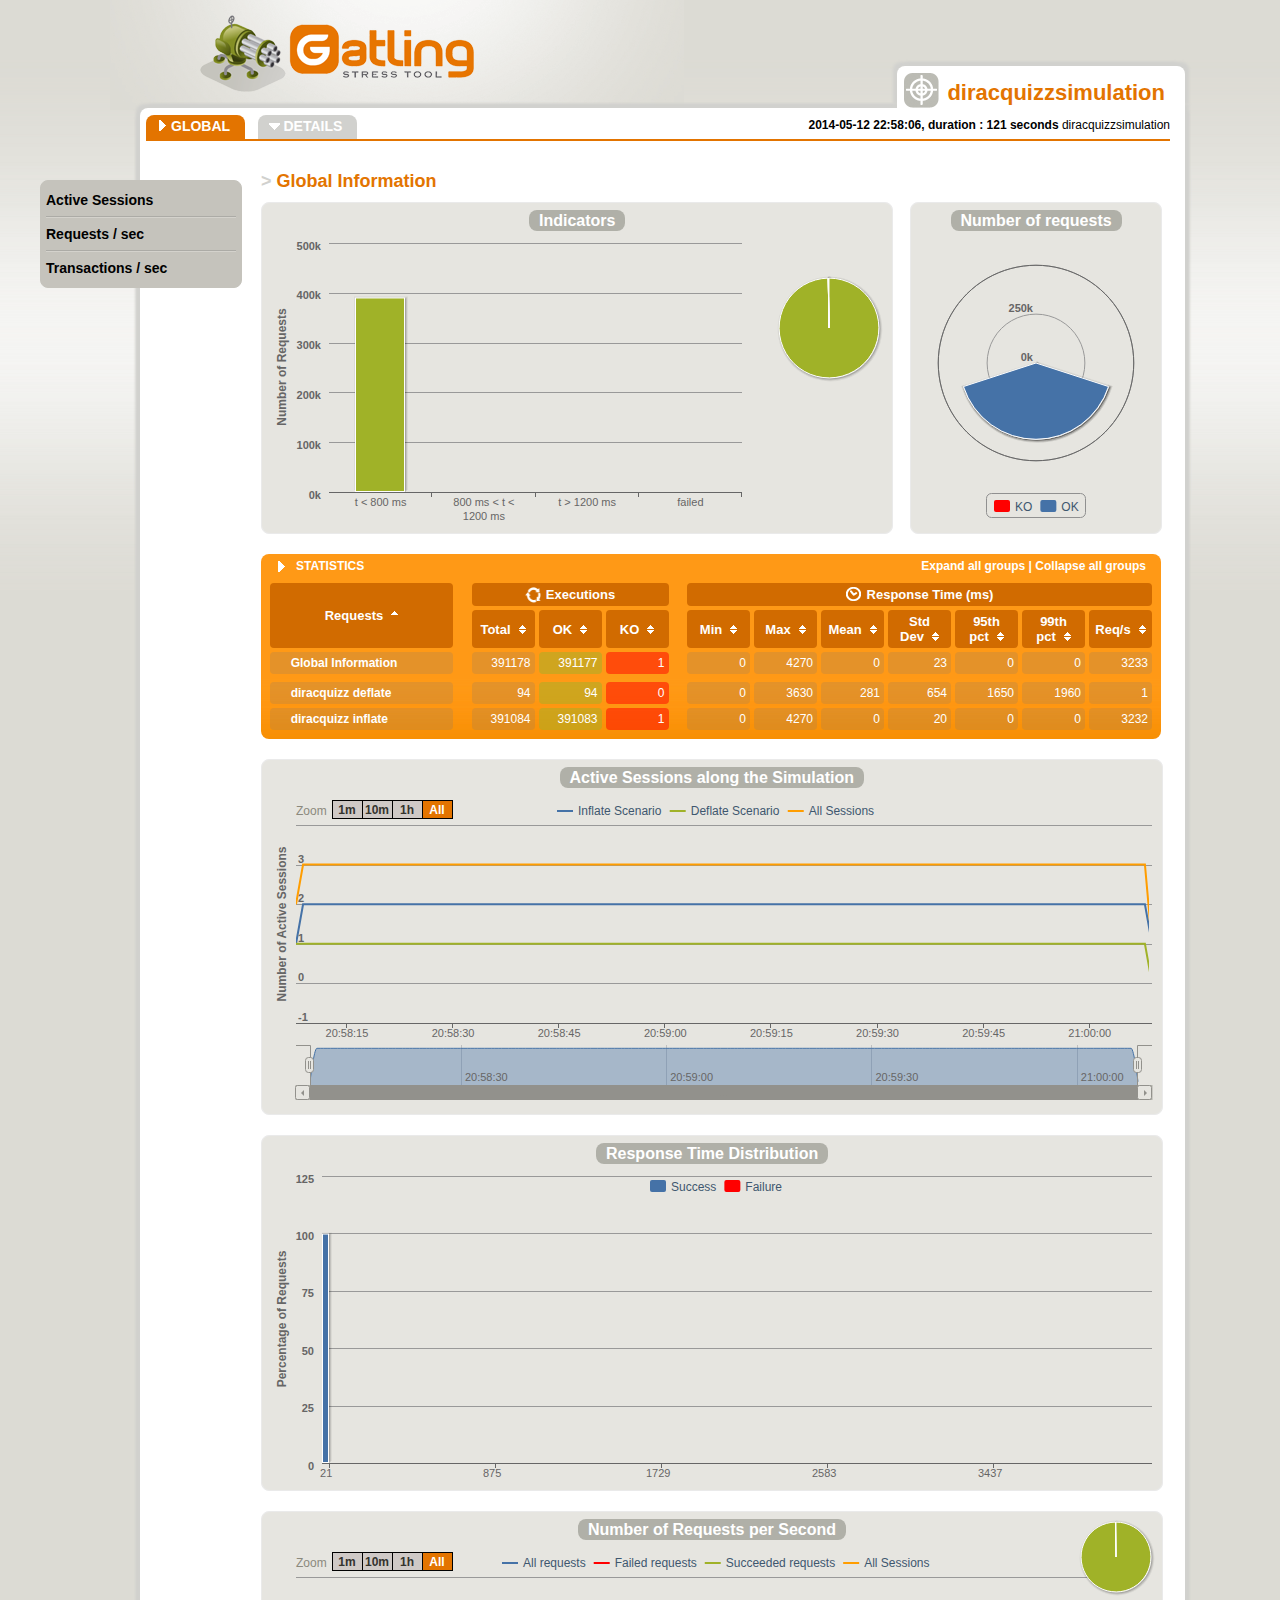
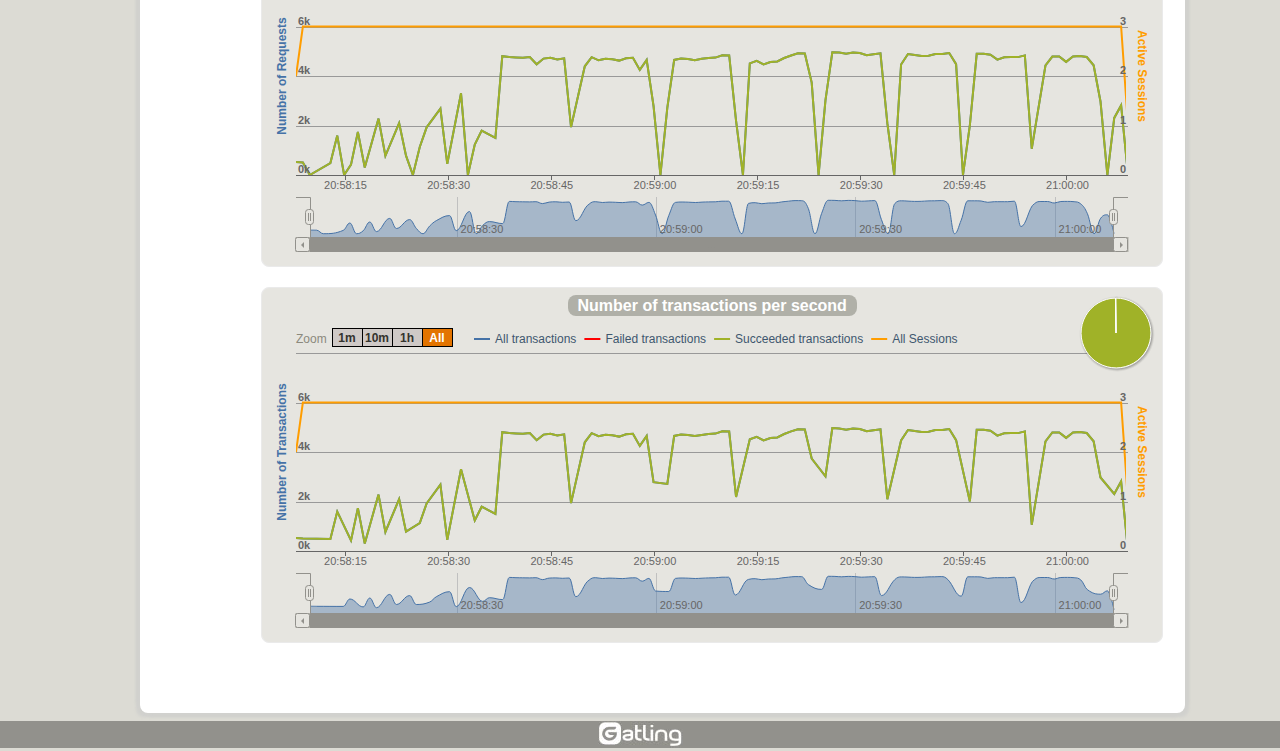
<file: gatling/diracquizzsimulation-20140512225806/index.html>
<!DOCTYPE html>
<html>
<head>
<meta charset="UTF-8">
<link rel="shortcut icon" type="image/x-icon" href="style/favicon.ico"/>
<link href="style/style.css" rel="stylesheet" type="text/css" />
<link href="style/bootstrap.min.css" rel="stylesheet" type="text/css" />
<title>Gatling Stats - Global Information</title>
</head>
<body>
<div class="frise"></div>
<div class="container details">
	<div class="head">
		<a href="http://gatling-tool.org" target="blank_" title="Gatling Home Page"><img alt="Gatling" src="style/logo.png"/></a>
	</div>
	<div class="main">
		<div class="cadre">
				<div class="onglet">
					<img src="style/cible.png" />
					<p><span>diracquizzsimulation</span></p>
				</div>
				<div class="content">
					<div class="sous-menu">
						<div class="item ouvert"><a href="index.html">GLOBAL</a></div>
						<div class="item"><a id="details_link" href="#">DETAILS</a></div>
						<p class="sim_desc" title="2014-05-12 22:58:06, duration : 121 seconds" data-content="diracquizzsimulation">
							<b>2014-05-12 22:58:06, duration : 121 seconds</b> diracquizzsimulation
						</p>
					</div>
					<div class="content-in">
						<h1><span>> </span>Global Information</h1>
						<div class="article">
													<div class="schema polar">
							<div id="container_number_of_requests"></div>
						</div>						<div class="schema demi">
							<div id="container_indicators" class="demi"></div>
						</div>						<div class="statistics extensible-geant collapsed">
							<div class="title">
								<div class="right">
									<span class="expand-all-button">Expand all groups</span> | <span class="collapse-all-button">Collapse all groups</span>
								</div>
								<div id="statistics_title" class="title_collapsed">STATISTICS <span>(Click here to show more)</span></div>
							</div>
							<table id="container_statistics_head" class="statistics-in extensible-geant">
								<thead>
									<tr>
										<th rowspan="2" id="col-1" class="header sortable sorted-up"><span>Requests</span></th>
										<th rowspan="2"></th>
										<th colspan="3" class="header"><span class="executions">Executions</span></th>
										<th rowspan="2"></th>
										<th colspan="7" class="header"><span class="response-time">Response Time (ms)</span></th>
									</tr>
									<tr>
										<th id="col-2" class="header sortable"><span>Total</span></th>
										<th id="col-3" class="header sortable"><span>OK</span></th>
										<th id="col-4" class="header sortable"><span>KO</span></th>
																				<th id="col-5" class="header sortable"><span>Min</span></th>
																				<th id="col-6" class="header sortable"><span>Max</span></th>
																				<th id="col-7" class="header sortable"><span>Mean</span></th>
																				<th id="col-8" class="header sortable"><span>Std Dev</span></th>
																				<th id="col-9" class="header sortable"><span>95th pct</span></th>
																				<th id="col-10" class="header sortable"><span>99th pct</span></th>
																				<th id="col-11" class="header sortable"><span>Req/s</span></th>
																			</tr>
								</thead>
								<tbody></tbody>
							</table>
							<div class="scrollable">
								<table id="container_statistics_body" class="statistics-in extensible-geant">
									<tbody></tbody>
								</table>
							</div>
						</div>						<div class="schema geant">
							<a name="active_sessions"></a>
							<div id="container_active_sessions" class="geant"></div>
						</div>						<div class="schema geant">
							<div id="container_distrib" class="geant"></div>
						</div>						<div class="schema geant">
							<a name="requests"></a>
							<div id="container_requests" class="geant"></div>
						</div>						<div class="schema geant">
							<a name="transactions"></a>
							<div id="container_transactions" class="geant"></div>
						</div>
						</div>
					</div>
				</div>
		</div>
	</div>
	<div class="nav">
		<ul></ul>
	</div>
</div>
<div class="foot">
	<a href="http://gatling-tool.org" title="Gatling Home Page"><img alt="Gatling" src="style/logo-gatling.jpg"/></a>
</div>
<script type="text/javascript" src="js/jquery.min.js"></script>
<script type="text/javascript" src="js/bootstrap.min.js"></script>
<script type="text/javascript" src="js/gatling.js"></script>
<script type="text/javascript" src="js/menu.js"></script>
<script type="text/javascript" src="js/all_sessions.js"></script>
<script type="text/javascript" src="js/stats.js"></script>
<script type="text/javascript" src="js/highcharts.js"></script>
<script type="text/javascript" src="js/highstock.js"></script>
<script type="text/javascript" src="js/highcharts-more.js"></script>
<script type="text/javascript" src="js/theme.js"></script>
<script type="text/javascript">

		var pageStats = stats.stats;
		$(document).ready(function() {
		$('.sim_desc').popover({trigger:'hover', placement:'bottom'});
		setDetailsLinkUrl();
				setGlobalMenu();
				setActiveMenu();
		fillStats(pageStats);
		////
function numberOfRequestsDataForGroup(group) {
	var data = {names: [], oks: [], kos: []};

	$.each(group.contents, function(contentName, content) {
		if (content.type == 'GROUP') {
			var result = numberOfRequestsDataForGroup(content);
			data.names = data.names.concat(result.names);
			data.oks = data.oks.concat(result.oks);
			data.kos = data.kos.concat(result.kos);
		}
		else if (content.type == 'REQUEST') {
			data.names.push(content.path);
			data.oks.push(parseInt(content.stats.numberOfRequests.ok));
			data.kos.push(parseInt(content.stats.numberOfRequests.ko));
		}
	});

	return data;
}

var numberOfRequestsData = numberOfRequestsDataForGroup(stats);

new Highcharts.Chart({

	chart:{
		renderTo:'container_number_of_requests',
		polar:true,
		type:'column',
		height:330
	},

	credits:{
		enabled:false
	},

	title:{
		text:'<span class="chart_title">Number of requests</span>',
		useHTML: true
	},

	xAxis:{
		tickmarkPlacement:'on',
		categories:numberOfRequestsData.names,
		labels:{enabled:false}
	},

	yAxis:{
		min:0
	},

	plotOptions:{
		series:{
			stacking:'normal',
			groupPadding:0,
			pointPlacement:'on'
		}
	},

	series:[
		{
			name:'KO',
			data:numberOfRequestsData.kos,
			color:"#FF0000"
		},
		{
			name:'OK',
			data:numberOfRequestsData.oks,
			color:"#4572A7"
		}
	]
});
Highcharts.setOptions({
	global: {
		useUTC: false
	}
});

var indicatorsChart = new Highcharts.Chart({
	chart: {
		renderTo: 'container_indicators',
		marginRight: 150
	},
	credits: {
		enabled: false
	},
	legend: {
		enabled: false
	},
	title: {
	 text: 'A title to let highcharts reserve the place for the title set later'
	},
	xAxis: {
		categories: [pageStats.group1.name,pageStats.group2.name,pageStats.group3.name,pageStats.group4.name]
	},
	yAxis: {
		title: {
			text: 'Number of Requests'
		}
	},
	tooltip: {
		formatter: function() {
			var s;
			if (this.point.name) { // the pie chart
				s = ''+ this.point.name +': '+ this.y +' requests';
			} else {
				s = ''+ this.y + ' requests';
			}
			return s;
		}
	},
	plotOptions: {
		series: {
			stacking: 'normal'
		}
	},
	series: [
		{
			type: 'column',
			color: '#A0B228',
			data: [pageStats.group1.count,0,0,0],
			tooltip: { yDecimals: 0, ySuffix: 'ms' }
		},
		{
			type: 'column',
			color: '#FFDD00',
			data: [0,pageStats.group2.count,0,0],
			tooltip: { yDecimals: 0, ySuffix: 'ms' }
		},
		{
			type: 'column',
			color: '#FF9D00',
			data: [0,0,pageStats.group3.count,0],
			tooltip: { yDecimals: 0, ySuffix: 'ms' }
		},
		{
			type: 'column',
			color: '#FF0000',
			data: [0,0,0,pageStats.group4.count],
			tooltip: { yDecimals: 0, ySuffix: 'ms' }
		},
		{
			type: 'pie',
			name: 'Percentages',
			data: [
				{
					name: pageStats.group1.name,
					y: pageStats.group1.percentage,
					color: '#A0B228'
				},
				{
					name: pageStats.group2.name,
					y: pageStats.group2.percentage,
					color: '#FFDD00'
				},
				{
					name: pageStats.group3.name,
					y: pageStats.group3.percentage,
					color: '#FF9D00'
				},
				{
					name: pageStats.group4.name,
					y: pageStats.group4.percentage,
					color: '#FF0000'
				}
			],
			center: [500, 85],
			size: 100,
			showInLegend: false,
			dataLabels: { enabled: false }
		}
	]
});

indicatorsChart.setTitle({
	text: '<span class="chart_title">Indicators</span>',
	useHTML: true
});
//////
function generateHtmlRow(request, level, index, parent, group) {
	if (request.name == 'Global Information')
		var url = 'index.html';
	else
		var url ='req_' + request.pathFormatted + '.html';

	if (group)
		var expandButtonStyle = '';
	else
		var expandButtonStyle = ' hidden';

	return '<tr id="' + request.pathFormatted + '" class="child-of-' + parent + '"> 		<td class="total col-1"> 			<span id="' + request.pathFormatted + '" style="margin-left: ' + (level * 10) + 'px;" class="expand-button' + expandButtonStyle + '">&nbsp;</span> 			<a href="' + url +'">' + request.name + '</a><span class="value" style="display:none;">' + index + '</span> 		</td> 		<td></td> 		<td class="value total col-2">' + request.stats.numberOfRequests.total + '</td> 		<td class="value ok col-3">' + request.stats.numberOfRequests.ok + '</td> 		<td class="value ko col-4">' + request.stats.numberOfRequests.ko + '</td> 		<td></td> 		<td class="value total col-5">' + request.stats.minResponseTime.total + '</td> 		<td class="value total col-6">' + request.stats.maxResponseTime.total + '</td> 		<td class="value total col-7">' + request.stats.meanResponseTime.total + '</td> 		<td class="value total col-8">' + request.stats.standardDeviation.total + '</td> 		<td class="value total col-9">' + request.stats.percentiles1.total + '</td> 		<td class="value total col-10">' + request.stats.percentiles2.total + '</td> 		<td class="value total col-11">' + request.stats.meanNumberOfRequestsPerSecond.total + '</td> 		</tr>';
}

function generateHtmlRowsForGroup(group, level, index, parent) {
	var buffer = '';

	if (!parent)
		parent = 'ROOT';
	else {
		buffer += generateHtmlRow(group, level - 1, index, parent, true);
		index++;
		parent = group.pathFormatted;
	}

	$.each(group.contents, function(contentName, content) {
		if (content.type == 'GROUP') {
			var result = generateHtmlRowsForGroup(content, level + 1, index, parent);
			buffer += result.html;
			index = result.index;
		}
		else if (content.type == 'REQUEST') {
			buffer += generateHtmlRow(content, level, index, parent);
			index++;
		}
	});

	return { html: buffer, index: index };
}

$('#container_statistics_head tbody').append(generateHtmlRow(stats, 0, 0));

var lines = generateHtmlRowsForGroup(stats, 0, 0)
$('#container_statistics_body tbody').append(lines.html);

$('#container_statistics_head').sortable('#container_statistics_body');
$('.statistics').expandable();

if (lines.index < 30) {
	$('#statistics_title span').attr('style', 'display: none;');
	$('#statistics_title').attr('style', 'cursor: auto;')
}
else {
	$('#statistics_title').click(function(){
		$(this).toggleClass('title_collapsed').toggleClass('title_not_collapsed');
		$('#container_statistics_body').parent().toggleClass('scrollable').toggleClass('');
	});
}
Highcharts.setOptions({
	global: {
		useUTC: false
	}
});

allSessionsData.yAxis = 0;

var allSessionsChart = new Highcharts.StockChart({
	chart: {
		renderTo: 'container_active_sessions',
		zoomType: 'x'
	},
	credits: {
		enabled: false
	},
	legend: {
		enabled: true,
		floating: true,
		y: -285,
		borderWidth: 0
	},
	title: {
	  text: 'A title to let highcharts reserve the place for the title set later'
	},
	rangeSelector: {
		buttons : [{
		type : 'minute',
		count : 1,
		text : '1m'
	}, {
		type : 'minute',
		count : 10,
		text : '10m'
	}, {
		type : 'hour',
		count : 1,
		text : '1h'
	}, {
		type : 'all',
		count : 1,
		text : 'All'
	}],
	selected : 3,
	inputEnabled : false
	},
	xAxis: {
		type: 'datetime',
		ordinal: false,
		maxZoom: 10000 // three days
	},
	yAxis: {
		title: {
			text: 'Number of Active Sessions'
		}
	},
	series: [
				{
			color: '#4572A7'
, name: 'Inflate Scenario'
, data: [
[1399928287799,1],[1399928288799,2],[1399928289799,2],[1399928290799,2],[1399928291799,2],[1399928292799,2],[1399928293799,2],[1399928294799,2],[1399928295799,2],[1399928296799,2],[1399928297799,2],[1399928298799,2],[1399928299799,2],[1399928300799,2],[1399928301799,2],[1399928302799,2],[1399928303799,2],[1399928304799,2],[1399928305799,2],[1399928306799,2],[1399928307799,2],[1399928308799,2],[1399928309799,2],[1399928310799,2],[1399928311799,2],[1399928312799,2],[1399928313799,2],[1399928314799,2],[1399928315799,2],[1399928316799,2],[1399928317799,2],[1399928318799,2],[1399928319799,2],[1399928320799,2],[1399928321799,2],[1399928322799,2],[1399928323799,2],[1399928324799,2],[1399928325799,2],[1399928326799,2],[1399928327799,2],[1399928328799,2],[1399928329799,2],[1399928330799,2],[1399928331799,2],[1399928332799,2],[1399928333799,2],[1399928334799,2],[1399928335799,2],[1399928336799,2],[1399928337799,2],[1399928338799,2],[1399928339799,2],[1399928340799,2],[1399928341799,2],[1399928342799,2],[1399928343799,2],[1399928344799,2],[1399928345799,2],[1399928346799,2],[1399928347799,2],[1399928348799,2],[1399928349799,2],[1399928350799,2],[1399928351799,2],[1399928352799,2],[1399928353799,2],[1399928354799,2],[1399928355799,2],[1399928356799,2],[1399928357799,2],[1399928358799,2],[1399928359799,2],[1399928360799,2],[1399928361799,2],[1399928362799,2],[1399928363799,2],[1399928364799,2],[1399928365799,2],[1399928366799,2],[1399928367799,2],[1399928368799,2],[1399928369799,2],[1399928370799,2],[1399928371799,2],[1399928372799,2],[1399928373799,2],[1399928374799,2],[1399928375799,2],[1399928376799,2],[1399928377799,2],[1399928378799,2],[1399928379799,2],[1399928380799,2],[1399928381799,2],[1399928382799,2],[1399928383799,2],[1399928384799,2],[1399928385799,2],[1399928386799,2],[1399928387799,2],[1399928388799,2],[1399928389799,2],[1399928390799,2],[1399928391799,2],[1399928392799,2],[1399928393799,2],[1399928394799,2],[1399928395799,2],[1399928396799,2],[1399928397799,2],[1399928398799,2],[1399928399799,2],[1399928400799,2],[1399928401799,2],[1399928402799,2],[1399928403799,2],[1399928404799,2],[1399928405799,2],[1399928406799,2],[1399928407799,2],[1399928408799,1]]
, tooltip: { yDecimals: 0, ySuffix: '' }		},
				{
			color: '#A0B228'
, name: 'Deflate Scenario'
, data: [
[1399928287799,1],[1399928288799,1],[1399928289799,1],[1399928290799,1],[1399928291799,1],[1399928292799,1],[1399928293799,1],[1399928294799,1],[1399928295799,1],[1399928296799,1],[1399928297799,1],[1399928298799,1],[1399928299799,1],[1399928300799,1],[1399928301799,1],[1399928302799,1],[1399928303799,1],[1399928304799,1],[1399928305799,1],[1399928306799,1],[1399928307799,1],[1399928308799,1],[1399928309799,1],[1399928310799,1],[1399928311799,1],[1399928312799,1],[1399928313799,1],[1399928314799,1],[1399928315799,1],[1399928316799,1],[1399928317799,1],[1399928318799,1],[1399928319799,1],[1399928320799,1],[1399928321799,1],[1399928322799,1],[1399928323799,1],[1399928324799,1],[1399928325799,1],[1399928326799,1],[1399928327799,1],[1399928328799,1],[1399928329799,1],[1399928330799,1],[1399928331799,1],[1399928332799,1],[1399928333799,1],[1399928334799,1],[1399928335799,1],[1399928336799,1],[1399928337799,1],[1399928338799,1],[1399928339799,1],[1399928340799,1],[1399928341799,1],[1399928342799,1],[1399928343799,1],[1399928344799,1],[1399928345799,1],[1399928346799,1],[1399928347799,1],[1399928348799,1],[1399928349799,1],[1399928350799,1],[1399928351799,1],[1399928352799,1],[1399928353799,1],[1399928354799,1],[1399928355799,1],[1399928356799,1],[1399928357799,1],[1399928358799,1],[1399928359799,1],[1399928360799,1],[1399928361799,1],[1399928362799,1],[1399928363799,1],[1399928364799,1],[1399928365799,1],[1399928366799,1],[1399928367799,1],[1399928368799,1],[1399928369799,1],[1399928370799,1],[1399928371799,1],[1399928372799,1],[1399928373799,1],[1399928374799,1],[1399928375799,1],[1399928376799,1],[1399928377799,1],[1399928378799,1],[1399928379799,1],[1399928380799,1],[1399928381799,1],[1399928382799,1],[1399928383799,1],[1399928384799,1],[1399928385799,1],[1399928386799,1],[1399928387799,1],[1399928388799,1],[1399928389799,1],[1399928390799,1],[1399928391799,1],[1399928392799,1],[1399928393799,1],[1399928394799,1],[1399928395799,1],[1399928396799,1],[1399928397799,1],[1399928398799,1],[1399928399799,1],[1399928400799,1],[1399928401799,1],[1399928402799,1],[1399928403799,1],[1399928404799,1],[1399928405799,1],[1399928406799,1],[1399928407799,1],[1399928408799,0]]
, tooltip: { yDecimals: 0, ySuffix: '' }		},
				allSessionsData
	]
});


allSessionsChart.setTitle({
	text: '<span class="chart_title">Active Sessions along the Simulation</span>',
	useHTML: true
});

allSessionsData.yAxis = 1;
var responseTimeDistributionChart = new Highcharts.Chart({
	chart: {
		renderTo: 'container_distrib',
		type: 'column'
	},
	credits: {
		enabled: false
	},
	legend: {
		enabled: true,
		floating: true,
		y: -285,
		borderWidth: 0
	},
	title: {
		text: 'A title to let highcharts reserve the place for the title set later'
	},
	xAxis: {
		categories: ['21', '64', '107', '149', '192', '235', '278', '320', '363', '406', '448', '491', '534', '576', '619', '662', '705', '747', '790', '833', '875', '918', '961', '1003', '1046', '1089', '1132', '1174', '1217', '1260', '1302', '1345', '1388', '1430', '1473', '1516', '1559', '1601', '1644', '1687', '1729', '1772', '1815', '1857', '1900', '1943', '1986', '2028', '2071', '2114', '2156', '2199', '2242', '2284', '2327', '2370', '2413', '2455', '2498', '2541', '2583', '2626', '2669', '2711', '2754', '2797', '2840', '2882', '2925', '2968', '3010', '3053', '3096', '3138', '3181', '3224', '3267', '3309', '3352', '3395', '3437', '3480', '3523', '3565', '3608', '3651', '3694', '3736', '3779', '3822', '3864', '3907', '3950', '3992', '4035', '4078', '4121', '4163', '4206', '4249'],
		tickInterval: 20
	},
	yAxis: {
		min: 0,
		title: {
			text: 'Percentage of Requests'
		}
	},
	tooltip: {
		formatter: function() {
			return '<b>'+ this.x +' ms</b><br/>'+
			this.series.name +': '+ this.y +' %<br/>'+
			'Total: '+ this.point.stackTotal + ' %';
		}
	},
	plotOptions: {
		series: {
			groupPadding: 0,
			stacking: 'normal'
		}
	},
	series: [
			{
		type: 'column'
, color: '#4572A7'
, name: 'Success'
, data: [
100,0,0,0,0,0,0,0,0,0,0,0,0,0,0,0,0,0,0,0,0,0,0,0,0,0,0,0,0,0,0,0,0,0,0,0,0,0,0,0,0,0,0,0,0,0,0,0,0,0,0,0,0,0,0,0,0,0,0,0,0,0,0,0,0,0,0,0,0,0,0,0,0,0,0,0,0,0,0,0,0,0,0,0,0,0,0,0,0,0,0,0,0,0,0,0,0,0,0,0]
, tooltip: { yDecimals: 0, ySuffix: 'ms' }	},		{
		type: 'column'
, color: '#FF0000'
, name: 'Failure'
, data: [
0,0,0,0,0,0,0,0,0,0,0,0,0,0,0,0,0,0,0,0,0,0,0,0,0,0,0,0,0,0,0,0,0,0,0,0,0,0,0,0,0,0,0,0,0,0,0,0,0,0,0,0,0,0,0,0,0,0,0,0,0,0,0,0,0,0,0,0,0,0,0,0,0,0,0,0,0,0,0,0,0,0,0,0,0,0,0,0,0,0,0,0,0,0,0,0,0,0,0,0]
, tooltip: { yDecimals: 0, ySuffix: 'ms' }	}		]
});

responseTimeDistributionChart.setTitle({
	text: '<span class="chart_title">Response Time Distribution</span>',
	useHTML: true
});

Highcharts.setOptions({
	global: {
		useUTC: false
	}
});

var requestsChart = new Highcharts.StockChart({
	chart: {
		renderTo: 'container_requests',
		zoomType: 'x'
	},
	credits: {
		enabled: false
	},
	legend: {
		enabled: true,
		floating: true,
		y: -285,
		borderWidth: 0
	},
	title: {
		text: 'A title to let highcharts reserve the place for the title set later'
	},
	rangeSelector: {
			buttons : [{
			type : 'minute',
			count : 1,
			text : '1m'
		}, {
			type : 'minute',
			count : 10,
			text : '10m'
		}, {
			type : 'hour',
			count : 1,
			text : '1h'
		}, {
			type : 'all',
			count : 1,
			text : 'All'
		}],
		selected : 3,
		inputEnabled : false
	},
	xAxis: {
		type: 'datetime',
		ordinal: false,
		maxZoom: 10000 // three days
	},
	yAxis:[
	{
		min: 0,
		title: {
			text: 'Number of Requests',
			style: {
				color: '#4572A7'
			}
		}
	}, {
		min: 0,
		title: {
			text: 'Active Sessions',
			style: {
				color: '#FF9D00'
			}
		},
		opposite: true
	}],
	series:
	[
				{
			color: '#4572A7'
, name: 'All requests'
, data: [
[1399928287799,525],[1399928288799,510],[1399928289799,1],[1399928292799,485],[1399928293799,1592],[1399928294799,1],[1399928295799,422],[1399928296799,1736],[1399928297799,302],[1399928299799,2277],[1399928300799,774],[1399928302799,2102],[1399928303799,780],[1399928304799,1],[1399928305799,1131],[1399928306799,1926],[1399928308799,2683],[1399928309799,449],[1399928311799,3299],[1399928312799,1],[1399928313799,1233],[1399928314799,1793],[1399928316799,1500],[1399928317799,4802],[1399928318799,4767],[1399928319799,4752],[1399928320799,4735],[1399928321799,4763],[1399928322799,4474],[1399928323799,4704],[1399928324799,4739],[1399928325799,4666],[1399928326799,4716],[1399928327799,1935],[1399928329799,4390],[1399928330799,4760],[1399928331799,4636],[1399928332799,4697],[1399928333799,4676],[1399928334799,4622],[1399928335799,4720],[1399928336799,4738],[1399928337799,4247],[1399928338799,4651],[1399928339799,2781],[1399928340799,1],[1399928341799,2712],[1399928342799,4651],[1399928343799,4710],[1399928344799,4689],[1399928345799,4640],[1399928346799,4693],[1399928347799,4731],[1399928348799,4742],[1399928349799,4839],[1399928350799,4828],[1399928351799,2187],[1399928352799,1],[1399928353799,4511],[1399928354799,4610],[1399928355799,4465],[1399928356799,4561],[1399928357799,4584],[1399928358799,4727],[1399928359799,4830],[1399928360799,4920],[1399928361799,4911],[1399928362799,3735],[1399928363799,1],[1399928364799,3017],[1399928365799,4963],[1399928366799,4948],[1399928367799,4899],[1399928368799,4951],[1399928369799,4929],[1399928370799,4835],[1399928371799,4882],[1399928372799,4916],[1399928373799,2094],[1399928374799,1],[1399928375799,4464],[1399928376799,4888],[1399928377799,4843],[1399928378799,4811],[1399928379799,4817],[1399928380799,4886],[1399928381799,4890],[1399928382799,4928],[1399928383799,4480],[1399928384799,1],[1399928385799,2001],[1399928386799,4900],[1399928387799,4900],[1399928388799,4859],[1399928389799,4663],[1399928390799,4758],[1399928391799,4764],[1399928392799,4763],[1399928393799,4832],[1399928394799,1059],[1399928396799,4431],[1399928397799,4785],[1399928398799,4792],[1399928399799,4568],[1399928400799,4786],[1399928401799,4805],[1399928402799,4766],[1399928403799,4433],[1399928404799,2970],[1399928405799,1],[1399928406799,2306],[1399928407799,2814],[1399928408799,6]]
, tooltip: { yDecimals: 0, ySuffix: '' }		},
				{
			color: '#FF0000'
, name: 'Failed requests'
, data: [
[1399928337799,1]]
, tooltip: { yDecimals: 0, ySuffix: '' }		},
				{
			color: '#A0B228'
, name: 'Succeeded requests'
, data: [
[1399928287799,525],[1399928288799,510],[1399928289799,1],[1399928292799,485],[1399928293799,1592],[1399928294799,1],[1399928295799,422],[1399928296799,1736],[1399928297799,302],[1399928299799,2277],[1399928300799,774],[1399928302799,2102],[1399928303799,780],[1399928304799,1],[1399928305799,1131],[1399928306799,1926],[1399928308799,2683],[1399928309799,449],[1399928311799,3299],[1399928312799,1],[1399928313799,1233],[1399928314799,1793],[1399928316799,1500],[1399928317799,4802],[1399928318799,4767],[1399928319799,4752],[1399928320799,4735],[1399928321799,4763],[1399928322799,4474],[1399928323799,4704],[1399928324799,4739],[1399928325799,4666],[1399928326799,4716],[1399928327799,1935],[1399928329799,4390],[1399928330799,4760],[1399928331799,4636],[1399928332799,4697],[1399928333799,4676],[1399928334799,4622],[1399928335799,4720],[1399928336799,4738],[1399928337799,4246],[1399928338799,4651],[1399928339799,2781],[1399928340799,1],[1399928341799,2712],[1399928342799,4651],[1399928343799,4710],[1399928344799,4689],[1399928345799,4640],[1399928346799,4693],[1399928347799,4731],[1399928348799,4742],[1399928349799,4839],[1399928350799,4828],[1399928351799,2187],[1399928352799,1],[1399928353799,4511],[1399928354799,4610],[1399928355799,4465],[1399928356799,4561],[1399928357799,4584],[1399928358799,4727],[1399928359799,4830],[1399928360799,4920],[1399928361799,4911],[1399928362799,3735],[1399928363799,1],[1399928364799,3017],[1399928365799,4963],[1399928366799,4948],[1399928367799,4899],[1399928368799,4951],[1399928369799,4929],[1399928370799,4835],[1399928371799,4882],[1399928372799,4916],[1399928373799,2094],[1399928374799,1],[1399928375799,4464],[1399928376799,4888],[1399928377799,4843],[1399928378799,4811],[1399928379799,4817],[1399928380799,4886],[1399928381799,4890],[1399928382799,4928],[1399928383799,4480],[1399928384799,1],[1399928385799,2001],[1399928386799,4900],[1399928387799,4900],[1399928388799,4859],[1399928389799,4663],[1399928390799,4758],[1399928391799,4764],[1399928392799,4763],[1399928393799,4832],[1399928394799,1059],[1399928396799,4431],[1399928397799,4785],[1399928398799,4792],[1399928399799,4568],[1399928400799,4786],[1399928401799,4805],[1399928402799,4766],[1399928403799,4433],[1399928404799,2970],[1399928405799,1],[1399928406799,2306],[1399928407799,2814],[1399928408799,6]]
, tooltip: { yDecimals: 0, ySuffix: '' }		},
				allSessionsData,
		{
			type: 'pie',
name: 'Distribution',
data: [
{name: 'Success', y: 391177, color: '#A0B228'},{name: 'Failures', y: 1, color: '#FF0000'}],
center: [820, -20],
size: 70,
showInLegend: false,
dataLabels: { enabled: false },
dataGrouping: { enabled: false }		}
	]
});

requestsChart.setTitle({
	text: '<span class="chart_title">Number of Requests per Second</span>',
	useHTML: true
});
Highcharts.setOptions({
	global: {
		useUTC: false
	}
});

var transactionsChart = new Highcharts.StockChart({
	chart: {
		renderTo: 'container_transactions',
		zoomType: 'x'
	},
	credits: {
		enabled: false
	},
	legend: {
		enabled: true,
		floating: true,
		y: -285,
		borderWidth: 0
	},
	title: {
		text: 'A title to let highcharts reserve the place for the title set later'
	},
	rangeSelector: {
		buttons : [{
			type : 'minute',
			count : 1,
			text : '1m'
		}, {
			type : 'minute',
			count : 10,
			text : '10m'
		}, {
			type : 'hour',
			count : 1,
			text : '1h'
		}, {
			type : 'all',
			count : 1,
			text : 'All'
		}],
		selected : 3,
		inputEnabled : false
	},
	xAxis: {
		type: 'datetime',
		ordinal: false,
		maxZoom: 10000 // three days
	},
	yAxis:[
	{
		min: 0,
		title: {
			text: 'Number of Transactions',
			style: {
				color: '#4572A7'
			}
		}
	}, {
		min: 0,
		title: {
			text: 'Active Sessions',
			style: {
				color: '#FF9D00'
			}
		},
		opposite: true
	}],
	series:
	[
				{
			color: '#4572A7'
, name: 'All transactions'
, data: [
[1399928287799,524],[1399928288799,509],[1399928292799,487],[1399928293799,1591],[1399928295799,424],[1399928296799,1735],[1399928297799,301],[1399928299799,2278],[1399928300799,773],[1399928302799,2103],[1399928303799,780],[1399928305799,1132],[1399928306799,1925],[1399928308799,2684],[1399928309799,448],[1399928311799,3300],[1399928313799,1235],[1399928314799,1791],[1399928316799,1502],[1399928317799,4801],[1399928318799,4767],[1399928319799,4753],[1399928320799,4735],[1399928321799,4762],[1399928322799,4475],[1399928323799,4704],[1399928324799,4738],[1399928325799,4667],[1399928326799,4715],[1399928327799,1934],[1399928329799,4391],[1399928330799,4760],[1399928331799,4637],[1399928332799,4697],[1399928333799,4676],[1399928334799,4622],[1399928335799,4719],[1399928336799,4739],[1399928337799,4246],[1399928338799,4651],[1399928339799,2781],[1399928341799,2713],[1399928342799,4651],[1399928343799,4710],[1399928344799,4689],[1399928345799,4641],[1399928346799,4692],[1399928347799,4731],[1399928348799,4742],[1399928349799,4839],[1399928350799,4829],[1399928351799,2186],[1399928353799,4512],[1399928354799,4610],[1399928355799,4465],[1399928356799,4562],[1399928357799,4584],[1399928358799,4726],[1399928359799,4831],[1399928360799,4920],[1399928361799,4910],[1399928362799,3735],[1399928364799,3018],[1399928365799,4964],[1399928366799,4947],[1399928367799,4899],[1399928368799,4952],[1399928369799,4928],[1399928370799,4835],[1399928371799,4882],[1399928372799,4916],[1399928373799,2094],[1399928375799,4466],[1399928376799,4887],[1399928377799,4843],[1399928378799,4812],[1399928379799,4816],[1399928380799,4886],[1399928381799,4890],[1399928382799,4928],[1399928383799,4480],[1399928385799,2002],[1399928386799,4900],[1399928387799,4901],[1399928388799,4859],[1399928389799,4663],[1399928390799,4757],[1399928391799,4764],[1399928392799,4764],[1399928393799,4831],[1399928394799,1058],[1399928396799,4432],[1399928397799,4786],[1399928398799,4791],[1399928399799,4568],[1399928400799,4787],[1399928401799,4804],[1399928402799,4766],[1399928403799,4433],[1399928404799,2970],[1399928406799,2307],[1399928407799,2816],[1399928408799,6]]
, tooltip: { yDecimals: 0, ySuffix: '' }		},
				{
			color: '#FF0000'
, name: 'Failed transactions'
, data: [
[1399928337799,1]]
, tooltip: { yDecimals: 0, ySuffix: '' }		},
				{
			color: '#A0B228'
, name: 'Succeeded transactions'
, data: [
[1399928287799,524],[1399928288799,509],[1399928292799,487],[1399928293799,1591],[1399928295799,424],[1399928296799,1735],[1399928297799,301],[1399928299799,2278],[1399928300799,773],[1399928302799,2103],[1399928303799,780],[1399928305799,1132],[1399928306799,1925],[1399928308799,2684],[1399928309799,448],[1399928311799,3300],[1399928313799,1235],[1399928314799,1791],[1399928316799,1502],[1399928317799,4801],[1399928318799,4767],[1399928319799,4753],[1399928320799,4735],[1399928321799,4762],[1399928322799,4475],[1399928323799,4704],[1399928324799,4738],[1399928325799,4667],[1399928326799,4715],[1399928327799,1934],[1399928329799,4391],[1399928330799,4760],[1399928331799,4637],[1399928332799,4697],[1399928333799,4676],[1399928334799,4622],[1399928335799,4719],[1399928336799,4739],[1399928337799,4245],[1399928338799,4651],[1399928339799,2781],[1399928341799,2713],[1399928342799,4651],[1399928343799,4710],[1399928344799,4689],[1399928345799,4641],[1399928346799,4692],[1399928347799,4731],[1399928348799,4742],[1399928349799,4839],[1399928350799,4829],[1399928351799,2186],[1399928353799,4512],[1399928354799,4610],[1399928355799,4465],[1399928356799,4562],[1399928357799,4584],[1399928358799,4726],[1399928359799,4831],[1399928360799,4920],[1399928361799,4910],[1399928362799,3735],[1399928364799,3018],[1399928365799,4964],[1399928366799,4947],[1399928367799,4899],[1399928368799,4952],[1399928369799,4928],[1399928370799,4835],[1399928371799,4882],[1399928372799,4916],[1399928373799,2094],[1399928375799,4466],[1399928376799,4887],[1399928377799,4843],[1399928378799,4812],[1399928379799,4816],[1399928380799,4886],[1399928381799,4890],[1399928382799,4928],[1399928383799,4480],[1399928385799,2002],[1399928386799,4900],[1399928387799,4901],[1399928388799,4859],[1399928389799,4663],[1399928390799,4757],[1399928391799,4764],[1399928392799,4764],[1399928393799,4831],[1399928394799,1058],[1399928396799,4432],[1399928397799,4786],[1399928398799,4791],[1399928399799,4568],[1399928400799,4787],[1399928401799,4804],[1399928402799,4766],[1399928403799,4433],[1399928404799,2970],[1399928406799,2307],[1399928407799,2816],[1399928408799,6]]
, tooltip: { yDecimals: 0, ySuffix: '' }		},
				allSessionsData,
		{
			type: 'pie',
name: 'Distribution',
data: [
{name: 'Success', y: 391177, color: '#A0B228'},{name: 'Failures', y: 1, color: '#FF0000'}],
center: [820, -20],
size: 70,
showInLegend: false,
dataLabels: { enabled: false },
dataGrouping: { enabled: false }		}
	]
});

transactionsChart.setTitle({
	text: '<span class="chart_title">Number of transactions per second</span>',
	useHTML: true
});
	});

</script>
</body>
</html>
</file>
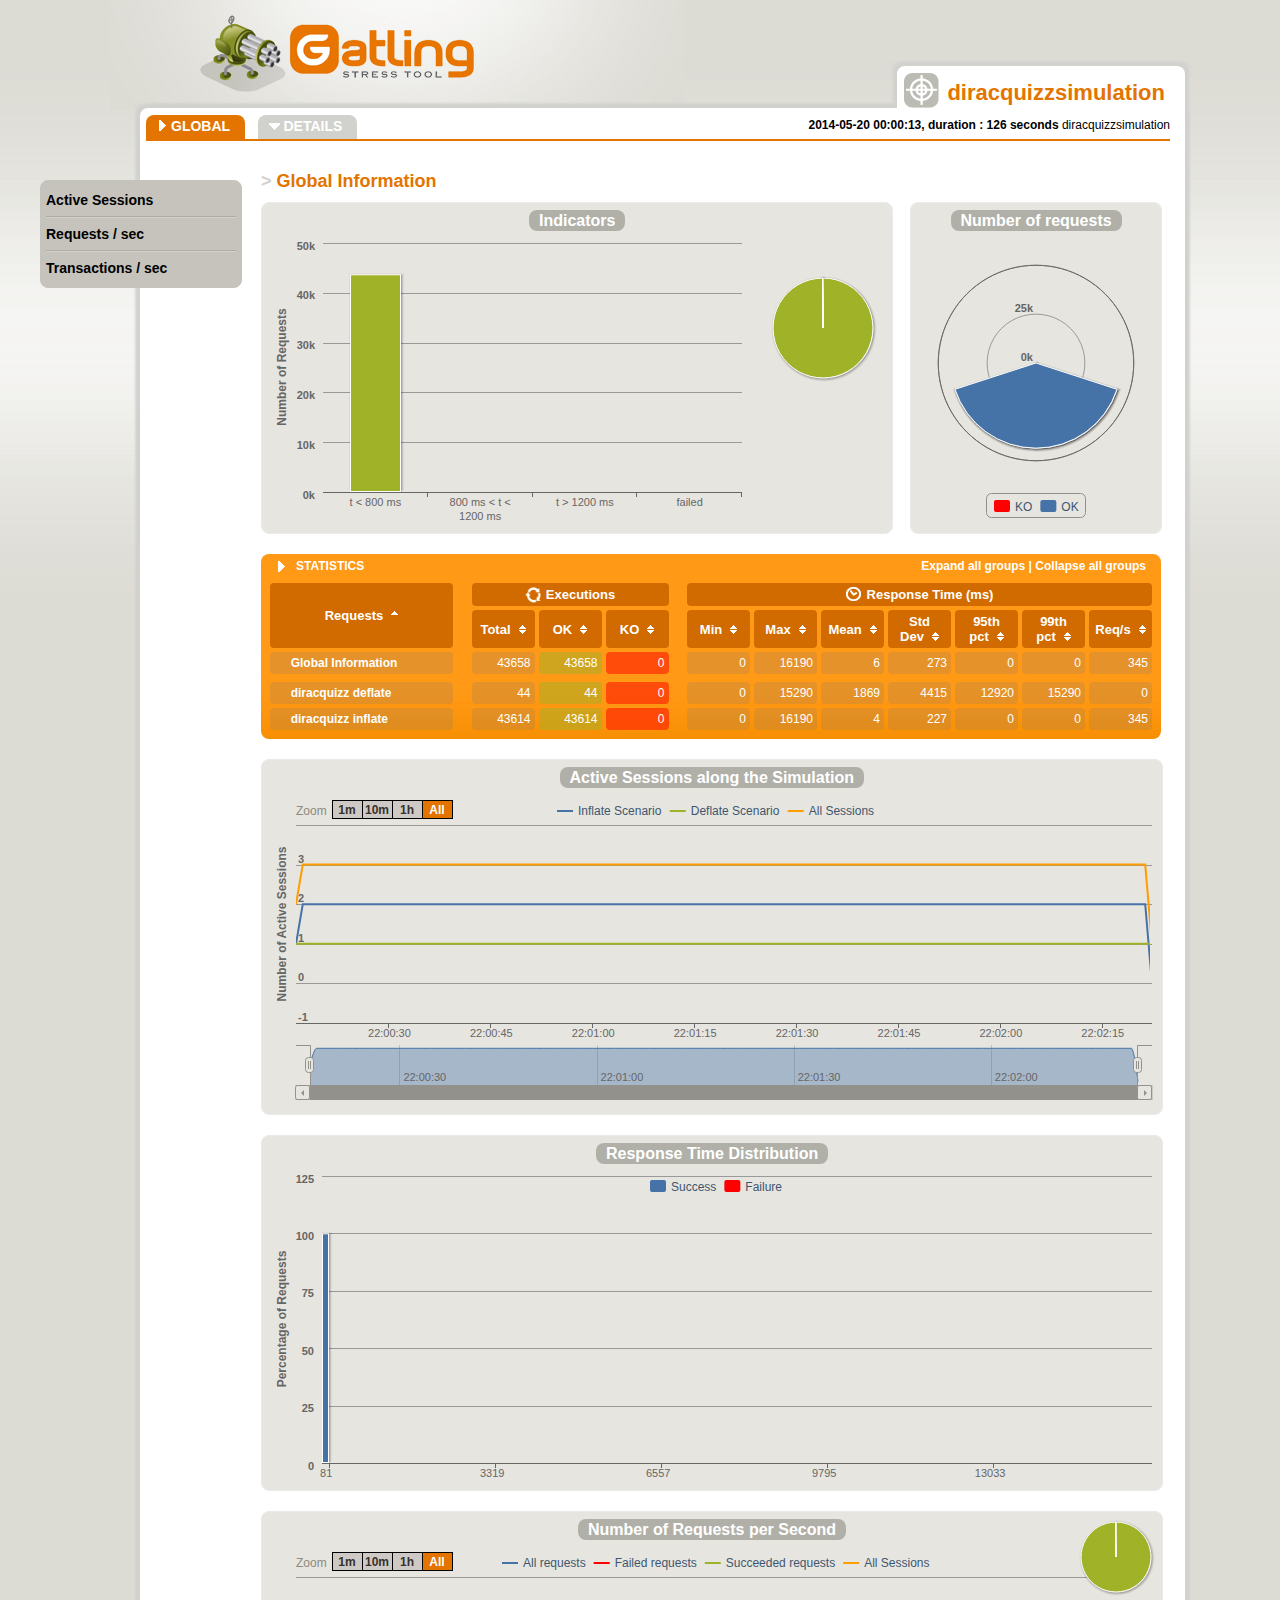
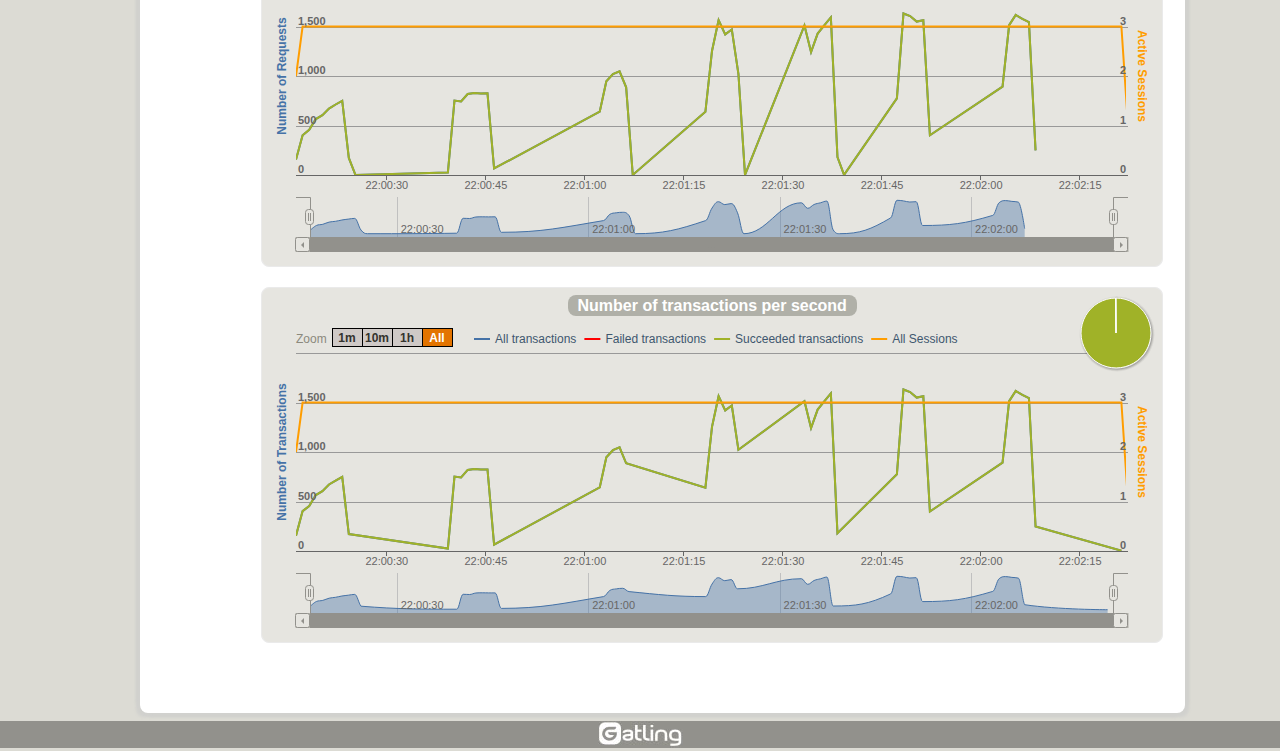
<file: gatling/diracquizzsimulation-20140520000013/index.html>
<!DOCTYPE html>
<html>
<head>
<meta charset="UTF-8">
<link rel="shortcut icon" type="image/x-icon" href="style/favicon.ico"/>
<link href="style/style.css" rel="stylesheet" type="text/css" />
<link href="style/bootstrap.min.css" rel="stylesheet" type="text/css" />
<title>Gatling Stats - Global Information</title>
</head>
<body>
<div class="frise"></div>
<div class="container details">
	<div class="head">
		<a href="http://gatling-tool.org" target="blank_" title="Gatling Home Page"><img alt="Gatling" src="style/logo.png"/></a>
	</div>
	<div class="main">
		<div class="cadre">
				<div class="onglet">
					<img src="style/cible.png" />
					<p><span>diracquizzsimulation</span></p>
				</div>
				<div class="content">
					<div class="sous-menu">
						<div class="item ouvert"><a href="index.html">GLOBAL</a></div>
						<div class="item"><a id="details_link" href="#">DETAILS</a></div>
						<p class="sim_desc" title="2014-05-20 00:00:13, duration : 126 seconds" data-content="diracquizzsimulation">
							<b>2014-05-20 00:00:13, duration : 126 seconds</b> diracquizzsimulation
						</p>
					</div>
					<div class="content-in">
						<h1><span>> </span>Global Information</h1>
						<div class="article">
													<div class="schema polar">
							<div id="container_number_of_requests"></div>
						</div>						<div class="schema demi">
							<div id="container_indicators" class="demi"></div>
						</div>						<div class="statistics extensible-geant collapsed">
							<div class="title">
								<div class="right">
									<span class="expand-all-button">Expand all groups</span> | <span class="collapse-all-button">Collapse all groups</span>
								</div>
								<div id="statistics_title" class="title_collapsed">STATISTICS <span>(Click here to show more)</span></div>
							</div>
							<table id="container_statistics_head" class="statistics-in extensible-geant">
								<thead>
									<tr>
										<th rowspan="2" id="col-1" class="header sortable sorted-up"><span>Requests</span></th>
										<th rowspan="2"></th>
										<th colspan="3" class="header"><span class="executions">Executions</span></th>
										<th rowspan="2"></th>
										<th colspan="7" class="header"><span class="response-time">Response Time (ms)</span></th>
									</tr>
									<tr>
										<th id="col-2" class="header sortable"><span>Total</span></th>
										<th id="col-3" class="header sortable"><span>OK</span></th>
										<th id="col-4" class="header sortable"><span>KO</span></th>
																				<th id="col-5" class="header sortable"><span>Min</span></th>
																				<th id="col-6" class="header sortable"><span>Max</span></th>
																				<th id="col-7" class="header sortable"><span>Mean</span></th>
																				<th id="col-8" class="header sortable"><span>Std Dev</span></th>
																				<th id="col-9" class="header sortable"><span>95th pct</span></th>
																				<th id="col-10" class="header sortable"><span>99th pct</span></th>
																				<th id="col-11" class="header sortable"><span>Req/s</span></th>
																			</tr>
								</thead>
								<tbody></tbody>
							</table>
							<div class="scrollable">
								<table id="container_statistics_body" class="statistics-in extensible-geant">
									<tbody></tbody>
								</table>
							</div>
						</div>						<div class="schema geant">
							<a name="active_sessions"></a>
							<div id="container_active_sessions" class="geant"></div>
						</div>						<div class="schema geant">
							<div id="container_distrib" class="geant"></div>
						</div>						<div class="schema geant">
							<a name="requests"></a>
							<div id="container_requests" class="geant"></div>
						</div>						<div class="schema geant">
							<a name="transactions"></a>
							<div id="container_transactions" class="geant"></div>
						</div>
						</div>
					</div>
				</div>
		</div>
	</div>
	<div class="nav">
		<ul></ul>
	</div>
</div>
<div class="foot">
	<a href="http://gatling-tool.org" title="Gatling Home Page"><img alt="Gatling" src="style/logo-gatling.jpg"/></a>
</div>
<script type="text/javascript" src="js/jquery.min.js"></script>
<script type="text/javascript" src="js/bootstrap.min.js"></script>
<script type="text/javascript" src="js/gatling.js"></script>
<script type="text/javascript" src="js/menu.js"></script>
<script type="text/javascript" src="js/all_sessions.js"></script>
<script type="text/javascript" src="js/stats.js"></script>
<script type="text/javascript" src="js/highcharts.js"></script>
<script type="text/javascript" src="js/highstock.js"></script>
<script type="text/javascript" src="js/highcharts-more.js"></script>
<script type="text/javascript" src="js/theme.js"></script>
<script type="text/javascript">

		var pageStats = stats.stats;
		$(document).ready(function() {
		$('.sim_desc').popover({trigger:'hover', placement:'bottom'});
		setDetailsLinkUrl();
				setGlobalMenu();
				setActiveMenu();
		fillStats(pageStats);
		////
function numberOfRequestsDataForGroup(group) {
	var data = {names: [], oks: [], kos: []};

	$.each(group.contents, function(contentName, content) {
		if (content.type == 'GROUP') {
			var result = numberOfRequestsDataForGroup(content);
			data.names = data.names.concat(result.names);
			data.oks = data.oks.concat(result.oks);
			data.kos = data.kos.concat(result.kos);
		}
		else if (content.type == 'REQUEST') {
			data.names.push(content.path);
			data.oks.push(parseInt(content.stats.numberOfRequests.ok));
			data.kos.push(parseInt(content.stats.numberOfRequests.ko));
		}
	});

	return data;
}

var numberOfRequestsData = numberOfRequestsDataForGroup(stats);

new Highcharts.Chart({

	chart:{
		renderTo:'container_number_of_requests',
		polar:true,
		type:'column',
		height:330
	},

	credits:{
		enabled:false
	},

	title:{
		text:'<span class="chart_title">Number of requests</span>',
		useHTML: true
	},

	xAxis:{
		tickmarkPlacement:'on',
		categories:numberOfRequestsData.names,
		labels:{enabled:false}
	},

	yAxis:{
		min:0
	},

	plotOptions:{
		series:{
			stacking:'normal',
			groupPadding:0,
			pointPlacement:'on'
		}
	},

	series:[
		{
			name:'KO',
			data:numberOfRequestsData.kos,
			color:"#FF0000"
		},
		{
			name:'OK',
			data:numberOfRequestsData.oks,
			color:"#4572A7"
		}
	]
});
Highcharts.setOptions({
	global: {
		useUTC: false
	}
});

var indicatorsChart = new Highcharts.Chart({
	chart: {
		renderTo: 'container_indicators',
		marginRight: 150
	},
	credits: {
		enabled: false
	},
	legend: {
		enabled: false
	},
	title: {
	 text: 'A title to let highcharts reserve the place for the title set later'
	},
	xAxis: {
		categories: [pageStats.group1.name,pageStats.group2.name,pageStats.group3.name,pageStats.group4.name]
	},
	yAxis: {
		title: {
			text: 'Number of Requests'
		}
	},
	tooltip: {
		formatter: function() {
			var s;
			if (this.point.name) { // the pie chart
				s = ''+ this.point.name +': '+ this.y +' requests';
			} else {
				s = ''+ this.y + ' requests';
			}
			return s;
		}
	},
	plotOptions: {
		series: {
			stacking: 'normal'
		}
	},
	series: [
		{
			type: 'column',
			color: '#A0B228',
			data: [pageStats.group1.count,0,0,0],
			tooltip: { yDecimals: 0, ySuffix: 'ms' }
		},
		{
			type: 'column',
			color: '#FFDD00',
			data: [0,pageStats.group2.count,0,0],
			tooltip: { yDecimals: 0, ySuffix: 'ms' }
		},
		{
			type: 'column',
			color: '#FF9D00',
			data: [0,0,pageStats.group3.count,0],
			tooltip: { yDecimals: 0, ySuffix: 'ms' }
		},
		{
			type: 'column',
			color: '#FF0000',
			data: [0,0,0,pageStats.group4.count],
			tooltip: { yDecimals: 0, ySuffix: 'ms' }
		},
		{
			type: 'pie',
			name: 'Percentages',
			data: [
				{
					name: pageStats.group1.name,
					y: pageStats.group1.percentage,
					color: '#A0B228'
				},
				{
					name: pageStats.group2.name,
					y: pageStats.group2.percentage,
					color: '#FFDD00'
				},
				{
					name: pageStats.group3.name,
					y: pageStats.group3.percentage,
					color: '#FF9D00'
				},
				{
					name: pageStats.group4.name,
					y: pageStats.group4.percentage,
					color: '#FF0000'
				}
			],
			center: [500, 85],
			size: 100,
			showInLegend: false,
			dataLabels: { enabled: false }
		}
	]
});

indicatorsChart.setTitle({
	text: '<span class="chart_title">Indicators</span>',
	useHTML: true
});
//////
function generateHtmlRow(request, level, index, parent, group) {
	if (request.name == 'Global Information')
		var url = 'index.html';
	else
		var url ='req_' + request.pathFormatted + '.html';

	if (group)
		var expandButtonStyle = '';
	else
		var expandButtonStyle = ' hidden';

	return '<tr id="' + request.pathFormatted + '" class="child-of-' + parent + '"> 		<td class="total col-1"> 			<span id="' + request.pathFormatted + '" style="margin-left: ' + (level * 10) + 'px;" class="expand-button' + expandButtonStyle + '">&nbsp;</span> 			<a href="' + url +'">' + request.name + '</a><span class="value" style="display:none;">' + index + '</span> 		</td> 		<td></td> 		<td class="value total col-2">' + request.stats.numberOfRequests.total + '</td> 		<td class="value ok col-3">' + request.stats.numberOfRequests.ok + '</td> 		<td class="value ko col-4">' + request.stats.numberOfRequests.ko + '</td> 		<td></td> 		<td class="value total col-5">' + request.stats.minResponseTime.total + '</td> 		<td class="value total col-6">' + request.stats.maxResponseTime.total + '</td> 		<td class="value total col-7">' + request.stats.meanResponseTime.total + '</td> 		<td class="value total col-8">' + request.stats.standardDeviation.total + '</td> 		<td class="value total col-9">' + request.stats.percentiles1.total + '</td> 		<td class="value total col-10">' + request.stats.percentiles2.total + '</td> 		<td class="value total col-11">' + request.stats.meanNumberOfRequestsPerSecond.total + '</td> 		</tr>';
}

function generateHtmlRowsForGroup(group, level, index, parent) {
	var buffer = '';

	if (!parent)
		parent = 'ROOT';
	else {
		buffer += generateHtmlRow(group, level - 1, index, parent, true);
		index++;
		parent = group.pathFormatted;
	}

	$.each(group.contents, function(contentName, content) {
		if (content.type == 'GROUP') {
			var result = generateHtmlRowsForGroup(content, level + 1, index, parent);
			buffer += result.html;
			index = result.index;
		}
		else if (content.type == 'REQUEST') {
			buffer += generateHtmlRow(content, level, index, parent);
			index++;
		}
	});

	return { html: buffer, index: index };
}

$('#container_statistics_head tbody').append(generateHtmlRow(stats, 0, 0));

var lines = generateHtmlRowsForGroup(stats, 0, 0)
$('#container_statistics_body tbody').append(lines.html);

$('#container_statistics_head').sortable('#container_statistics_body');
$('.statistics').expandable();

if (lines.index < 30) {
	$('#statistics_title span').attr('style', 'display: none;');
	$('#statistics_title').attr('style', 'cursor: auto;')
}
else {
	$('#statistics_title').click(function(){
		$(this).toggleClass('title_collapsed').toggleClass('title_not_collapsed');
		$('#container_statistics_body').parent().toggleClass('scrollable').toggleClass('');
	});
}
Highcharts.setOptions({
	global: {
		useUTC: false
	}
});

allSessionsData.yAxis = 0;

var allSessionsChart = new Highcharts.StockChart({
	chart: {
		renderTo: 'container_active_sessions',
		zoomType: 'x'
	},
	credits: {
		enabled: false
	},
	legend: {
		enabled: true,
		floating: true,
		y: -285,
		borderWidth: 0
	},
	title: {
	  text: 'A title to let highcharts reserve the place for the title set later'
	},
	rangeSelector: {
		buttons : [{
		type : 'minute',
		count : 1,
		text : '1m'
	}, {
		type : 'minute',
		count : 10,
		text : '10m'
	}, {
		type : 'hour',
		count : 1,
		text : '1h'
	}, {
		type : 'all',
		count : 1,
		text : 'All'
	}],
	selected : 3,
	inputEnabled : false
	},
	xAxis: {
		type: 'datetime',
		ordinal: false,
		maxZoom: 10000 // three days
	},
	yAxis: {
		title: {
			text: 'Number of Active Sessions'
		}
	},
	series: [
				{
			color: '#4572A7'
, name: 'Inflate Scenario'
, data: [
[1400536816246,1],[1400536817246,2],[1400536818246,2],[1400536819246,2],[1400536820246,2],[1400536821246,2],[1400536822246,2],[1400536823246,2],[1400536824246,2],[1400536825246,2],[1400536826246,2],[1400536827246,2],[1400536828246,2],[1400536829246,2],[1400536830246,2],[1400536831246,2],[1400536832246,2],[1400536833246,2],[1400536834246,2],[1400536835246,2],[1400536836246,2],[1400536837246,2],[1400536838246,2],[1400536839246,2],[1400536840246,2],[1400536841246,2],[1400536842246,2],[1400536843246,2],[1400536844246,2],[1400536845246,2],[1400536846246,2],[1400536847246,2],[1400536848246,2],[1400536849246,2],[1400536850246,2],[1400536851246,2],[1400536852246,2],[1400536853246,2],[1400536854246,2],[1400536855246,2],[1400536856246,2],[1400536857246,2],[1400536858246,2],[1400536859246,2],[1400536860246,2],[1400536861246,2],[1400536862246,2],[1400536863246,2],[1400536864246,2],[1400536865246,2],[1400536866246,2],[1400536867246,2],[1400536868246,2],[1400536869246,2],[1400536870246,2],[1400536871246,2],[1400536872246,2],[1400536873246,2],[1400536874246,2],[1400536875246,2],[1400536876246,2],[1400536877246,2],[1400536878246,2],[1400536879246,2],[1400536880246,2],[1400536881246,2],[1400536882246,2],[1400536883246,2],[1400536884246,2],[1400536885246,2],[1400536886246,2],[1400536887246,2],[1400536888246,2],[1400536889246,2],[1400536890246,2],[1400536891246,2],[1400536892246,2],[1400536893246,2],[1400536894246,2],[1400536895246,2],[1400536896246,2],[1400536897246,2],[1400536898246,2],[1400536899246,2],[1400536900246,2],[1400536901246,2],[1400536902246,2],[1400536903246,2],[1400536904246,2],[1400536905246,2],[1400536906246,2],[1400536907246,2],[1400536908246,2],[1400536909246,2],[1400536910246,2],[1400536911246,2],[1400536912246,2],[1400536913246,2],[1400536914246,2],[1400536915246,2],[1400536916246,2],[1400536917246,2],[1400536918246,2],[1400536919246,2],[1400536920246,2],[1400536921246,2],[1400536922246,2],[1400536923246,2],[1400536924246,2],[1400536925246,2],[1400536926246,2],[1400536927246,2],[1400536928246,2],[1400536929246,2],[1400536930246,2],[1400536931246,2],[1400536932246,2],[1400536933246,2],[1400536934246,2],[1400536935246,2],[1400536936246,2],[1400536937246,2],[1400536938246,2],[1400536939246,2],[1400536940246,2],[1400536941246,2],[1400536942246,0]]
, tooltip: { yDecimals: 0, ySuffix: '' }		},
				{
			color: '#A0B228'
, name: 'Deflate Scenario'
, data: [
[1400536816246,1],[1400536817246,1],[1400536818246,1],[1400536819246,1],[1400536820246,1],[1400536821246,1],[1400536822246,1],[1400536823246,1],[1400536824246,1],[1400536825246,1],[1400536826246,1],[1400536827246,1],[1400536828246,1],[1400536829246,1],[1400536830246,1],[1400536831246,1],[1400536832246,1],[1400536833246,1],[1400536834246,1],[1400536835246,1],[1400536836246,1],[1400536837246,1],[1400536838246,1],[1400536839246,1],[1400536840246,1],[1400536841246,1],[1400536842246,1],[1400536843246,1],[1400536844246,1],[1400536845246,1],[1400536846246,1],[1400536847246,1],[1400536848246,1],[1400536849246,1],[1400536850246,1],[1400536851246,1],[1400536852246,1],[1400536853246,1],[1400536854246,1],[1400536855246,1],[1400536856246,1],[1400536857246,1],[1400536858246,1],[1400536859246,1],[1400536860246,1],[1400536861246,1],[1400536862246,1],[1400536863246,1],[1400536864246,1],[1400536865246,1],[1400536866246,1],[1400536867246,1],[1400536868246,1],[1400536869246,1],[1400536870246,1],[1400536871246,1],[1400536872246,1],[1400536873246,1],[1400536874246,1],[1400536875246,1],[1400536876246,1],[1400536877246,1],[1400536878246,1],[1400536879246,1],[1400536880246,1],[1400536881246,1],[1400536882246,1],[1400536883246,1],[1400536884246,1],[1400536885246,1],[1400536886246,1],[1400536887246,1],[1400536888246,1],[1400536889246,1],[1400536890246,1],[1400536891246,1],[1400536892246,1],[1400536893246,1],[1400536894246,1],[1400536895246,1],[1400536896246,1],[1400536897246,1],[1400536898246,1],[1400536899246,1],[1400536900246,1],[1400536901246,1],[1400536902246,1],[1400536903246,1],[1400536904246,1],[1400536905246,1],[1400536906246,1],[1400536907246,1],[1400536908246,1],[1400536909246,1],[1400536910246,1],[1400536911246,1],[1400536912246,1],[1400536913246,1],[1400536914246,1],[1400536915246,1],[1400536916246,1],[1400536917246,1],[1400536918246,1],[1400536919246,1],[1400536920246,1],[1400536921246,1],[1400536922246,1],[1400536923246,1],[1400536924246,1],[1400536925246,1],[1400536926246,1],[1400536927246,1],[1400536928246,1],[1400536929246,1],[1400536930246,1],[1400536931246,1],[1400536932246,1],[1400536933246,1],[1400536934246,1],[1400536935246,1],[1400536936246,1],[1400536937246,1],[1400536938246,1],[1400536939246,1],[1400536940246,1],[1400536941246,1],[1400536942246,1]]
, tooltip: { yDecimals: 0, ySuffix: '' }		},
				allSessionsData
	]
});


allSessionsChart.setTitle({
	text: '<span class="chart_title">Active Sessions along the Simulation</span>',
	useHTML: true
});

allSessionsData.yAxis = 1;
var responseTimeDistributionChart = new Highcharts.Chart({
	chart: {
		renderTo: 'container_distrib',
		type: 'column'
	},
	credits: {
		enabled: false
	},
	legend: {
		enabled: true,
		floating: true,
		y: -285,
		borderWidth: 0
	},
	title: {
		text: 'A title to let highcharts reserve the place for the title set later'
	},
	xAxis: {
		categories: ['81', '243', '405', '567', '729', '890', '1052', '1214', '1376', '1538', '1700', '1862', '2024', '2186', '2348', '2509', '2671', '2833', '2995', '3157', '3319', '3481', '3643', '3805', '3967', '4128', '4290', '4452', '4614', '4776', '4938', '5100', '5262', '5424', '5586', '5747', '5909', '6071', '6233', '6395', '6557', '6719', '6881', '7043', '7205', '7366', '7528', '7690', '7852', '8014', '8176', '8338', '8500', '8662', '8824', '8985', '9147', '9309', '9471', '9633', '9795', '9957', '10119', '10281', '10443', '10604', '10766', '10928', '11090', '11252', '11414', '11576', '11738', '11900', '12062', '12223', '12385', '12547', '12709', '12871', '13033', '13195', '13357', '13519', '13681', '13842', '14004', '14166', '14328', '14490', '14652', '14814', '14976', '15138', '15300', '15461', '15623', '15785', '15947', '16109'],
		tickInterval: 20
	},
	yAxis: {
		min: 0,
		title: {
			text: 'Percentage of Requests'
		}
	},
	tooltip: {
		formatter: function() {
			return '<b>'+ this.x +' ms</b><br/>'+
			this.series.name +': '+ this.y +' %<br/>'+
			'Total: '+ this.point.stackTotal + ' %';
		}
	},
	plotOptions: {
		series: {
			groupPadding: 0,
			stacking: 'normal'
		}
	},
	series: [
			{
		type: 'column'
, color: '#4572A7'
, name: 'Success'
, data: [
100,0,0,0,0,0,0,0,0,0,0,0,0,0,0,0,0,0,0,0,0,0,0,0,0,0,0,0,0,0,0,0,0,0,0,0,0,0,0,0,0,0,0,0,0,0,0,0,0,0,0,0,0,0,0,0,0,0,0,0,0,0,0,0,0,0,0,0,0,0,0,0,0,0,0,0,0,0,0,0,0,0,0,0,0,0,0,0,0,0,0,0,0,0,0,0,0,0,0,0]
, tooltip: { yDecimals: 0, ySuffix: 'ms' }	},		{
		type: 'column'
, color: '#FF0000'
, name: 'Failure'
, data: [
0,0,0,0,0,0,0,0,0,0,0,0,0,0,0,0,0,0,0,0,0,0,0,0,0,0,0,0,0,0,0,0,0,0,0,0,0,0,0,0,0,0,0,0,0,0,0,0,0,0,0,0,0,0,0,0,0,0,0,0,0,0,0,0,0,0,0,0,0,0,0,0,0,0,0,0,0,0,0,0,0,0,0,0,0,0,0,0,0,0,0,0,0,0,0,0,0,0,0,0]
, tooltip: { yDecimals: 0, ySuffix: 'ms' }	}		]
});

responseTimeDistributionChart.setTitle({
	text: '<span class="chart_title">Response Time Distribution</span>',
	useHTML: true
});

Highcharts.setOptions({
	global: {
		useUTC: false
	}
});

var requestsChart = new Highcharts.StockChart({
	chart: {
		renderTo: 'container_requests',
		zoomType: 'x'
	},
	credits: {
		enabled: false
	},
	legend: {
		enabled: true,
		floating: true,
		y: -285,
		borderWidth: 0
	},
	title: {
		text: 'A title to let highcharts reserve the place for the title set later'
	},
	rangeSelector: {
			buttons : [{
			type : 'minute',
			count : 1,
			text : '1m'
		}, {
			type : 'minute',
			count : 10,
			text : '10m'
		}, {
			type : 'hour',
			count : 1,
			text : '1h'
		}, {
			type : 'all',
			count : 1,
			text : 'All'
		}],
		selected : 3,
		inputEnabled : false
	},
	xAxis: {
		type: 'datetime',
		ordinal: false,
		maxZoom: 10000 // three days
	},
	yAxis:[
	{
		min: 0,
		title: {
			text: 'Number of Requests',
			style: {
				color: '#4572A7'
			}
		}
	}, {
		min: 0,
		title: {
			text: 'Active Sessions',
			style: {
				color: '#FF9D00'
			}
		},
		opposite: true
	}],
	series:
	[
				{
			color: '#4572A7'
, name: 'All requests'
, data: [
[1400536816246,156],[1400536817246,402],[1400536818246,457],[1400536819246,565],[1400536820246,605],[1400536821246,671],[1400536822246,712],[1400536823246,749],[1400536824246,173],[1400536825246,1],[1400536839246,24],[1400536840246,752],[1400536841246,742],[1400536842246,818],[1400536843246,828],[1400536844246,823],[1400536845246,825],[1400536846246,66],[1400536862246,640],[1400536863246,946],[1400536864246,1019],[1400536865246,1047],[1400536866246,886],[1400536867246,1],[1400536878246,638],[1400536879246,1253],[1400536880246,1565],[1400536881246,1420],[1400536882246,1470],[1400536883246,1022],[1400536884246,1],[1400536893246,1511],[1400536894246,1242],[1400536895246,1428],[1400536896246,1512],[1400536897246,1592],[1400536898246,181],[1400536899246,1],[1400536907246,774],[1400536908246,1631],[1400536909246,1605],[1400536910246,1549],[1400536911246,1563],[1400536912246,401],[1400536923246,892],[1400536924246,1513],[1400536925246,1617],[1400536926246,1578],[1400536927246,1543],[1400536928246,248]]
, tooltip: { yDecimals: 0, ySuffix: '' }		},
				{
			color: '#FF0000'
, name: 'Failed requests'
, data: [
]
, tooltip: { yDecimals: 0, ySuffix: '' }		},
				{
			color: '#A0B228'
, name: 'Succeeded requests'
, data: [
[1400536816246,156],[1400536817246,402],[1400536818246,457],[1400536819246,565],[1400536820246,605],[1400536821246,671],[1400536822246,712],[1400536823246,749],[1400536824246,173],[1400536825246,1],[1400536839246,24],[1400536840246,752],[1400536841246,742],[1400536842246,818],[1400536843246,828],[1400536844246,823],[1400536845246,825],[1400536846246,66],[1400536862246,640],[1400536863246,946],[1400536864246,1019],[1400536865246,1047],[1400536866246,886],[1400536867246,1],[1400536878246,638],[1400536879246,1253],[1400536880246,1565],[1400536881246,1420],[1400536882246,1470],[1400536883246,1022],[1400536884246,1],[1400536893246,1511],[1400536894246,1242],[1400536895246,1428],[1400536896246,1512],[1400536897246,1592],[1400536898246,181],[1400536899246,1],[1400536907246,774],[1400536908246,1631],[1400536909246,1605],[1400536910246,1549],[1400536911246,1563],[1400536912246,401],[1400536923246,892],[1400536924246,1513],[1400536925246,1617],[1400536926246,1578],[1400536927246,1543],[1400536928246,248]]
, tooltip: { yDecimals: 0, ySuffix: '' }		},
				allSessionsData,
		{
			type: 'pie',
name: 'Distribution',
data: [
{name: 'Success', y: 43658, color: '#A0B228'},{name: 'Failures', y: 0, color: '#FF0000'}],
center: [820, -20],
size: 70,
showInLegend: false,
dataLabels: { enabled: false },
dataGrouping: { enabled: false }		}
	]
});

requestsChart.setTitle({
	text: '<span class="chart_title">Number of Requests per Second</span>',
	useHTML: true
});
Highcharts.setOptions({
	global: {
		useUTC: false
	}
});

var transactionsChart = new Highcharts.StockChart({
	chart: {
		renderTo: 'container_transactions',
		zoomType: 'x'
	},
	credits: {
		enabled: false
	},
	legend: {
		enabled: true,
		floating: true,
		y: -285,
		borderWidth: 0
	},
	title: {
		text: 'A title to let highcharts reserve the place for the title set later'
	},
	rangeSelector: {
		buttons : [{
			type : 'minute',
			count : 1,
			text : '1m'
		}, {
			type : 'minute',
			count : 10,
			text : '10m'
		}, {
			type : 'hour',
			count : 1,
			text : '1h'
		}, {
			type : 'all',
			count : 1,
			text : 'All'
		}],
		selected : 3,
		inputEnabled : false
	},
	xAxis: {
		type: 'datetime',
		ordinal: false,
		maxZoom: 10000 // three days
	},
	yAxis:[
	{
		min: 0,
		title: {
			text: 'Number of Transactions',
			style: {
				color: '#4572A7'
			}
		}
	}, {
		min: 0,
		title: {
			text: 'Active Sessions',
			style: {
				color: '#FF9D00'
			}
		},
		opposite: true
	}],
	series:
	[
				{
			color: '#4572A7'
, name: 'All transactions'
, data: [
[1400536816246,155],[1400536817246,403],[1400536818246,455],[1400536819246,565],[1400536820246,605],[1400536821246,672],[1400536822246,711],[1400536823246,750],[1400536824246,172],[1400536839246,25],[1400536840246,752],[1400536841246,742],[1400536842246,819],[1400536843246,827],[1400536844246,824],[1400536845246,824],[1400536846246,65],[1400536862246,642],[1400536863246,946],[1400536864246,1018],[1400536865246,1047],[1400536866246,886],[1400536878246,639],[1400536879246,1254],[1400536880246,1564],[1400536881246,1420],[1400536882246,1470],[1400536883246,1022],[1400536893246,1513],[1400536894246,1241],[1400536895246,1428],[1400536896246,1512],[1400536897246,1592],[1400536898246,181],[1400536907246,775],[1400536908246,1631],[1400536909246,1605],[1400536910246,1549],[1400536911246,1564],[1400536912246,399],[1400536923246,893],[1400536924246,1513],[1400536925246,1617],[1400536926246,1578],[1400536927246,1543],[1400536928246,247],[1400536941246,3]]
, tooltip: { yDecimals: 0, ySuffix: '' }		},
				{
			color: '#FF0000'
, name: 'Failed transactions'
, data: [
]
, tooltip: { yDecimals: 0, ySuffix: '' }		},
				{
			color: '#A0B228'
, name: 'Succeeded transactions'
, data: [
[1400536816246,155],[1400536817246,403],[1400536818246,455],[1400536819246,565],[1400536820246,605],[1400536821246,672],[1400536822246,711],[1400536823246,750],[1400536824246,172],[1400536839246,25],[1400536840246,752],[1400536841246,742],[1400536842246,819],[1400536843246,827],[1400536844246,824],[1400536845246,824],[1400536846246,65],[1400536862246,642],[1400536863246,946],[1400536864246,1018],[1400536865246,1047],[1400536866246,886],[1400536878246,639],[1400536879246,1254],[1400536880246,1564],[1400536881246,1420],[1400536882246,1470],[1400536883246,1022],[1400536893246,1513],[1400536894246,1241],[1400536895246,1428],[1400536896246,1512],[1400536897246,1592],[1400536898246,181],[1400536907246,775],[1400536908246,1631],[1400536909246,1605],[1400536910246,1549],[1400536911246,1564],[1400536912246,399],[1400536923246,893],[1400536924246,1513],[1400536925246,1617],[1400536926246,1578],[1400536927246,1543],[1400536928246,247],[1400536941246,3]]
, tooltip: { yDecimals: 0, ySuffix: '' }		},
				allSessionsData,
		{
			type: 'pie',
name: 'Distribution',
data: [
{name: 'Success', y: 43658, color: '#A0B228'},{name: 'Failures', y: 0, color: '#FF0000'}],
center: [820, -20],
size: 70,
showInLegend: false,
dataLabels: { enabled: false },
dataGrouping: { enabled: false }		}
	]
});

transactionsChart.setTitle({
	text: '<span class="chart_title">Number of transactions per second</span>',
	useHTML: true
});
	});

</script>
</body>
</html>
</file>
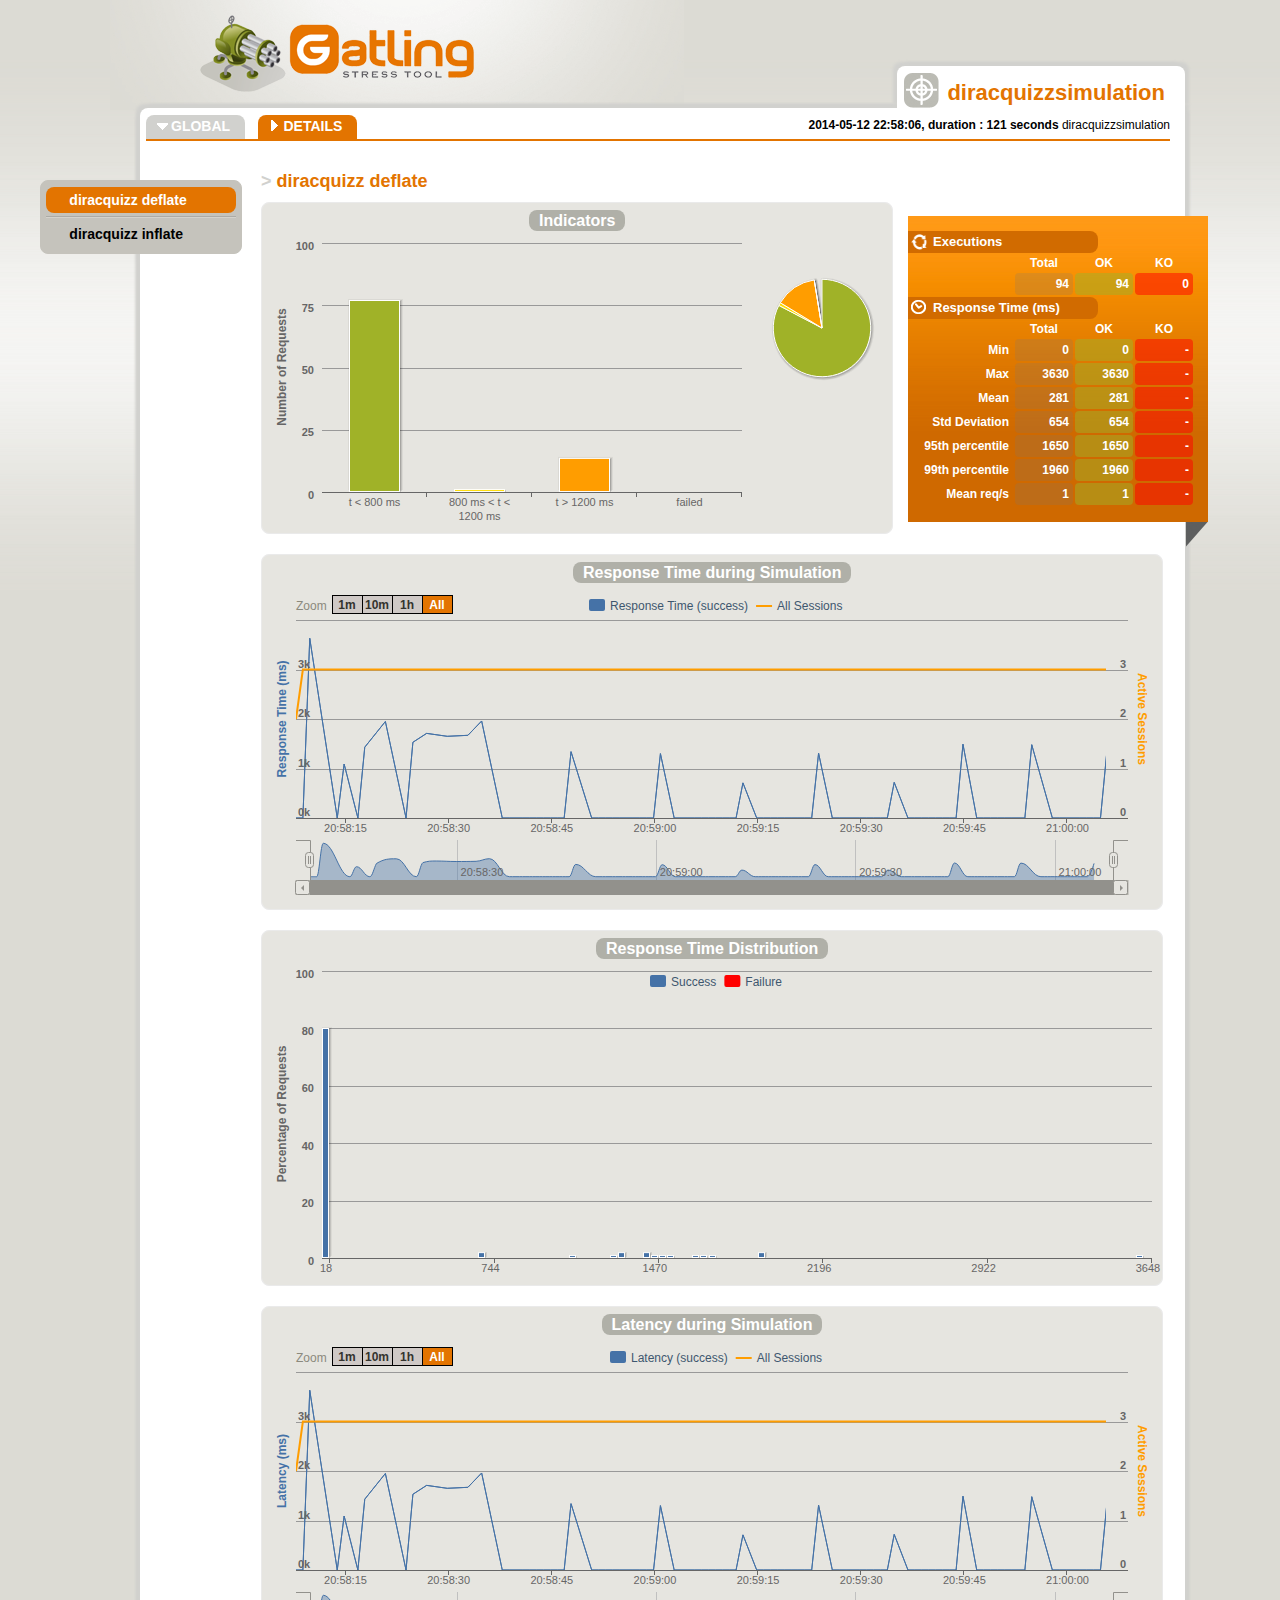
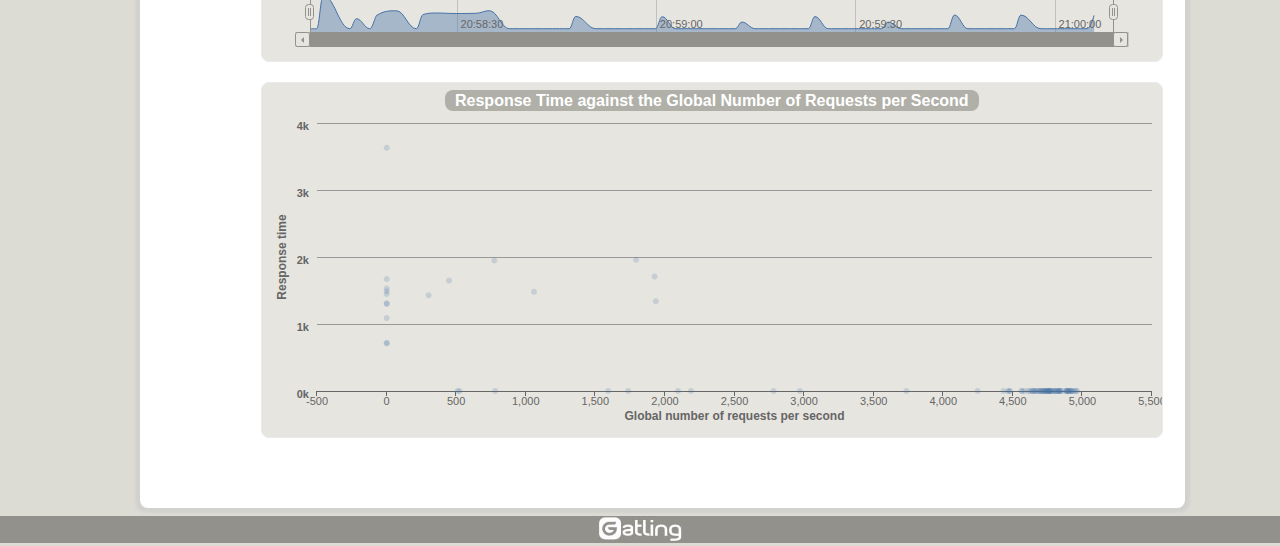
<file: gatling/diracquizzsimulation-20140512225806/req_diracquizz-deflate-f69b855181caa0fc0697a7f04d39f11f.html>
<!DOCTYPE html>
<html>
<head>
<meta charset="UTF-8">
<link rel="shortcut icon" type="image/x-icon" href="style/favicon.ico"/>
<link href="style/style.css" rel="stylesheet" type="text/css" />
<link href="style/bootstrap.min.css" rel="stylesheet" type="text/css" />
<title>Gatling Stats - diracquizz deflate</title>
</head>
<body>
<div class="frise"></div>
<div class="container details">
	<div class="head">
		<a href="http://gatling-tool.org" target="blank_" title="Gatling Home Page"><img alt="Gatling" src="style/logo.png"/></a>
	</div>
	<div class="main">
		<div class="cadre">
				<div class="onglet">
					<img src="style/cible.png" />
					<p><span>diracquizzsimulation</span></p>
				</div>
				<div class="content">
					<div class="sous-menu">
						<div class="item"><a href="index.html">GLOBAL</a></div>
						<div class="item ouvert"><a id="details_link" href="#">DETAILS</a></div>
						<p class="sim_desc" title="2014-05-12 22:58:06, duration : 121 seconds" data-content="diracquizzsimulation">
							<b>2014-05-12 22:58:06, duration : 121 seconds</b> diracquizzsimulation
						</p>
					</div>
					<div class="content-in">
						<h1><span>> </span>diracquizz deflate</h1>
						<div class="article">
							
						<div class="infos">
							<div class="titre">STATISTICS</div>
							<div class="infos-in">
								<div class="repli"></div>								
								<div class="info">
									<h2 class="first">Executions</h2>
									<table>
										<thead>
											<tr><th></th><th>Total</th><th>OK</th><th>KO</th></tr>
										</thead>
										<tbody>
											<tr>
												<td class="title"></td>
												<td id="numberOfRequests" class="total"></td>
												<td id="numberOfRequestsOK" class="ok"></td>
												<td id="numberOfRequestsKO" class="ko"></td>
											</tr>
										</tbody>
									</table>
									<h2 class="second">Response Time (ms)</h2>
									<table>
										<thead>
											<tr>
												<th></th>
												<th>Total</th>
												<th>OK</th>
												<th>KO</th>
											</tr>
										</thead>
										<tbody>
											<tr>
												<td class="title">Min</td>
												<td id="minResponseTime" class="total"></td>
												<td id="minResponseTimeOK" class="ok"></td>
												<td id="minResponseTimeKO" class="ko"></td>
											</tr>
											<tr>
												<td class="title">Max</td>
												<td id="maxResponseTime" class="total"></td>
												<td id="maxResponseTimeOK" class="ok"></td>
												<td id="maxResponseTimeKO" class="ko"></td>
											</tr>
											<tr>
												<td class="title">Mean</td>
												<td id="meanResponseTime" class="total"></td>
												<td id="meanResponseTimeOK" class="ok"></td>
												<td id="meanResponseTimeKO" class="ko"></td>
											</tr>
											<tr>
												<td class="title">Std Deviation</td>
												<td id="standardDeviation" class="total"></td>
												<td id="standardDeviationOK" class="ok"></td>
												<td id="standardDeviationKO" class="ko"></td>
											</tr>
											<tr>
												<td class="title">95th percentile</td>
												<td id="percentiles1" class="total"></td>
												<td id="percentiles1OK" class="ok"></td>
												<td id="percentiles1KO" class="ko"></td>
											</tr>
											<tr>
												<td class="title">99th percentile</td>
												<td id="percentiles2" class="total"></td>
												<td id="percentiles2OK" class="ok"></td>
												<td id="percentiles2KO" class="ko"></td>
											</tr>
											<tr>
												<td class="title">Mean req/s</td>
												<td id="meanNumberOfRequestsPerSecond" class="total"></td>
												<td id="meanNumberOfRequestsPerSecondOK" class="ok"></td>
												<td id="meanNumberOfRequestsPerSecondKO" class="ko"></td>
											</tr>
										</tbody>
									</table>
								</div>
							</div>
						</div>						<div class="schema demi">
							<div id="container_indicators" class="demi"></div>
						</div>						<div class="schema geant">
							<div id="container" class="geant"></div>
						</div>						<div class="schema geant">
							<div id="container_distrib" class="geant"></div>
						</div>						<div class="schema geant">
							<div id="container_latency" class="geant"></div>
						</div>						<div class="schema geant">
							<div id="container_dispersion" class="geant"></div>
						</div>
						</div>
					</div>
				</div>
		</div>
	</div>
	<div class="nav">
		<ul></ul>
	</div>
</div>
<div class="foot">
	<a href="http://gatling-tool.org" title="Gatling Home Page"><img alt="Gatling" src="style/logo-gatling.jpg"/></a>
</div>
<script type="text/javascript" src="js/jquery.min.js"></script>
<script type="text/javascript" src="js/bootstrap.min.js"></script>
<script type="text/javascript" src="js/gatling.js"></script>
<script type="text/javascript" src="js/menu.js"></script>
<script type="text/javascript" src="js/all_sessions.js"></script>
<script type="text/javascript" src="js/stats.js"></script>
<script type="text/javascript" src="js/highcharts.js"></script>
<script type="text/javascript" src="js/highstock.js"></script>
<script type="text/javascript" src="js/highcharts-more.js"></script>
<script type="text/javascript" src="js/theme.js"></script>
<script type="text/javascript">

						var pageStats = stats.contents['diracquizz-deflate-f69b855181caa0fc0697a7f04d39f11f'].stats;
		$(document).ready(function() {
		$('.sim_desc').popover({trigger:'hover', placement:'bottom'});
		setDetailsLinkUrl();
				setDetailsMenu();
				setActiveMenu();
		fillStats(pageStats);
		
Highcharts.setOptions({
	global: {
		useUTC: false
	}
});

var indicatorsChart = new Highcharts.Chart({
	chart: {
		renderTo: 'container_indicators',
		marginRight: 150
	},
	credits: {
		enabled: false
	},
	legend: {
		enabled: false
	},
	title: {
	 text: 'A title to let highcharts reserve the place for the title set later'
	},
	xAxis: {
		categories: [pageStats.group1.name,pageStats.group2.name,pageStats.group3.name,pageStats.group4.name]
	},
	yAxis: {
		title: {
			text: 'Number of Requests'
		}
	},
	tooltip: {
		formatter: function() {
			var s;
			if (this.point.name) { // the pie chart
				s = ''+ this.point.name +': '+ this.y +' requests';
			} else {
				s = ''+ this.y + ' requests';
			}
			return s;
		}
	},
	plotOptions: {
		series: {
			stacking: 'normal'
		}
	},
	series: [
		{
			type: 'column',
			color: '#A0B228',
			data: [pageStats.group1.count,0,0,0],
			tooltip: { yDecimals: 0, ySuffix: 'ms' }
		},
		{
			type: 'column',
			color: '#FFDD00',
			data: [0,pageStats.group2.count,0,0],
			tooltip: { yDecimals: 0, ySuffix: 'ms' }
		},
		{
			type: 'column',
			color: '#FF9D00',
			data: [0,0,pageStats.group3.count,0],
			tooltip: { yDecimals: 0, ySuffix: 'ms' }
		},
		{
			type: 'column',
			color: '#FF0000',
			data: [0,0,0,pageStats.group4.count],
			tooltip: { yDecimals: 0, ySuffix: 'ms' }
		},
		{
			type: 'pie',
			name: 'Percentages',
			data: [
				{
					name: pageStats.group1.name,
					y: pageStats.group1.percentage,
					color: '#A0B228'
				},
				{
					name: pageStats.group2.name,
					y: pageStats.group2.percentage,
					color: '#FFDD00'
				},
				{
					name: pageStats.group3.name,
					y: pageStats.group3.percentage,
					color: '#FF9D00'
				},
				{
					name: pageStats.group4.name,
					y: pageStats.group4.percentage,
					color: '#FF0000'
				}
			],
			center: [500, 85],
			size: 100,
			showInLegend: false,
			dataLabels: { enabled: false }
		}
	]
});

indicatorsChart.setTitle({
	text: '<span class="chart_title">Indicators</span>',
	useHTML: true
});

var responseTimeChart = new Highcharts.StockChart({
	chart: {
		renderTo: 'container',
		zoomType: 'x'
	},
	credits: {
		enabled: false
	},
	legend: {
		enabled: true,
		floating: true,
		y: -285,
		borderWidth: 0
	},
	title: {
		text: 'A title to let highcharts reserve the place for the title set later'
	},
	rangeSelector: {
		buttons : [{
		type : 'minute',
		count : 1,
		text : '1m'
	}, {
		type : 'minute',
		count : 10,
		text : '10m'
	}, {
		type : 'hour',
		count : 1,
		text : '1h'
	}, {
		type : 'all',
		count : 1,
		text : 'All'
	}],
	selected : 3,
	inputEnabled : false
	},
	xAxis: {
		type: 'datetime',
		ordinal: false,
		maxZoom: 10000 // three days
	},
	yAxis:[
	{
		min: 0,
		title: {
			text: 'Response Time (ms)',
			style: {
				color: '#4572A7'
			}
		}
	}, {
		min: 0,
		title: {
			text: 'Active Sessions',
			style: {
				color: '#FF9D00'
			}
		},
		opposite: true
	}],
    plotOptions: {
        arearange: {
            lineWidth: 1
        }
    },
	series: [
		{
		color: '#4572A7'
, pointInterval: 1000
, name: 'Response Time (success)'
, data: [
[1399928287799,0,0],[1399928288799,0,0],[1399928289799,3630,3630],[1399928293799,0,0],[1399928294799,1090,1090],[1399928296799,0,0],[1399928297799,1430,1430],[1399928300799,1950,1950],[1399928303799,0,0],[1399928304799,1530,1530],[1399928306799,1710,1710],[1399928309799,1650,1650],[1399928312799,1670,1670],[1399928314799,1960,1960],[1399928317799,0,0],[1399928318799,0,0],[1399928319799,0,0],[1399928320799,0,0],[1399928321799,0,0],[1399928322799,0,0],[1399928323799,0,0],[1399928324799,0,0],[1399928325799,0,0],[1399928326799,0,0],[1399928327799,1340,1340],[1399928330799,0,0],[1399928331799,0,0],[1399928332799,0,0],[1399928333799,0,0],[1399928334799,0,0],[1399928335799,0,0],[1399928336799,0,0],[1399928337799,0,0],[1399928338799,0,0],[1399928339799,0,0],[1399928340799,1300,1300],[1399928342799,0,0],[1399928343799,0,0],[1399928344799,0,0],[1399928345799,0,0],[1399928346799,0,0],[1399928347799,0,0],[1399928348799,0,0],[1399928349799,0,0],[1399928350799,0,0],[1399928351799,0,0],[1399928352799,710,710],[1399928354799,0,0],[1399928355799,0,0],[1399928356799,0,0],[1399928357799,0,0],[1399928358799,0,0],[1399928359799,0,0],[1399928360799,0,0],[1399928361799,0,0],[1399928362799,0,0],[1399928363799,1310,1310],[1399928365799,0,0],[1399928366799,0,0],[1399928367799,0,0],[1399928368799,0,0],[1399928369799,0,0],[1399928370799,0,0],[1399928371799,0,0],[1399928372799,0,0],[1399928373799,0,0],[1399928374799,720,720],[1399928376799,0,0],[1399928377799,0,0],[1399928378799,0,0],[1399928379799,0,0],[1399928380799,0,0],[1399928381799,0,0],[1399928382799,0,0],[1399928383799,0,0],[1399928384799,1490,1490],[1399928386799,0,0],[1399928387799,0,0],[1399928388799,0,0],[1399928389799,0,0],[1399928390799,0,0],[1399928391799,0,0],[1399928392799,0,0],[1399928393799,0,0],[1399928394799,1480,1480],[1399928397799,0,0],[1399928398799,0,0],[1399928399799,0,0],[1399928400799,0,0],[1399928401799,0,0],[1399928402799,0,0],[1399928403799,0,0],[1399928404799,0,0],[1399928405799,1450,1450]]
, type: 'arearange'
, tooltip: { yDecimals: 0, ySuffix: 'ms' }
, yAxis: 0
	},
			allSessionsData
	]
});

responseTimeChart.setTitle({
	text: '<span class="chart_title chart_title_">Response Time during Simulation</span>',
	useHTML: true
});

var responseTimeDistributionChart = new Highcharts.Chart({
	chart: {
		renderTo: 'container_distrib',
		type: 'column'
	},
	credits: {
		enabled: false
	},
	legend: {
		enabled: true,
		floating: true,
		y: -285,
		borderWidth: 0
	},
	title: {
		text: 'A title to let highcharts reserve the place for the title set later'
	},
	xAxis: {
		categories: ['18', '54', '91', '127', '163', '200', '236', '272', '309', '345', '381', '417', '454', '490', '526', '563', '599', '635', '672', '708', '744', '780', '817', '853', '889', '926', '962', '998', '1035', '1071', '1107', '1143', '1180', '1216', '1252', '1289', '1325', '1361', '1398', '1434', '1470', '1506', '1543', '1579', '1615', '1652', '1688', '1724', '1761', '1797', '1833', '1869', '1906', '1942', '1978', '2015', '2051', '2087', '2124', '2160', '2196', '2232', '2269', '2305', '2341', '2378', '2414', '2450', '2487', '2523', '2559', '2595', '2632', '2668', '2704', '2741', '2777', '2813', '2850', '2886', '2922', '2958', '2995', '3031', '3067', '3104', '3140', '3176', '3213', '3249', '3285', '3321', '3358', '3394', '3430', '3467', '3503', '3539', '3576', '3612', '3648'],
		tickInterval: 20
	},
	yAxis: {
		min: 0,
		title: {
			text: 'Percentage of Requests'
		}
	},
	tooltip: {
		formatter: function() {
			return '<b>'+ this.x +' ms</b><br/>'+
			this.series.name +': '+ this.y +' %<br/>'+
			'Total: '+ this.point.stackTotal + ' %';
		}
	},
	plotOptions: {
		series: {
			groupPadding: 0,
			stacking: 'normal'
		}
	},
	series: [
			{
		type: 'column'
, color: '#4572A7'
, name: 'Success'
, data: [
82,0,0,0,0,0,0,0,0,0,0,0,0,0,0,0,0,0,0,2,0,0,0,0,0,0,0,0,0,0,1,0,0,0,0,1,2,0,0,2,1,1,1,0,0,1,1,1,0,0,0,0,0,2,0,0,0,0,0,0,0,0,0,0,0,0,0,0,0,0,0,0,0,0,0,0,0,0,0,0,0,0,0,0,0,0,0,0,0,0,0,0,0,0,0,0,0,0,0,1,0]
, tooltip: { yDecimals: 0, ySuffix: 'ms' }	},		{
		type: 'column'
, color: '#FF0000'
, name: 'Failure'
, data: [
0,0,0,0,0,0,0,0,0,0,0,0,0,0,0,0,0,0,0,0,0,0,0,0,0,0,0,0,0,0,0,0,0,0,0,0,0,0,0,0,0,0,0,0,0,0,0,0,0,0,0,0,0,0,0,0,0,0,0,0,0,0,0,0,0,0,0,0,0,0,0,0,0,0,0,0,0,0,0,0,0,0,0,0,0,0,0,0,0,0,0,0,0,0,0,0,0,0,0,0,0]
, tooltip: { yDecimals: 0, ySuffix: 'ms' }	}		]
});

responseTimeDistributionChart.setTitle({
	text: '<span class="chart_title">Response Time Distribution</span>',
	useHTML: true
});

var latencyChart = new Highcharts.StockChart({
	chart: {
		renderTo: 'container_latency',
		zoomType: 'x'
	},
	credits: {
		enabled: false
	},
	legend: {
		enabled: true,
		floating: true,
		y: -285,
		borderWidth: 0
	},
	title: {
		text: 'A title to let highcharts reserve the place for the title set later'
	},
	rangeSelector: {
		buttons : [{
		type : 'minute',
		count : 1,
		text : '1m'
	}, {
		type : 'minute',
		count : 10,
		text : '10m'
	}, {
		type : 'hour',
		count : 1,
		text : '1h'
	}, {
		type : 'all',
		count : 1,
		text : 'All'
	}],
	selected : 3,
	inputEnabled : false
	},
	xAxis: {
		type: 'datetime',
		ordinal: false,
		maxZoom: 10000 // three days
	},
	yAxis:[
	{
		min: 0,
		title: {
			text: 'Latency (ms)',
			style: {
				color: '#4572A7'
			}
		}
	}, {
		min: 0,
		title: {
			text: 'Active Sessions',
			style: {
				color: '#FF9D00'
			}
		},
		opposite: true
	}],
    plotOptions: {
        arearange: {
            lineWidth: 1
        }
    },
	series: [
		{
		color: '#4572A7'
, pointInterval: 1000
, name: 'Latency (success)'
, data: [
[1399928287799,0,0],[1399928288799,0,0],[1399928289799,3630,3630],[1399928293799,0,0],[1399928294799,1090,1090],[1399928296799,0,0],[1399928297799,1430,1430],[1399928300799,1950,1950],[1399928303799,0,0],[1399928304799,1530,1530],[1399928306799,1710,1710],[1399928309799,1650,1650],[1399928312799,1670,1670],[1399928314799,1960,1960],[1399928317799,0,0],[1399928318799,0,0],[1399928319799,0,0],[1399928320799,0,0],[1399928321799,0,0],[1399928322799,0,0],[1399928323799,0,0],[1399928324799,0,0],[1399928325799,0,0],[1399928326799,0,0],[1399928327799,1340,1340],[1399928330799,0,0],[1399928331799,0,0],[1399928332799,0,0],[1399928333799,0,0],[1399928334799,0,0],[1399928335799,0,0],[1399928336799,0,0],[1399928337799,0,0],[1399928338799,0,0],[1399928339799,0,0],[1399928340799,1300,1300],[1399928342799,0,0],[1399928343799,0,0],[1399928344799,0,0],[1399928345799,0,0],[1399928346799,0,0],[1399928347799,0,0],[1399928348799,0,0],[1399928349799,0,0],[1399928350799,0,0],[1399928351799,0,0],[1399928352799,710,710],[1399928354799,0,0],[1399928355799,0,0],[1399928356799,0,0],[1399928357799,0,0],[1399928358799,0,0],[1399928359799,0,0],[1399928360799,0,0],[1399928361799,0,0],[1399928362799,0,0],[1399928363799,1310,1310],[1399928365799,0,0],[1399928366799,0,0],[1399928367799,0,0],[1399928368799,0,0],[1399928369799,0,0],[1399928370799,0,0],[1399928371799,0,0],[1399928372799,0,0],[1399928373799,0,0],[1399928374799,720,720],[1399928376799,0,0],[1399928377799,0,0],[1399928378799,0,0],[1399928379799,0,0],[1399928380799,0,0],[1399928381799,0,0],[1399928382799,0,0],[1399928383799,0,0],[1399928384799,1490,1490],[1399928386799,0,0],[1399928387799,0,0],[1399928388799,0,0],[1399928389799,0,0],[1399928390799,0,0],[1399928391799,0,0],[1399928392799,0,0],[1399928393799,0,0],[1399928394799,1480,1480],[1399928397799,0,0],[1399928398799,0,0],[1399928399799,0,0],[1399928400799,0,0],[1399928401799,0,0],[1399928402799,0,0],[1399928403799,0,0],[1399928404799,0,0],[1399928405799,1450,1450]]
, type: 'arearange'
, tooltip: { yDecimals: 0, ySuffix: 'ms' }
, yAxis: 0
	},
			allSessionsData
	]
});

latencyChart.setTitle({
	text: '<span class="chart_title chart_title_">Latency during Simulation</span>',
	useHTML: true
});

var scatterChart = new Highcharts.Chart({
	chart: {
		renderTo: 'container_dispersion', 
		defaultSeriesType: 'scatter',
		zoomType: 'xy'
	},
	credits: {
		enabled: false
	},
	xAxis: {
		title: {
			enabled: true,
			text: 'Global number of requests per second'
		},
		startOnTick: true,
		endOnTick: true,
		showLastLabel: true
	},
	title: {
		text: 'A title to let highcharts reserve the place for the title set later'
	},
	yAxis: {
		min: 0,
		title: {
			text: 'Response time'
		}
	},
	tooltip: {
		formatter: function() {
				 return ''+
			this.y +' ms at ' + this.x + ' allreq/s';
		}
	},
	legend: {
		enabled: false
	},
	plotOptions: {
		scatter: {
			marker: {
			radius: 3,
			states: {
				hover: {
					enabled: true,
					lineColor: 'rgb(100,100,100)'
				}
			}
		},
		states: {
			hover: {
				marker: {
				   enabled: false
				}
			}
			}
		}
	},
	series: [{
		type: 'scatter'
, color: 'rgba(69, 114, 167, .2)'
, name: 'Successes'
, data: [
[1,710],[1,720],[1,1090],[1,1300],[1,1310],[1,1450],[1,1490],[1,1530],[1,1670],[1,3630],[302,1430],[449,1650],[510,0],[525,0],[774,1950],[780,0],[1059,1480],[1592,0],[1736,0],[1793,1960],[1926,1710],[1935,1340],[2094,0],[2187,0],[2781,0],[2970,0],[3735,0],[4247,0],[4433,0],[4465,0],[4474,0],[4480,0],[4561,0],[4568,0],[4584,0],[4610,0],[4622,0],[4636,0],[4640,0],[4651,0],[4651,0],[4663,0],[4666,0],[4676,0],[4689,0],[4693,0],[4697,0],[4704,0],[4710,0],[4716,0],[4720,0],[4727,0],[4731,0],[4735,0],[4738,0],[4739,0],[4742,0],[4752,0],[4758,0],[4760,0],[4763,0],[4763,0],[4764,0],[4766,0],[4767,0],[4785,0],[4786,0],[4792,0],[4802,0],[4805,0],[4811,0],[4817,0],[4828,0],[4830,0],[4832,0],[4835,0],[4839,0],[4843,0],[4859,0],[4882,0],[4886,0],[4888,0],[4890,0],[4899,0],[4900,0],[4900,0],[4911,0],[4916,0],[4920,0],[4928,0],[4929,0],[4948,0],[4951,0],[4963,0]]		}, {
		type: 'scatter'
, color: 'rgba(255, 0, 0, .2)'
, name: 'Failures'
, data: [
[]]	} ]
});

scatterChart.setTitle({
	text: '<span class="chart_title">Response Time against the Global Number of Requests per Second</span>',
	useHTML: true
});

	});

</script>
</body>
</html>
</file>
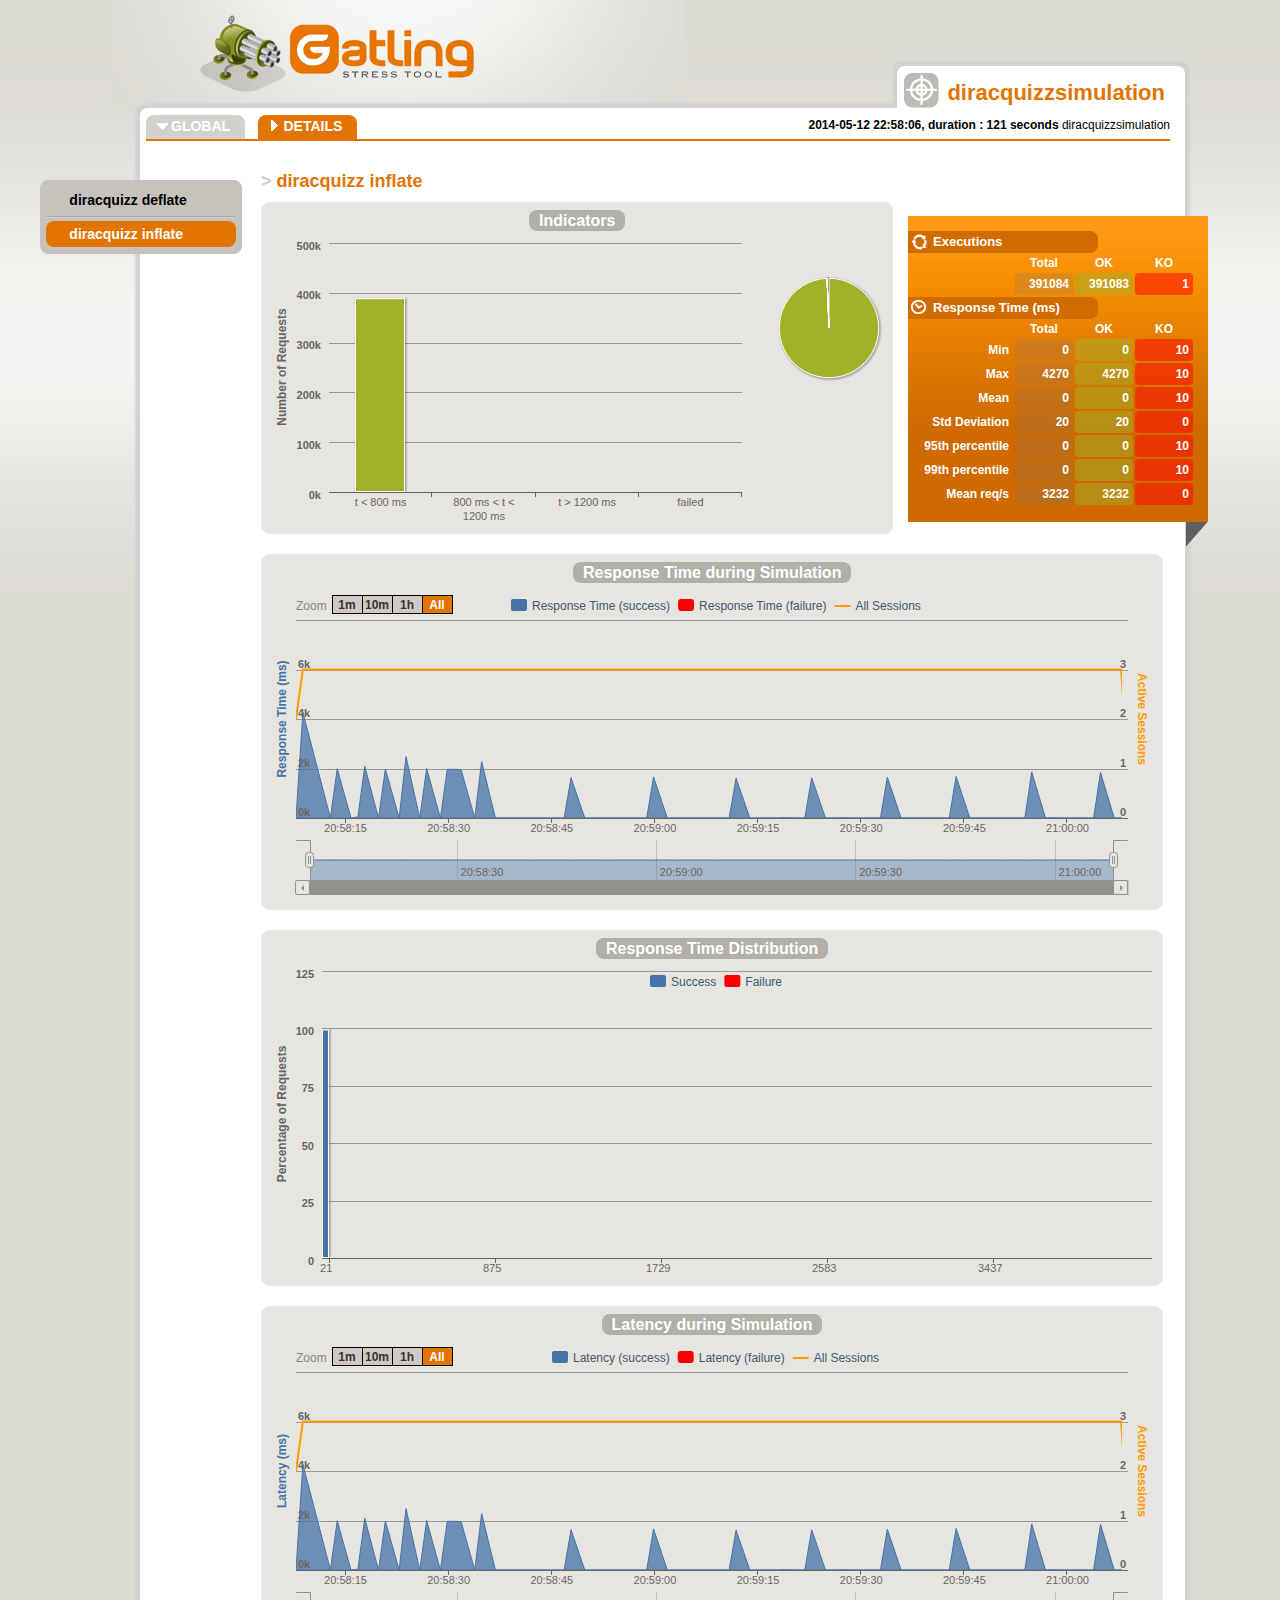
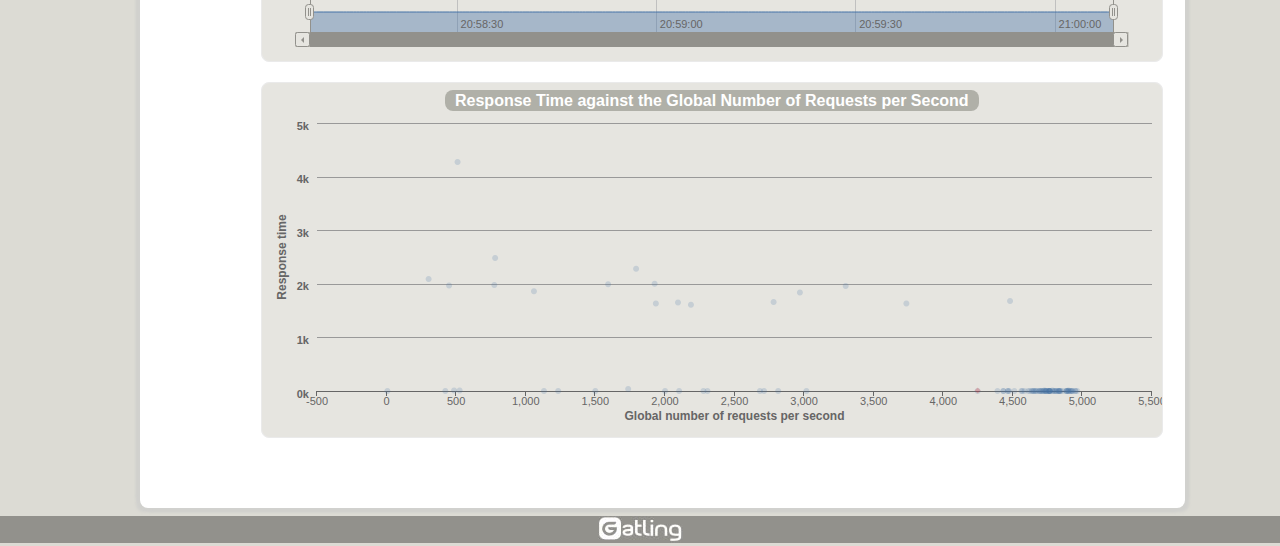
<file: gatling/diracquizzsimulation-20140512225806/req_diracquizz-inflate-189111b19388461a267d141d33980324.html>
<!DOCTYPE html>
<html>
<head>
<meta charset="UTF-8">
<link rel="shortcut icon" type="image/x-icon" href="style/favicon.ico"/>
<link href="style/style.css" rel="stylesheet" type="text/css" />
<link href="style/bootstrap.min.css" rel="stylesheet" type="text/css" />
<title>Gatling Stats - diracquizz inflate</title>
</head>
<body>
<div class="frise"></div>
<div class="container details">
	<div class="head">
		<a href="http://gatling-tool.org" target="blank_" title="Gatling Home Page"><img alt="Gatling" src="style/logo.png"/></a>
	</div>
	<div class="main">
		<div class="cadre">
				<div class="onglet">
					<img src="style/cible.png" />
					<p><span>diracquizzsimulation</span></p>
				</div>
				<div class="content">
					<div class="sous-menu">
						<div class="item"><a href="index.html">GLOBAL</a></div>
						<div class="item ouvert"><a id="details_link" href="#">DETAILS</a></div>
						<p class="sim_desc" title="2014-05-12 22:58:06, duration : 121 seconds" data-content="diracquizzsimulation">
							<b>2014-05-12 22:58:06, duration : 121 seconds</b> diracquizzsimulation
						</p>
					</div>
					<div class="content-in">
						<h1><span>> </span>diracquizz inflate</h1>
						<div class="article">
							
						<div class="infos">
							<div class="titre">STATISTICS</div>
							<div class="infos-in">
								<div class="repli"></div>								
								<div class="info">
									<h2 class="first">Executions</h2>
									<table>
										<thead>
											<tr><th></th><th>Total</th><th>OK</th><th>KO</th></tr>
										</thead>
										<tbody>
											<tr>
												<td class="title"></td>
												<td id="numberOfRequests" class="total"></td>
												<td id="numberOfRequestsOK" class="ok"></td>
												<td id="numberOfRequestsKO" class="ko"></td>
											</tr>
										</tbody>
									</table>
									<h2 class="second">Response Time (ms)</h2>
									<table>
										<thead>
											<tr>
												<th></th>
												<th>Total</th>
												<th>OK</th>
												<th>KO</th>
											</tr>
										</thead>
										<tbody>
											<tr>
												<td class="title">Min</td>
												<td id="minResponseTime" class="total"></td>
												<td id="minResponseTimeOK" class="ok"></td>
												<td id="minResponseTimeKO" class="ko"></td>
											</tr>
											<tr>
												<td class="title">Max</td>
												<td id="maxResponseTime" class="total"></td>
												<td id="maxResponseTimeOK" class="ok"></td>
												<td id="maxResponseTimeKO" class="ko"></td>
											</tr>
											<tr>
												<td class="title">Mean</td>
												<td id="meanResponseTime" class="total"></td>
												<td id="meanResponseTimeOK" class="ok"></td>
												<td id="meanResponseTimeKO" class="ko"></td>
											</tr>
											<tr>
												<td class="title">Std Deviation</td>
												<td id="standardDeviation" class="total"></td>
												<td id="standardDeviationOK" class="ok"></td>
												<td id="standardDeviationKO" class="ko"></td>
											</tr>
											<tr>
												<td class="title">95th percentile</td>
												<td id="percentiles1" class="total"></td>
												<td id="percentiles1OK" class="ok"></td>
												<td id="percentiles1KO" class="ko"></td>
											</tr>
											<tr>
												<td class="title">99th percentile</td>
												<td id="percentiles2" class="total"></td>
												<td id="percentiles2OK" class="ok"></td>
												<td id="percentiles2KO" class="ko"></td>
											</tr>
											<tr>
												<td class="title">Mean req/s</td>
												<td id="meanNumberOfRequestsPerSecond" class="total"></td>
												<td id="meanNumberOfRequestsPerSecondOK" class="ok"></td>
												<td id="meanNumberOfRequestsPerSecondKO" class="ko"></td>
											</tr>
										</tbody>
									</table>
								</div>
							</div>
						</div>						<div class="schema demi">
							<div id="container_indicators" class="demi"></div>
						</div>						<div class="schema geant">
							<div id="container" class="geant"></div>
						</div>						<div class="schema geant">
							<div id="container_distrib" class="geant"></div>
						</div>						<div class="schema geant">
							<div id="container_latency" class="geant"></div>
						</div>						<div class="schema geant">
							<div id="container_dispersion" class="geant"></div>
						</div>
						</div>
					</div>
				</div>
		</div>
	</div>
	<div class="nav">
		<ul></ul>
	</div>
</div>
<div class="foot">
	<a href="http://gatling-tool.org" title="Gatling Home Page"><img alt="Gatling" src="style/logo-gatling.jpg"/></a>
</div>
<script type="text/javascript" src="js/jquery.min.js"></script>
<script type="text/javascript" src="js/bootstrap.min.js"></script>
<script type="text/javascript" src="js/gatling.js"></script>
<script type="text/javascript" src="js/menu.js"></script>
<script type="text/javascript" src="js/all_sessions.js"></script>
<script type="text/javascript" src="js/stats.js"></script>
<script type="text/javascript" src="js/highcharts.js"></script>
<script type="text/javascript" src="js/highstock.js"></script>
<script type="text/javascript" src="js/highcharts-more.js"></script>
<script type="text/javascript" src="js/theme.js"></script>
<script type="text/javascript">

						var pageStats = stats.contents['diracquizz-inflate-189111b19388461a267d141d33980324'].stats;
		$(document).ready(function() {
		$('.sim_desc').popover({trigger:'hover', placement:'bottom'});
		setDetailsLinkUrl();
				setDetailsMenu();
				setActiveMenu();
		fillStats(pageStats);
		
Highcharts.setOptions({
	global: {
		useUTC: false
	}
});

var indicatorsChart = new Highcharts.Chart({
	chart: {
		renderTo: 'container_indicators',
		marginRight: 150
	},
	credits: {
		enabled: false
	},
	legend: {
		enabled: false
	},
	title: {
	 text: 'A title to let highcharts reserve the place for the title set later'
	},
	xAxis: {
		categories: [pageStats.group1.name,pageStats.group2.name,pageStats.group3.name,pageStats.group4.name]
	},
	yAxis: {
		title: {
			text: 'Number of Requests'
		}
	},
	tooltip: {
		formatter: function() {
			var s;
			if (this.point.name) { // the pie chart
				s = ''+ this.point.name +': '+ this.y +' requests';
			} else {
				s = ''+ this.y + ' requests';
			}
			return s;
		}
	},
	plotOptions: {
		series: {
			stacking: 'normal'
		}
	},
	series: [
		{
			type: 'column',
			color: '#A0B228',
			data: [pageStats.group1.count,0,0,0],
			tooltip: { yDecimals: 0, ySuffix: 'ms' }
		},
		{
			type: 'column',
			color: '#FFDD00',
			data: [0,pageStats.group2.count,0,0],
			tooltip: { yDecimals: 0, ySuffix: 'ms' }
		},
		{
			type: 'column',
			color: '#FF9D00',
			data: [0,0,pageStats.group3.count,0],
			tooltip: { yDecimals: 0, ySuffix: 'ms' }
		},
		{
			type: 'column',
			color: '#FF0000',
			data: [0,0,0,pageStats.group4.count],
			tooltip: { yDecimals: 0, ySuffix: 'ms' }
		},
		{
			type: 'pie',
			name: 'Percentages',
			data: [
				{
					name: pageStats.group1.name,
					y: pageStats.group1.percentage,
					color: '#A0B228'
				},
				{
					name: pageStats.group2.name,
					y: pageStats.group2.percentage,
					color: '#FFDD00'
				},
				{
					name: pageStats.group3.name,
					y: pageStats.group3.percentage,
					color: '#FF9D00'
				},
				{
					name: pageStats.group4.name,
					y: pageStats.group4.percentage,
					color: '#FF0000'
				}
			],
			center: [500, 85],
			size: 100,
			showInLegend: false,
			dataLabels: { enabled: false }
		}
	]
});

indicatorsChart.setTitle({
	text: '<span class="chart_title">Indicators</span>',
	useHTML: true
});

var responseTimeChart = new Highcharts.StockChart({
	chart: {
		renderTo: 'container',
		zoomType: 'x'
	},
	credits: {
		enabled: false
	},
	legend: {
		enabled: true,
		floating: true,
		y: -285,
		borderWidth: 0
	},
	title: {
		text: 'A title to let highcharts reserve the place for the title set later'
	},
	rangeSelector: {
		buttons : [{
		type : 'minute',
		count : 1,
		text : '1m'
	}, {
		type : 'minute',
		count : 10,
		text : '10m'
	}, {
		type : 'hour',
		count : 1,
		text : '1h'
	}, {
		type : 'all',
		count : 1,
		text : 'All'
	}],
	selected : 3,
	inputEnabled : false
	},
	xAxis: {
		type: 'datetime',
		ordinal: false,
		maxZoom: 10000 // three days
	},
	yAxis:[
	{
		min: 0,
		title: {
			text: 'Response Time (ms)',
			style: {
				color: '#4572A7'
			}
		}
	}, {
		min: 0,
		title: {
			text: 'Active Sessions',
			style: {
				color: '#FF9D00'
			}
		},
		opposite: true
	}],
    plotOptions: {
        arearange: {
            lineWidth: 1
        }
    },
	series: [
		{
		color: '#4572A7'
, pointInterval: 1000
, name: 'Response Time (success)'
, data: [
[1399928287799,0,10],[1399928288799,0,4270],[1399928292799,0,10],[1399928293799,0,1990],[1399928295799,0,0],[1399928296799,0,40],[1399928297799,0,2090],[1399928299799,0,0],[1399928300799,0,1980],[1399928302799,0,0],[1399928303799,0,2480],[1399928305799,0,0],[1399928306799,0,2000],[1399928308799,0,0],[1399928309799,0,1970],[1399928311799,0,1960],[1399928313799,0,0],[1399928314799,0,2280],[1399928316799,0,0],[1399928317799,0,0],[1399928318799,0,0],[1399928319799,0,0],[1399928320799,0,0],[1399928321799,0,0],[1399928322799,0,0],[1399928323799,0,0],[1399928324799,0,0],[1399928325799,0,0],[1399928326799,0,0],[1399928327799,0,1630],[1399928329799,0,0],[1399928330799,0,0],[1399928331799,0,0],[1399928332799,0,0],[1399928333799,0,0],[1399928334799,0,0],[1399928335799,0,0],[1399928336799,0,0],[1399928337799,0,0],[1399928338799,0,0],[1399928339799,0,1660],[1399928341799,0,0],[1399928342799,0,0],[1399928343799,0,0],[1399928344799,0,0],[1399928345799,0,0],[1399928346799,0,0],[1399928347799,0,0],[1399928348799,0,0],[1399928349799,0,0],[1399928350799,0,0],[1399928351799,0,1610],[1399928353799,0,0],[1399928354799,0,0],[1399928355799,0,0],[1399928356799,0,0],[1399928357799,0,0],[1399928358799,0,10],[1399928359799,0,0],[1399928360799,0,0],[1399928361799,0,0],[1399928362799,0,1630],[1399928364799,0,0],[1399928365799,0,0],[1399928366799,0,0],[1399928367799,0,10],[1399928368799,0,0],[1399928369799,0,0],[1399928370799,0,0],[1399928371799,0,0],[1399928372799,0,0],[1399928373799,0,1650],[1399928375799,0,0],[1399928376799,0,0],[1399928377799,0,0],[1399928378799,0,0],[1399928379799,0,0],[1399928380799,0,0],[1399928381799,0,0],[1399928382799,0,0],[1399928383799,0,1680],[1399928385799,0,0],[1399928386799,0,0],[1399928387799,0,0],[1399928388799,0,0],[1399928389799,0,0],[1399928390799,0,0],[1399928391799,0,0],[1399928392799,0,0],[1399928393799,0,0],[1399928394799,0,1860],[1399928396799,0,0],[1399928397799,0,10],[1399928398799,0,0],[1399928399799,0,0],[1399928400799,0,0],[1399928401799,0,0],[1399928402799,0,0],[1399928403799,0,0],[1399928404799,0,1840],[1399928406799,0,0],[1399928407799,0,0],[1399928408799,0,0]]
, type: 'arearange'
, tooltip: { yDecimals: 0, ySuffix: 'ms' }
, yAxis: 0
	},
			{
		color: '#FF0000'
, pointInterval: 1000
, name: 'Response Time (failure)'
, data: [
[1399928337799,10,10]]
, type: 'arearange'
, tooltip: { yDecimals: 0, ySuffix: 'ms' }
, yAxis: 0
, marker: { radius: 3, enabled: true }	},
		allSessionsData
	]
});

responseTimeChart.setTitle({
	text: '<span class="chart_title chart_title_">Response Time during Simulation</span>',
	useHTML: true
});

var responseTimeDistributionChart = new Highcharts.Chart({
	chart: {
		renderTo: 'container_distrib',
		type: 'column'
	},
	credits: {
		enabled: false
	},
	legend: {
		enabled: true,
		floating: true,
		y: -285,
		borderWidth: 0
	},
	title: {
		text: 'A title to let highcharts reserve the place for the title set later'
	},
	xAxis: {
		categories: ['21', '64', '107', '149', '192', '235', '278', '320', '363', '406', '448', '491', '534', '576', '619', '662', '705', '747', '790', '833', '875', '918', '961', '1003', '1046', '1089', '1132', '1174', '1217', '1260', '1302', '1345', '1388', '1430', '1473', '1516', '1559', '1601', '1644', '1687', '1729', '1772', '1815', '1857', '1900', '1943', '1986', '2028', '2071', '2114', '2156', '2199', '2242', '2284', '2327', '2370', '2413', '2455', '2498', '2541', '2583', '2626', '2669', '2711', '2754', '2797', '2840', '2882', '2925', '2968', '3010', '3053', '3096', '3138', '3181', '3224', '3267', '3309', '3352', '3395', '3437', '3480', '3523', '3565', '3608', '3651', '3694', '3736', '3779', '3822', '3864', '3907', '3950', '3992', '4035', '4078', '4121', '4163', '4206', '4249'],
		tickInterval: 20
	},
	yAxis: {
		min: 0,
		title: {
			text: 'Percentage of Requests'
		}
	},
	tooltip: {
		formatter: function() {
			return '<b>'+ this.x +' ms</b><br/>'+
			this.series.name +': '+ this.y +' %<br/>'+
			'Total: '+ this.point.stackTotal + ' %';
		}
	},
	plotOptions: {
		series: {
			groupPadding: 0,
			stacking: 'normal'
		}
	},
	series: [
			{
		type: 'column'
, color: '#4572A7'
, name: 'Success'
, data: [
100,0,0,0,0,0,0,0,0,0,0,0,0,0,0,0,0,0,0,0,0,0,0,0,0,0,0,0,0,0,0,0,0,0,0,0,0,0,0,0,0,0,0,0,0,0,0,0,0,0,0,0,0,0,0,0,0,0,0,0,0,0,0,0,0,0,0,0,0,0,0,0,0,0,0,0,0,0,0,0,0,0,0,0,0,0,0,0,0,0,0,0,0,0,0,0,0,0,0,0]
, tooltip: { yDecimals: 0, ySuffix: 'ms' }	},		{
		type: 'column'
, color: '#FF0000'
, name: 'Failure'
, data: [
0,0,0,0,0,0,0,0,0,0,0,0,0,0,0,0,0,0,0,0,0,0,0,0,0,0,0,0,0,0,0,0,0,0,0,0,0,0,0,0,0,0,0,0,0,0,0,0,0,0,0,0,0,0,0,0,0,0,0,0,0,0,0,0,0,0,0,0,0,0,0,0,0,0,0,0,0,0,0,0,0,0,0,0,0,0,0,0,0,0,0,0,0,0,0,0,0,0,0,0]
, tooltip: { yDecimals: 0, ySuffix: 'ms' }	}		]
});

responseTimeDistributionChart.setTitle({
	text: '<span class="chart_title">Response Time Distribution</span>',
	useHTML: true
});

var latencyChart = new Highcharts.StockChart({
	chart: {
		renderTo: 'container_latency',
		zoomType: 'x'
	},
	credits: {
		enabled: false
	},
	legend: {
		enabled: true,
		floating: true,
		y: -285,
		borderWidth: 0
	},
	title: {
		text: 'A title to let highcharts reserve the place for the title set later'
	},
	rangeSelector: {
		buttons : [{
		type : 'minute',
		count : 1,
		text : '1m'
	}, {
		type : 'minute',
		count : 10,
		text : '10m'
	}, {
		type : 'hour',
		count : 1,
		text : '1h'
	}, {
		type : 'all',
		count : 1,
		text : 'All'
	}],
	selected : 3,
	inputEnabled : false
	},
	xAxis: {
		type: 'datetime',
		ordinal: false,
		maxZoom: 10000 // three days
	},
	yAxis:[
	{
		min: 0,
		title: {
			text: 'Latency (ms)',
			style: {
				color: '#4572A7'
			}
		}
	}, {
		min: 0,
		title: {
			text: 'Active Sessions',
			style: {
				color: '#FF9D00'
			}
		},
		opposite: true
	}],
    plotOptions: {
        arearange: {
            lineWidth: 1
        }
    },
	series: [
		{
		color: '#4572A7'
, pointInterval: 1000
, name: 'Latency (success)'
, data: [
[1399928287799,0,10],[1399928288799,0,4270],[1399928292799,0,10],[1399928293799,0,1990],[1399928295799,0,0],[1399928296799,0,30],[1399928297799,0,2090],[1399928299799,0,0],[1399928300799,0,1980],[1399928302799,0,0],[1399928303799,0,2480],[1399928305799,0,0],[1399928306799,0,2000],[1399928308799,0,0],[1399928309799,0,1970],[1399928311799,0,1960],[1399928313799,0,0],[1399928314799,0,2280],[1399928316799,0,0],[1399928317799,0,0],[1399928318799,0,0],[1399928319799,0,0],[1399928320799,0,0],[1399928321799,0,0],[1399928322799,0,0],[1399928323799,0,0],[1399928324799,0,0],[1399928325799,0,0],[1399928326799,0,0],[1399928327799,0,1630],[1399928329799,0,0],[1399928330799,0,0],[1399928331799,0,0],[1399928332799,0,0],[1399928333799,0,0],[1399928334799,0,0],[1399928335799,0,0],[1399928336799,0,0],[1399928337799,0,0],[1399928338799,0,0],[1399928339799,0,1660],[1399928341799,0,0],[1399928342799,0,0],[1399928343799,0,0],[1399928344799,0,0],[1399928345799,0,0],[1399928346799,0,0],[1399928347799,0,0],[1399928348799,0,0],[1399928349799,0,0],[1399928350799,0,0],[1399928351799,0,1610],[1399928353799,0,0],[1399928354799,0,0],[1399928355799,0,0],[1399928356799,0,0],[1399928357799,0,0],[1399928358799,0,10],[1399928359799,0,0],[1399928360799,0,0],[1399928361799,0,0],[1399928362799,0,1630],[1399928364799,0,0],[1399928365799,0,0],[1399928366799,0,0],[1399928367799,0,10],[1399928368799,0,0],[1399928369799,0,0],[1399928370799,0,0],[1399928371799,0,0],[1399928372799,0,0],[1399928373799,0,1650],[1399928375799,0,0],[1399928376799,0,0],[1399928377799,0,0],[1399928378799,0,0],[1399928379799,0,0],[1399928380799,0,0],[1399928381799,0,0],[1399928382799,0,0],[1399928383799,0,1680],[1399928385799,0,0],[1399928386799,0,0],[1399928387799,0,0],[1399928388799,0,0],[1399928389799,0,0],[1399928390799,0,0],[1399928391799,0,0],[1399928392799,0,0],[1399928393799,0,0],[1399928394799,0,1860],[1399928396799,0,0],[1399928397799,0,10],[1399928398799,0,0],[1399928399799,0,0],[1399928400799,0,0],[1399928401799,0,0],[1399928402799,0,0],[1399928403799,0,0],[1399928404799,0,1840],[1399928406799,0,0],[1399928407799,0,0],[1399928408799,0,0]]
, type: 'arearange'
, tooltip: { yDecimals: 0, ySuffix: 'ms' }
, yAxis: 0
	},
			{
		color: '#FF0000'
, pointInterval: 1000
, name: 'Latency (failure)'
, data: [
[1399928337799,0,0]]
, type: 'arearange'
, tooltip: { yDecimals: 0, ySuffix: 'ms' }
, yAxis: 0
, marker: { radius: 3, enabled: true }	},
		allSessionsData
	]
});

latencyChart.setTitle({
	text: '<span class="chart_title chart_title_">Latency during Simulation</span>',
	useHTML: true
});

var scatterChart = new Highcharts.Chart({
	chart: {
		renderTo: 'container_dispersion', 
		defaultSeriesType: 'scatter',
		zoomType: 'xy'
	},
	credits: {
		enabled: false
	},
	xAxis: {
		title: {
			enabled: true,
			text: 'Global number of requests per second'
		},
		startOnTick: true,
		endOnTick: true,
		showLastLabel: true
	},
	title: {
		text: 'A title to let highcharts reserve the place for the title set later'
	},
	yAxis: {
		min: 0,
		title: {
			text: 'Response time'
		}
	},
	tooltip: {
		formatter: function() {
				 return ''+
			this.y +' ms at ' + this.x + ' allreq/s';
		}
	},
	legend: {
		enabled: false
	},
	plotOptions: {
		scatter: {
			marker: {
			radius: 3,
			states: {
				hover: {
					enabled: true,
					lineColor: 'rgb(100,100,100)'
				}
			}
		},
		states: {
			hover: {
				marker: {
				   enabled: false
				}
			}
			}
		}
	},
	series: [{
		type: 'scatter'
, color: 'rgba(69, 114, 167, .2)'
, name: 'Successes'
, data: [
[6,0],[302,2090],[422,0],[449,1970],[485,10],[510,4270],[525,10],[774,1980],[780,2480],[1059,1860],[1131,0],[1233,0],[1500,0],[1592,1990],[1736,40],[1793,2280],[1926,2000],[1935,1630],[2001,0],[2094,1650],[2102,0],[2187,1610],[2277,0],[2306,0],[2683,0],[2712,0],[2781,1660],[2814,0],[2970,1840],[3017,0],[3299,1960],[3735,1630],[4247,0],[4390,0],[4431,0],[4433,0],[4464,0],[4465,0],[4474,0],[4480,1680],[4511,0],[4561,0],[4568,0],[4584,0],[4610,0],[4622,0],[4636,0],[4640,0],[4651,0],[4651,0],[4663,0],[4666,0],[4676,0],[4689,0],[4693,0],[4697,0],[4704,0],[4710,0],[4716,0],[4720,0],[4727,10],[4731,0],[4735,0],[4738,0],[4739,0],[4742,0],[4752,0],[4758,0],[4760,0],[4763,0],[4763,0],[4764,0],[4766,0],[4767,0],[4785,10],[4786,0],[4792,0],[4802,0],[4805,0],[4811,0],[4817,0],[4828,0],[4830,0],[4832,0],[4835,0],[4839,0],[4843,0],[4859,0],[4882,0],[4886,0],[4888,0],[4890,0],[4899,10],[4900,0],[4900,0],[4911,0],[4916,0],[4920,0],[4928,0],[4929,0],[4948,0],[4951,0],[4963,0]]		}, {
		type: 'scatter'
, color: 'rgba(255, 0, 0, .2)'
, name: 'Failures'
, data: [
[4247,10]]	} ]
});

scatterChart.setTitle({
	text: '<span class="chart_title">Response Time against the Global Number of Requests per Second</span>',
	useHTML: true
});

	});

</script>
</body>
</html>
</file>
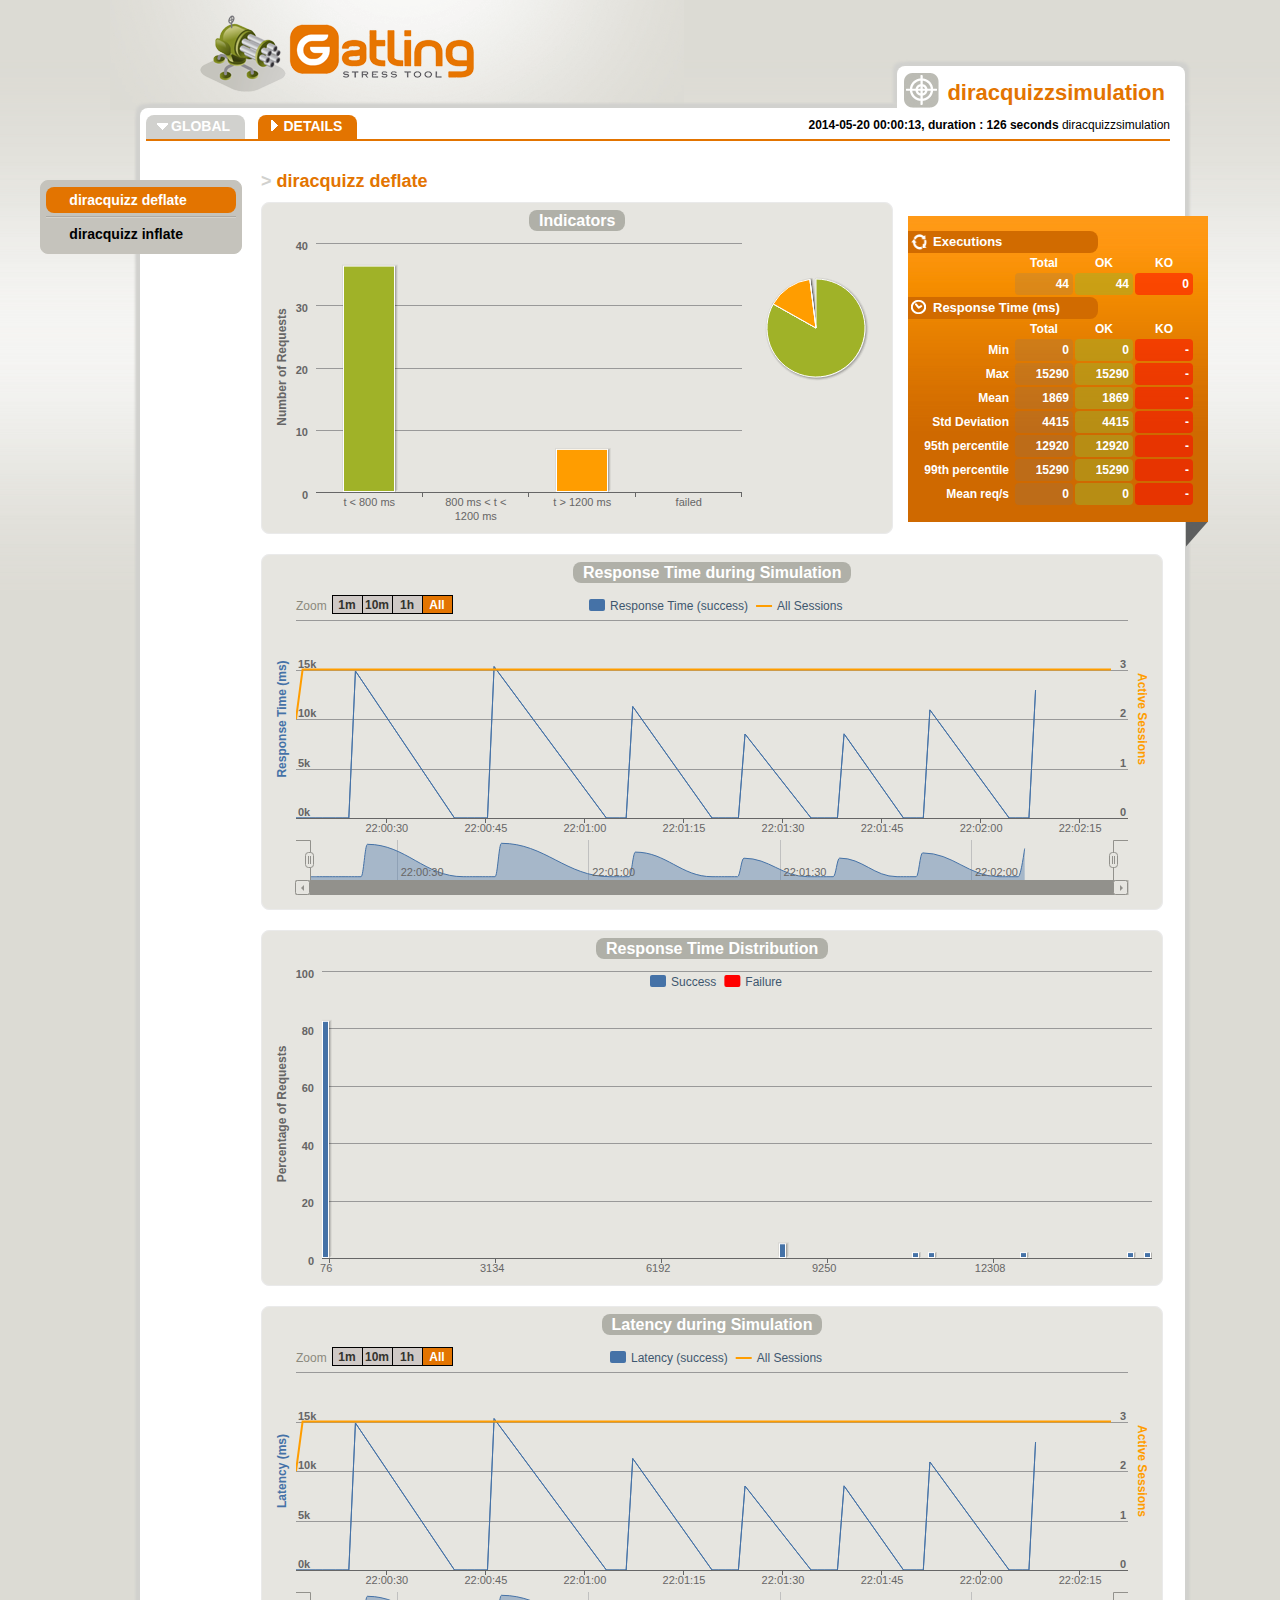
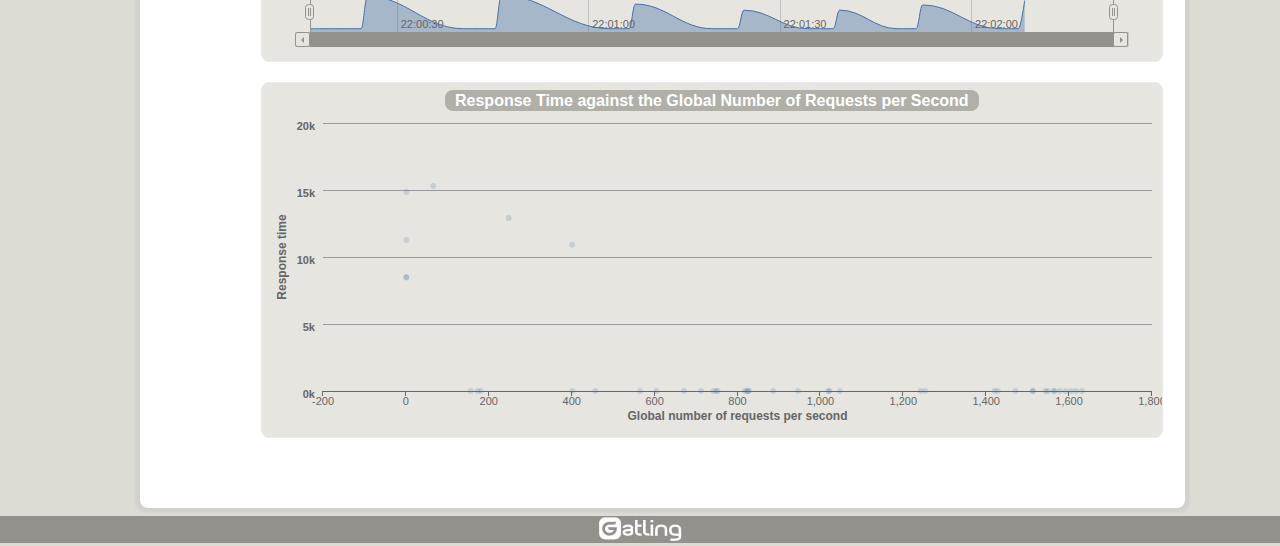
<file: gatling/diracquizzsimulation-20140520000013/req_diracquizz-deflate-f69b855181caa0fc0697a7f04d39f11f.html>
<!DOCTYPE html>
<html>
<head>
<meta charset="UTF-8">
<link rel="shortcut icon" type="image/x-icon" href="style/favicon.ico"/>
<link href="style/style.css" rel="stylesheet" type="text/css" />
<link href="style/bootstrap.min.css" rel="stylesheet" type="text/css" />
<title>Gatling Stats - diracquizz deflate</title>
</head>
<body>
<div class="frise"></div>
<div class="container details">
	<div class="head">
		<a href="http://gatling-tool.org" target="blank_" title="Gatling Home Page"><img alt="Gatling" src="style/logo.png"/></a>
	</div>
	<div class="main">
		<div class="cadre">
				<div class="onglet">
					<img src="style/cible.png" />
					<p><span>diracquizzsimulation</span></p>
				</div>
				<div class="content">
					<div class="sous-menu">
						<div class="item"><a href="index.html">GLOBAL</a></div>
						<div class="item ouvert"><a id="details_link" href="#">DETAILS</a></div>
						<p class="sim_desc" title="2014-05-20 00:00:13, duration : 126 seconds" data-content="diracquizzsimulation">
							<b>2014-05-20 00:00:13, duration : 126 seconds</b> diracquizzsimulation
						</p>
					</div>
					<div class="content-in">
						<h1><span>> </span>diracquizz deflate</h1>
						<div class="article">
							
						<div class="infos">
							<div class="titre">STATISTICS</div>
							<div class="infos-in">
								<div class="repli"></div>								
								<div class="info">
									<h2 class="first">Executions</h2>
									<table>
										<thead>
											<tr><th></th><th>Total</th><th>OK</th><th>KO</th></tr>
										</thead>
										<tbody>
											<tr>
												<td class="title"></td>
												<td id="numberOfRequests" class="total"></td>
												<td id="numberOfRequestsOK" class="ok"></td>
												<td id="numberOfRequestsKO" class="ko"></td>
											</tr>
										</tbody>
									</table>
									<h2 class="second">Response Time (ms)</h2>
									<table>
										<thead>
											<tr>
												<th></th>
												<th>Total</th>
												<th>OK</th>
												<th>KO</th>
											</tr>
										</thead>
										<tbody>
											<tr>
												<td class="title">Min</td>
												<td id="minResponseTime" class="total"></td>
												<td id="minResponseTimeOK" class="ok"></td>
												<td id="minResponseTimeKO" class="ko"></td>
											</tr>
											<tr>
												<td class="title">Max</td>
												<td id="maxResponseTime" class="total"></td>
												<td id="maxResponseTimeOK" class="ok"></td>
												<td id="maxResponseTimeKO" class="ko"></td>
											</tr>
											<tr>
												<td class="title">Mean</td>
												<td id="meanResponseTime" class="total"></td>
												<td id="meanResponseTimeOK" class="ok"></td>
												<td id="meanResponseTimeKO" class="ko"></td>
											</tr>
											<tr>
												<td class="title">Std Deviation</td>
												<td id="standardDeviation" class="total"></td>
												<td id="standardDeviationOK" class="ok"></td>
												<td id="standardDeviationKO" class="ko"></td>
											</tr>
											<tr>
												<td class="title">95th percentile</td>
												<td id="percentiles1" class="total"></td>
												<td id="percentiles1OK" class="ok"></td>
												<td id="percentiles1KO" class="ko"></td>
											</tr>
											<tr>
												<td class="title">99th percentile</td>
												<td id="percentiles2" class="total"></td>
												<td id="percentiles2OK" class="ok"></td>
												<td id="percentiles2KO" class="ko"></td>
											</tr>
											<tr>
												<td class="title">Mean req/s</td>
												<td id="meanNumberOfRequestsPerSecond" class="total"></td>
												<td id="meanNumberOfRequestsPerSecondOK" class="ok"></td>
												<td id="meanNumberOfRequestsPerSecondKO" class="ko"></td>
											</tr>
										</tbody>
									</table>
								</div>
							</div>
						</div>						<div class="schema demi">
							<div id="container_indicators" class="demi"></div>
						</div>						<div class="schema geant">
							<div id="container" class="geant"></div>
						</div>						<div class="schema geant">
							<div id="container_distrib" class="geant"></div>
						</div>						<div class="schema geant">
							<div id="container_latency" class="geant"></div>
						</div>						<div class="schema geant">
							<div id="container_dispersion" class="geant"></div>
						</div>
						</div>
					</div>
				</div>
		</div>
	</div>
	<div class="nav">
		<ul></ul>
	</div>
</div>
<div class="foot">
	<a href="http://gatling-tool.org" title="Gatling Home Page"><img alt="Gatling" src="style/logo-gatling.jpg"/></a>
</div>
<script type="text/javascript" src="js/jquery.min.js"></script>
<script type="text/javascript" src="js/bootstrap.min.js"></script>
<script type="text/javascript" src="js/gatling.js"></script>
<script type="text/javascript" src="js/menu.js"></script>
<script type="text/javascript" src="js/all_sessions.js"></script>
<script type="text/javascript" src="js/stats.js"></script>
<script type="text/javascript" src="js/highcharts.js"></script>
<script type="text/javascript" src="js/highstock.js"></script>
<script type="text/javascript" src="js/highcharts-more.js"></script>
<script type="text/javascript" src="js/theme.js"></script>
<script type="text/javascript">

						var pageStats = stats.contents['diracquizz-deflate-f69b855181caa0fc0697a7f04d39f11f'].stats;
		$(document).ready(function() {
		$('.sim_desc').popover({trigger:'hover', placement:'bottom'});
		setDetailsLinkUrl();
				setDetailsMenu();
				setActiveMenu();
		fillStats(pageStats);
		
Highcharts.setOptions({
	global: {
		useUTC: false
	}
});

var indicatorsChart = new Highcharts.Chart({
	chart: {
		renderTo: 'container_indicators',
		marginRight: 150
	},
	credits: {
		enabled: false
	},
	legend: {
		enabled: false
	},
	title: {
	 text: 'A title to let highcharts reserve the place for the title set later'
	},
	xAxis: {
		categories: [pageStats.group1.name,pageStats.group2.name,pageStats.group3.name,pageStats.group4.name]
	},
	yAxis: {
		title: {
			text: 'Number of Requests'
		}
	},
	tooltip: {
		formatter: function() {
			var s;
			if (this.point.name) { // the pie chart
				s = ''+ this.point.name +': '+ this.y +' requests';
			} else {
				s = ''+ this.y + ' requests';
			}
			return s;
		}
	},
	plotOptions: {
		series: {
			stacking: 'normal'
		}
	},
	series: [
		{
			type: 'column',
			color: '#A0B228',
			data: [pageStats.group1.count,0,0,0],
			tooltip: { yDecimals: 0, ySuffix: 'ms' }
		},
		{
			type: 'column',
			color: '#FFDD00',
			data: [0,pageStats.group2.count,0,0],
			tooltip: { yDecimals: 0, ySuffix: 'ms' }
		},
		{
			type: 'column',
			color: '#FF9D00',
			data: [0,0,pageStats.group3.count,0],
			tooltip: { yDecimals: 0, ySuffix: 'ms' }
		},
		{
			type: 'column',
			color: '#FF0000',
			data: [0,0,0,pageStats.group4.count],
			tooltip: { yDecimals: 0, ySuffix: 'ms' }
		},
		{
			type: 'pie',
			name: 'Percentages',
			data: [
				{
					name: pageStats.group1.name,
					y: pageStats.group1.percentage,
					color: '#A0B228'
				},
				{
					name: pageStats.group2.name,
					y: pageStats.group2.percentage,
					color: '#FFDD00'
				},
				{
					name: pageStats.group3.name,
					y: pageStats.group3.percentage,
					color: '#FF9D00'
				},
				{
					name: pageStats.group4.name,
					y: pageStats.group4.percentage,
					color: '#FF0000'
				}
			],
			center: [500, 85],
			size: 100,
			showInLegend: false,
			dataLabels: { enabled: false }
		}
	]
});

indicatorsChart.setTitle({
	text: '<span class="chart_title">Indicators</span>',
	useHTML: true
});

var responseTimeChart = new Highcharts.StockChart({
	chart: {
		renderTo: 'container',
		zoomType: 'x'
	},
	credits: {
		enabled: false
	},
	legend: {
		enabled: true,
		floating: true,
		y: -285,
		borderWidth: 0
	},
	title: {
		text: 'A title to let highcharts reserve the place for the title set later'
	},
	rangeSelector: {
		buttons : [{
		type : 'minute',
		count : 1,
		text : '1m'
	}, {
		type : 'minute',
		count : 10,
		text : '10m'
	}, {
		type : 'hour',
		count : 1,
		text : '1h'
	}, {
		type : 'all',
		count : 1,
		text : 'All'
	}],
	selected : 3,
	inputEnabled : false
	},
	xAxis: {
		type: 'datetime',
		ordinal: false,
		maxZoom: 10000 // three days
	},
	yAxis:[
	{
		min: 0,
		title: {
			text: 'Response Time (ms)',
			style: {
				color: '#4572A7'
			}
		}
	}, {
		min: 0,
		title: {
			text: 'Active Sessions',
			style: {
				color: '#FF9D00'
			}
		},
		opposite: true
	}],
    plotOptions: {
        arearange: {
            lineWidth: 1
        }
    },
	series: [
		{
		color: '#4572A7'
, pointInterval: 1000
, name: 'Response Time (success)'
, data: [
[1400536816246,0,0],[1400536817246,0,0],[1400536818246,0,0],[1400536819246,0,0],[1400536820246,0,0],[1400536821246,0,0],[1400536822246,0,0],[1400536823246,0,0],[1400536824246,0,0],[1400536825246,14850,14850],[1400536840246,0,0],[1400536841246,0,0],[1400536842246,0,0],[1400536843246,0,0],[1400536844246,0,0],[1400536845246,0,0],[1400536846246,15290,15290],[1400536863246,0,0],[1400536864246,0,0],[1400536865246,0,0],[1400536866246,0,0],[1400536867246,11260,11260],[1400536879246,0,0],[1400536880246,0,0],[1400536881246,0,0],[1400536882246,0,0],[1400536883246,0,0],[1400536884246,8480,8480],[1400536894246,0,0],[1400536895246,0,0],[1400536896246,0,0],[1400536897246,0,0],[1400536898246,0,0],[1400536899246,8500,8500],[1400536908246,0,0],[1400536909246,0,0],[1400536910246,0,0],[1400536911246,0,0],[1400536912246,10920,10920],[1400536924246,0,0],[1400536925246,0,0],[1400536926246,0,0],[1400536927246,0,0],[1400536928246,12920,12920]]
, type: 'arearange'
, tooltip: { yDecimals: 0, ySuffix: 'ms' }
, yAxis: 0
	},
			allSessionsData
	]
});

responseTimeChart.setTitle({
	text: '<span class="chart_title chart_title_">Response Time during Simulation</span>',
	useHTML: true
});

var responseTimeDistributionChart = new Highcharts.Chart({
	chart: {
		renderTo: 'container_distrib',
		type: 'column'
	},
	credits: {
		enabled: false
	},
	legend: {
		enabled: true,
		floating: true,
		y: -285,
		borderWidth: 0
	},
	title: {
		text: 'A title to let highcharts reserve the place for the title set later'
	},
	xAxis: {
		categories: ['76', '229', '382', '535', '688', '841', '994', '1147', '1300', '1453', '1605', '1758', '1911', '2064', '2217', '2370', '2523', '2676', '2829', '2982', '3134', '3287', '3440', '3593', '3746', '3899', '4052', '4205', '4358', '4511', '4663', '4816', '4969', '5122', '5275', '5428', '5581', '5734', '5887', '6040', '6192', '6345', '6498', '6651', '6804', '6957', '7110', '7263', '7416', '7569', '7721', '7874', '8027', '8180', '8333', '8486', '8639', '8792', '8945', '9098', '9250', '9403', '9556', '9709', '9862', '10015', '10168', '10321', '10474', '10627', '10779', '10932', '11085', '11238', '11391', '11544', '11697', '11850', '12003', '12156', '12308', '12461', '12614', '12767', '12920', '13073', '13226', '13379', '13532', '13685', '13837', '13990', '14143', '14296', '14449', '14602', '14755', '14908', '15061', '15214'],
		tickInterval: 20
	},
	yAxis: {
		min: 0,
		title: {
			text: 'Percentage of Requests'
		}
	},
	tooltip: {
		formatter: function() {
			return '<b>'+ this.x +' ms</b><br/>'+
			this.series.name +': '+ this.y +' %<br/>'+
			'Total: '+ this.point.stackTotal + ' %';
		}
	},
	plotOptions: {
		series: {
			groupPadding: 0,
			stacking: 'normal'
		}
	},
	series: [
			{
		type: 'column'
, color: '#4572A7'
, name: 'Success'
, data: [
84,0,0,0,0,0,0,0,0,0,0,0,0,0,0,0,0,0,0,0,0,0,0,0,0,0,0,0,0,0,0,0,0,0,0,0,0,0,0,0,0,0,0,0,0,0,0,0,0,0,0,0,0,0,0,5,0,0,0,0,0,0,0,0,0,0,0,0,0,0,0,2,0,2,0,0,0,0,0,0,0,0,0,0,2,0,0,0,0,0,0,0,0,0,0,0,0,2,0,2]
, tooltip: { yDecimals: 0, ySuffix: 'ms' }	},		{
		type: 'column'
, color: '#FF0000'
, name: 'Failure'
, data: [
0,0,0,0,0,0,0,0,0,0,0,0,0,0,0,0,0,0,0,0,0,0,0,0,0,0,0,0,0,0,0,0,0,0,0,0,0,0,0,0,0,0,0,0,0,0,0,0,0,0,0,0,0,0,0,0,0,0,0,0,0,0,0,0,0,0,0,0,0,0,0,0,0,0,0,0,0,0,0,0,0,0,0,0,0,0,0,0,0,0,0,0,0,0,0,0,0,0,0,0]
, tooltip: { yDecimals: 0, ySuffix: 'ms' }	}		]
});

responseTimeDistributionChart.setTitle({
	text: '<span class="chart_title">Response Time Distribution</span>',
	useHTML: true
});

var latencyChart = new Highcharts.StockChart({
	chart: {
		renderTo: 'container_latency',
		zoomType: 'x'
	},
	credits: {
		enabled: false
	},
	legend: {
		enabled: true,
		floating: true,
		y: -285,
		borderWidth: 0
	},
	title: {
		text: 'A title to let highcharts reserve the place for the title set later'
	},
	rangeSelector: {
		buttons : [{
		type : 'minute',
		count : 1,
		text : '1m'
	}, {
		type : 'minute',
		count : 10,
		text : '10m'
	}, {
		type : 'hour',
		count : 1,
		text : '1h'
	}, {
		type : 'all',
		count : 1,
		text : 'All'
	}],
	selected : 3,
	inputEnabled : false
	},
	xAxis: {
		type: 'datetime',
		ordinal: false,
		maxZoom: 10000 // three days
	},
	yAxis:[
	{
		min: 0,
		title: {
			text: 'Latency (ms)',
			style: {
				color: '#4572A7'
			}
		}
	}, {
		min: 0,
		title: {
			text: 'Active Sessions',
			style: {
				color: '#FF9D00'
			}
		},
		opposite: true
	}],
    plotOptions: {
        arearange: {
            lineWidth: 1
        }
    },
	series: [
		{
		color: '#4572A7'
, pointInterval: 1000
, name: 'Latency (success)'
, data: [
[1400536816246,0,0],[1400536817246,0,0],[1400536818246,0,0],[1400536819246,0,0],[1400536820246,0,0],[1400536821246,0,0],[1400536822246,0,0],[1400536823246,0,0],[1400536824246,0,0],[1400536825246,14850,14850],[1400536840246,0,0],[1400536841246,0,0],[1400536842246,0,0],[1400536843246,0,0],[1400536844246,0,0],[1400536845246,0,0],[1400536846246,15290,15290],[1400536863246,0,0],[1400536864246,0,0],[1400536865246,0,0],[1400536866246,0,0],[1400536867246,11260,11260],[1400536879246,0,0],[1400536880246,0,0],[1400536881246,0,0],[1400536882246,0,0],[1400536883246,0,0],[1400536884246,8480,8480],[1400536894246,0,0],[1400536895246,0,0],[1400536896246,0,0],[1400536897246,0,0],[1400536898246,0,0],[1400536899246,8500,8500],[1400536908246,0,0],[1400536909246,0,0],[1400536910246,0,0],[1400536911246,0,0],[1400536912246,10910,10910],[1400536924246,0,0],[1400536925246,0,0],[1400536926246,0,0],[1400536927246,0,0],[1400536928246,12920,12920]]
, type: 'arearange'
, tooltip: { yDecimals: 0, ySuffix: 'ms' }
, yAxis: 0
	},
			allSessionsData
	]
});

latencyChart.setTitle({
	text: '<span class="chart_title chart_title_">Latency during Simulation</span>',
	useHTML: true
});

var scatterChart = new Highcharts.Chart({
	chart: {
		renderTo: 'container_dispersion', 
		defaultSeriesType: 'scatter',
		zoomType: 'xy'
	},
	credits: {
		enabled: false
	},
	xAxis: {
		title: {
			enabled: true,
			text: 'Global number of requests per second'
		},
		startOnTick: true,
		endOnTick: true,
		showLastLabel: true
	},
	title: {
		text: 'A title to let highcharts reserve the place for the title set later'
	},
	yAxis: {
		min: 0,
		title: {
			text: 'Response time'
		}
	},
	tooltip: {
		formatter: function() {
				 return ''+
			this.y +' ms at ' + this.x + ' allreq/s';
		}
	},
	legend: {
		enabled: false
	},
	plotOptions: {
		scatter: {
			marker: {
			radius: 3,
			states: {
				hover: {
					enabled: true,
					lineColor: 'rgb(100,100,100)'
				}
			}
		},
		states: {
			hover: {
				marker: {
				   enabled: false
				}
			}
			}
		}
	},
	series: [{
		type: 'scatter'
, color: 'rgba(69, 114, 167, .2)'
, name: 'Successes'
, data: [
[1,8480],[1,8500],[1,11260],[1,14850],[66,15290],[156,0],[173,0],[181,0],[248,12920],[401,10920],[402,0],[457,0],[565,0],[605,0],[671,0],[712,0],[742,0],[749,0],[752,0],[818,0],[823,0],[825,0],[828,0],[886,0],[946,0],[1019,0],[1022,0],[1047,0],[1242,0],[1253,0],[1420,0],[1428,0],[1470,0],[1512,0],[1513,0],[1543,0],[1549,0],[1563,0],[1565,0],[1578,0],[1592,0],[1605,0],[1617,0],[1631,0]]		}, {
		type: 'scatter'
, color: 'rgba(255, 0, 0, .2)'
, name: 'Failures'
, data: [
[]]	} ]
});

scatterChart.setTitle({
	text: '<span class="chart_title">Response Time against the Global Number of Requests per Second</span>',
	useHTML: true
});

	});

</script>
</body>
</html>
</file>
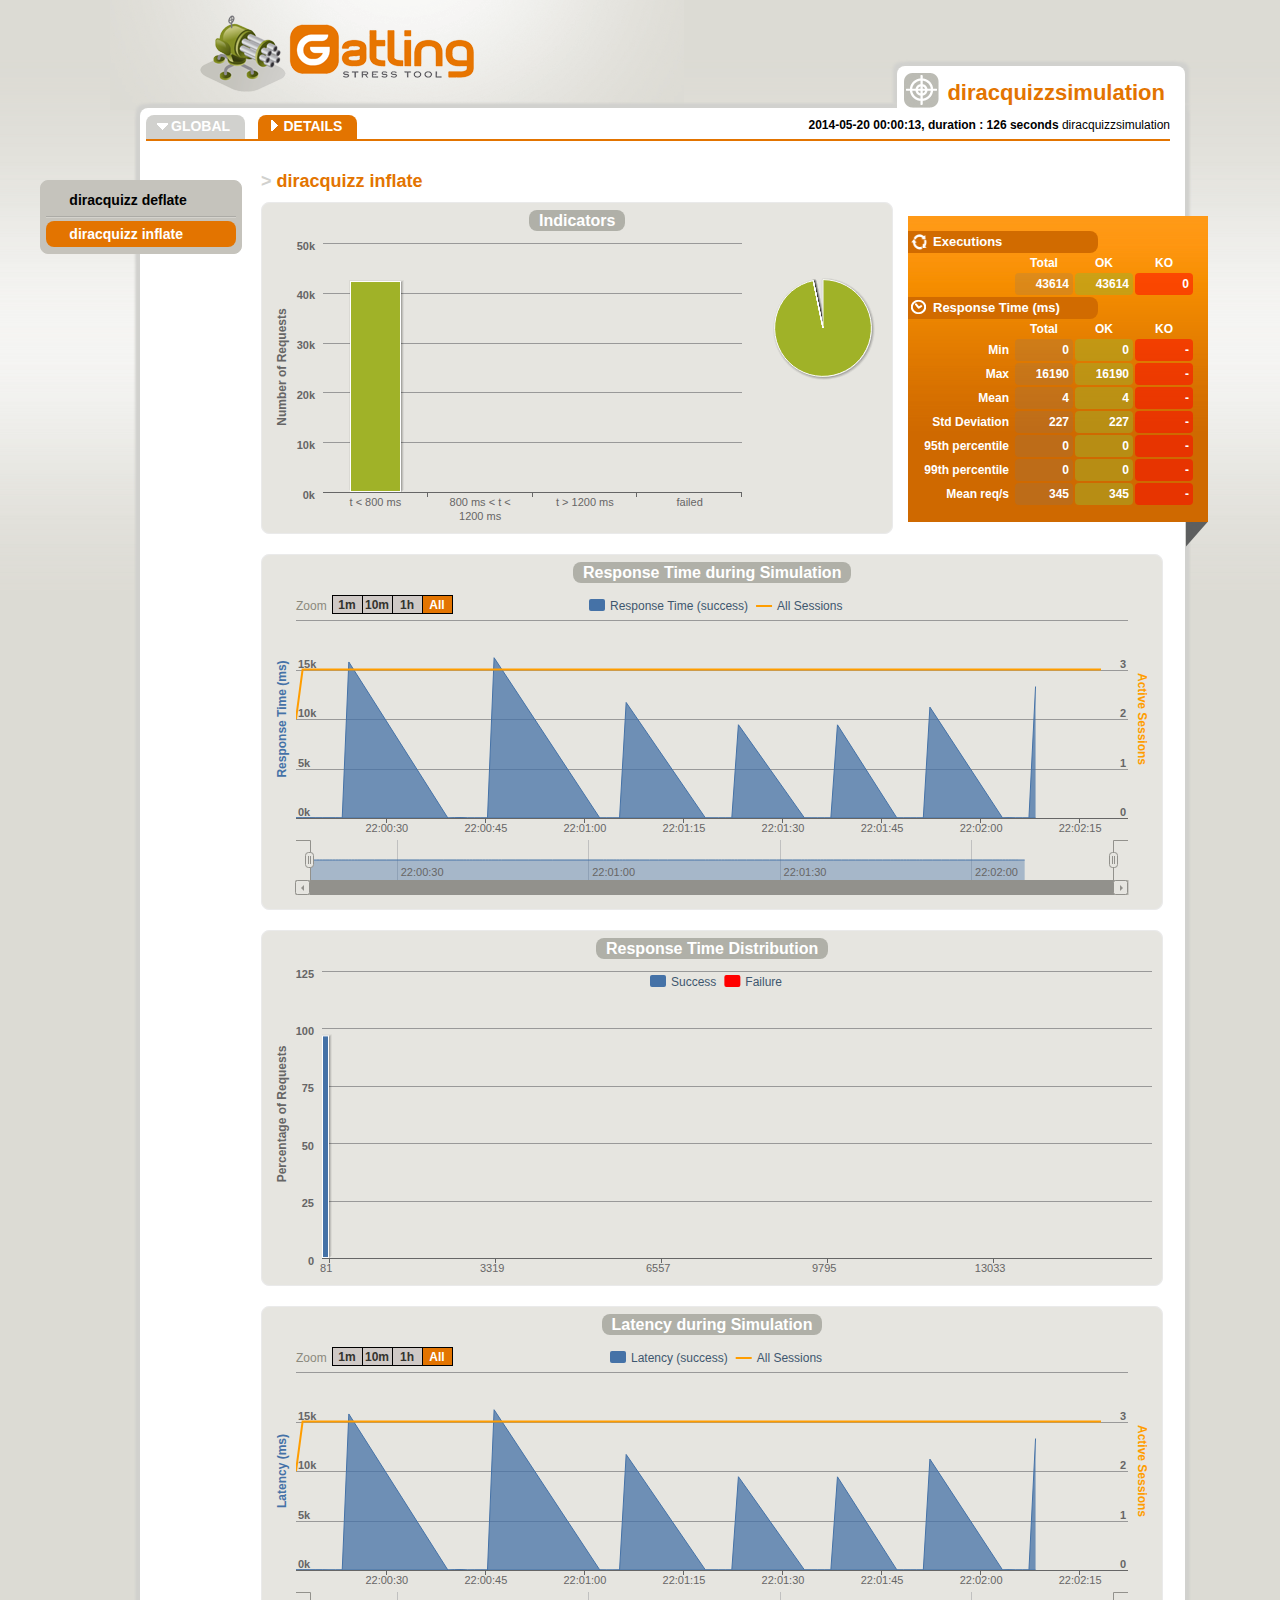
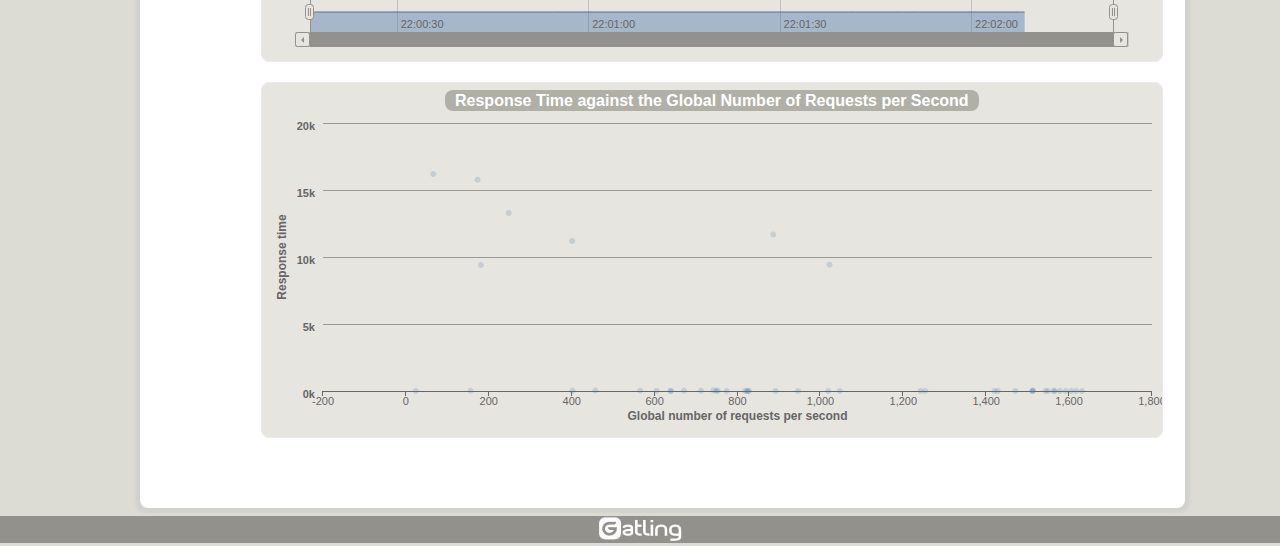
<file: gatling/diracquizzsimulation-20140520000013/req_diracquizz-inflate-189111b19388461a267d141d33980324.html>
<!DOCTYPE html>
<html>
<head>
<meta charset="UTF-8">
<link rel="shortcut icon" type="image/x-icon" href="style/favicon.ico"/>
<link href="style/style.css" rel="stylesheet" type="text/css" />
<link href="style/bootstrap.min.css" rel="stylesheet" type="text/css" />
<title>Gatling Stats - diracquizz inflate</title>
</head>
<body>
<div class="frise"></div>
<div class="container details">
	<div class="head">
		<a href="http://gatling-tool.org" target="blank_" title="Gatling Home Page"><img alt="Gatling" src="style/logo.png"/></a>
	</div>
	<div class="main">
		<div class="cadre">
				<div class="onglet">
					<img src="style/cible.png" />
					<p><span>diracquizzsimulation</span></p>
				</div>
				<div class="content">
					<div class="sous-menu">
						<div class="item"><a href="index.html">GLOBAL</a></div>
						<div class="item ouvert"><a id="details_link" href="#">DETAILS</a></div>
						<p class="sim_desc" title="2014-05-20 00:00:13, duration : 126 seconds" data-content="diracquizzsimulation">
							<b>2014-05-20 00:00:13, duration : 126 seconds</b> diracquizzsimulation
						</p>
					</div>
					<div class="content-in">
						<h1><span>> </span>diracquizz inflate</h1>
						<div class="article">
							
						<div class="infos">
							<div class="titre">STATISTICS</div>
							<div class="infos-in">
								<div class="repli"></div>								
								<div class="info">
									<h2 class="first">Executions</h2>
									<table>
										<thead>
											<tr><th></th><th>Total</th><th>OK</th><th>KO</th></tr>
										</thead>
										<tbody>
											<tr>
												<td class="title"></td>
												<td id="numberOfRequests" class="total"></td>
												<td id="numberOfRequestsOK" class="ok"></td>
												<td id="numberOfRequestsKO" class="ko"></td>
											</tr>
										</tbody>
									</table>
									<h2 class="second">Response Time (ms)</h2>
									<table>
										<thead>
											<tr>
												<th></th>
												<th>Total</th>
												<th>OK</th>
												<th>KO</th>
											</tr>
										</thead>
										<tbody>
											<tr>
												<td class="title">Min</td>
												<td id="minResponseTime" class="total"></td>
												<td id="minResponseTimeOK" class="ok"></td>
												<td id="minResponseTimeKO" class="ko"></td>
											</tr>
											<tr>
												<td class="title">Max</td>
												<td id="maxResponseTime" class="total"></td>
												<td id="maxResponseTimeOK" class="ok"></td>
												<td id="maxResponseTimeKO" class="ko"></td>
											</tr>
											<tr>
												<td class="title">Mean</td>
												<td id="meanResponseTime" class="total"></td>
												<td id="meanResponseTimeOK" class="ok"></td>
												<td id="meanResponseTimeKO" class="ko"></td>
											</tr>
											<tr>
												<td class="title">Std Deviation</td>
												<td id="standardDeviation" class="total"></td>
												<td id="standardDeviationOK" class="ok"></td>
												<td id="standardDeviationKO" class="ko"></td>
											</tr>
											<tr>
												<td class="title">95th percentile</td>
												<td id="percentiles1" class="total"></td>
												<td id="percentiles1OK" class="ok"></td>
												<td id="percentiles1KO" class="ko"></td>
											</tr>
											<tr>
												<td class="title">99th percentile</td>
												<td id="percentiles2" class="total"></td>
												<td id="percentiles2OK" class="ok"></td>
												<td id="percentiles2KO" class="ko"></td>
											</tr>
											<tr>
												<td class="title">Mean req/s</td>
												<td id="meanNumberOfRequestsPerSecond" class="total"></td>
												<td id="meanNumberOfRequestsPerSecondOK" class="ok"></td>
												<td id="meanNumberOfRequestsPerSecondKO" class="ko"></td>
											</tr>
										</tbody>
									</table>
								</div>
							</div>
						</div>						<div class="schema demi">
							<div id="container_indicators" class="demi"></div>
						</div>						<div class="schema geant">
							<div id="container" class="geant"></div>
						</div>						<div class="schema geant">
							<div id="container_distrib" class="geant"></div>
						</div>						<div class="schema geant">
							<div id="container_latency" class="geant"></div>
						</div>						<div class="schema geant">
							<div id="container_dispersion" class="geant"></div>
						</div>
						</div>
					</div>
				</div>
		</div>
	</div>
	<div class="nav">
		<ul></ul>
	</div>
</div>
<div class="foot">
	<a href="http://gatling-tool.org" title="Gatling Home Page"><img alt="Gatling" src="style/logo-gatling.jpg"/></a>
</div>
<script type="text/javascript" src="js/jquery.min.js"></script>
<script type="text/javascript" src="js/bootstrap.min.js"></script>
<script type="text/javascript" src="js/gatling.js"></script>
<script type="text/javascript" src="js/menu.js"></script>
<script type="text/javascript" src="js/all_sessions.js"></script>
<script type="text/javascript" src="js/stats.js"></script>
<script type="text/javascript" src="js/highcharts.js"></script>
<script type="text/javascript" src="js/highstock.js"></script>
<script type="text/javascript" src="js/highcharts-more.js"></script>
<script type="text/javascript" src="js/theme.js"></script>
<script type="text/javascript">

						var pageStats = stats.contents['diracquizz-inflate-189111b19388461a267d141d33980324'].stats;
		$(document).ready(function() {
		$('.sim_desc').popover({trigger:'hover', placement:'bottom'});
		setDetailsLinkUrl();
				setDetailsMenu();
				setActiveMenu();
		fillStats(pageStats);
		
Highcharts.setOptions({
	global: {
		useUTC: false
	}
});

var indicatorsChart = new Highcharts.Chart({
	chart: {
		renderTo: 'container_indicators',
		marginRight: 150
	},
	credits: {
		enabled: false
	},
	legend: {
		enabled: false
	},
	title: {
	 text: 'A title to let highcharts reserve the place for the title set later'
	},
	xAxis: {
		categories: [pageStats.group1.name,pageStats.group2.name,pageStats.group3.name,pageStats.group4.name]
	},
	yAxis: {
		title: {
			text: 'Number of Requests'
		}
	},
	tooltip: {
		formatter: function() {
			var s;
			if (this.point.name) { // the pie chart
				s = ''+ this.point.name +': '+ this.y +' requests';
			} else {
				s = ''+ this.y + ' requests';
			}
			return s;
		}
	},
	plotOptions: {
		series: {
			stacking: 'normal'
		}
	},
	series: [
		{
			type: 'column',
			color: '#A0B228',
			data: [pageStats.group1.count,0,0,0],
			tooltip: { yDecimals: 0, ySuffix: 'ms' }
		},
		{
			type: 'column',
			color: '#FFDD00',
			data: [0,pageStats.group2.count,0,0],
			tooltip: { yDecimals: 0, ySuffix: 'ms' }
		},
		{
			type: 'column',
			color: '#FF9D00',
			data: [0,0,pageStats.group3.count,0],
			tooltip: { yDecimals: 0, ySuffix: 'ms' }
		},
		{
			type: 'column',
			color: '#FF0000',
			data: [0,0,0,pageStats.group4.count],
			tooltip: { yDecimals: 0, ySuffix: 'ms' }
		},
		{
			type: 'pie',
			name: 'Percentages',
			data: [
				{
					name: pageStats.group1.name,
					y: pageStats.group1.percentage,
					color: '#A0B228'
				},
				{
					name: pageStats.group2.name,
					y: pageStats.group2.percentage,
					color: '#FFDD00'
				},
				{
					name: pageStats.group3.name,
					y: pageStats.group3.percentage,
					color: '#FF9D00'
				},
				{
					name: pageStats.group4.name,
					y: pageStats.group4.percentage,
					color: '#FF0000'
				}
			],
			center: [500, 85],
			size: 100,
			showInLegend: false,
			dataLabels: { enabled: false }
		}
	]
});

indicatorsChart.setTitle({
	text: '<span class="chart_title">Indicators</span>',
	useHTML: true
});

var responseTimeChart = new Highcharts.StockChart({
	chart: {
		renderTo: 'container',
		zoomType: 'x'
	},
	credits: {
		enabled: false
	},
	legend: {
		enabled: true,
		floating: true,
		y: -285,
		borderWidth: 0
	},
	title: {
		text: 'A title to let highcharts reserve the place for the title set later'
	},
	rangeSelector: {
		buttons : [{
		type : 'minute',
		count : 1,
		text : '1m'
	}, {
		type : 'minute',
		count : 10,
		text : '10m'
	}, {
		type : 'hour',
		count : 1,
		text : '1h'
	}, {
		type : 'all',
		count : 1,
		text : 'All'
	}],
	selected : 3,
	inputEnabled : false
	},
	xAxis: {
		type: 'datetime',
		ordinal: false,
		maxZoom: 10000 // three days
	},
	yAxis:[
	{
		min: 0,
		title: {
			text: 'Response Time (ms)',
			style: {
				color: '#4572A7'
			}
		}
	}, {
		min: 0,
		title: {
			text: 'Active Sessions',
			style: {
				color: '#FF9D00'
			}
		},
		opposite: true
	}],
    plotOptions: {
        arearange: {
            lineWidth: 1
        }
    },
	series: [
		{
		color: '#4572A7'
, pointInterval: 1000
, name: 'Response Time (success)'
, data: [
[1400536816246,0,20],[1400536817246,0,20],[1400536818246,0,30],[1400536819246,0,20],[1400536820246,0,20],[1400536821246,0,20],[1400536822246,0,20],[1400536823246,0,10],[1400536824246,0,15760],[1400536839246,0,0],[1400536840246,0,30],[1400536841246,0,50],[1400536842246,0,10],[1400536843246,0,10],[1400536844246,0,10],[1400536845246,0,10],[1400536846246,0,16190],[1400536862246,0,10],[1400536863246,0,10],[1400536864246,0,10],[1400536865246,0,10],[1400536866246,0,11670],[1400536878246,0,10],[1400536879246,0,10],[1400536880246,0,10],[1400536881246,0,10],[1400536882246,0,10],[1400536883246,0,9420],[1400536893246,0,10],[1400536894246,0,10],[1400536895246,0,10],[1400536896246,0,10],[1400536897246,0,10],[1400536898246,0,9410],[1400536907246,0,10],[1400536908246,0,10],[1400536909246,0,10],[1400536910246,0,10],[1400536911246,0,10],[1400536912246,0,11200],[1400536923246,0,10],[1400536924246,0,30],[1400536925246,0,10],[1400536926246,0,10],[1400536927246,0,10],[1400536928246,0,13280]]
, type: 'arearange'
, tooltip: { yDecimals: 0, ySuffix: 'ms' }
, yAxis: 0
	},
			allSessionsData
	]
});

responseTimeChart.setTitle({
	text: '<span class="chart_title chart_title_">Response Time during Simulation</span>',
	useHTML: true
});

var responseTimeDistributionChart = new Highcharts.Chart({
	chart: {
		renderTo: 'container_distrib',
		type: 'column'
	},
	credits: {
		enabled: false
	},
	legend: {
		enabled: true,
		floating: true,
		y: -285,
		borderWidth: 0
	},
	title: {
		text: 'A title to let highcharts reserve the place for the title set later'
	},
	xAxis: {
		categories: ['81', '243', '405', '567', '729', '890', '1052', '1214', '1376', '1538', '1700', '1862', '2024', '2186', '2348', '2509', '2671', '2833', '2995', '3157', '3319', '3481', '3643', '3805', '3967', '4128', '4290', '4452', '4614', '4776', '4938', '5100', '5262', '5424', '5586', '5747', '5909', '6071', '6233', '6395', '6557', '6719', '6881', '7043', '7205', '7366', '7528', '7690', '7852', '8014', '8176', '8338', '8500', '8662', '8824', '8985', '9147', '9309', '9471', '9633', '9795', '9957', '10119', '10281', '10443', '10604', '10766', '10928', '11090', '11252', '11414', '11576', '11738', '11900', '12062', '12223', '12385', '12547', '12709', '12871', '13033', '13195', '13357', '13519', '13681', '13842', '14004', '14166', '14328', '14490', '14652', '14814', '14976', '15138', '15300', '15461', '15623', '15785', '15947', '16109'],
		tickInterval: 20
	},
	yAxis: {
		min: 0,
		title: {
			text: 'Percentage of Requests'
		}
	},
	tooltip: {
		formatter: function() {
			return '<b>'+ this.x +' ms</b><br/>'+
			this.series.name +': '+ this.y +' %<br/>'+
			'Total: '+ this.point.stackTotal + ' %';
		}
	},
	plotOptions: {
		series: {
			groupPadding: 0,
			stacking: 'normal'
		}
	},
	series: [
			{
		type: 'column'
, color: '#4572A7'
, name: 'Success'
, data: [
100,0,0,0,0,0,0,0,0,0,0,0,0,0,0,0,0,0,0,0,0,0,0,0,0,0,0,0,0,0,0,0,0,0,0,0,0,0,0,0,0,0,0,0,0,0,0,0,0,0,0,0,0,0,0,0,0,0,0,0,0,0,0,0,0,0,0,0,0,0,0,0,0,0,0,0,0,0,0,0,0,0,0,0,0,0,0,0,0,0,0,0,0,0,0,0,0,0,0,0]
, tooltip: { yDecimals: 0, ySuffix: 'ms' }	},		{
		type: 'column'
, color: '#FF0000'
, name: 'Failure'
, data: [
0,0,0,0,0,0,0,0,0,0,0,0,0,0,0,0,0,0,0,0,0,0,0,0,0,0,0,0,0,0,0,0,0,0,0,0,0,0,0,0,0,0,0,0,0,0,0,0,0,0,0,0,0,0,0,0,0,0,0,0,0,0,0,0,0,0,0,0,0,0,0,0,0,0,0,0,0,0,0,0,0,0,0,0,0,0,0,0,0,0,0,0,0,0,0,0,0,0,0,0]
, tooltip: { yDecimals: 0, ySuffix: 'ms' }	}		]
});

responseTimeDistributionChart.setTitle({
	text: '<span class="chart_title">Response Time Distribution</span>',
	useHTML: true
});

var latencyChart = new Highcharts.StockChart({
	chart: {
		renderTo: 'container_latency',
		zoomType: 'x'
	},
	credits: {
		enabled: false
	},
	legend: {
		enabled: true,
		floating: true,
		y: -285,
		borderWidth: 0
	},
	title: {
		text: 'A title to let highcharts reserve the place for the title set later'
	},
	rangeSelector: {
		buttons : [{
		type : 'minute',
		count : 1,
		text : '1m'
	}, {
		type : 'minute',
		count : 10,
		text : '10m'
	}, {
		type : 'hour',
		count : 1,
		text : '1h'
	}, {
		type : 'all',
		count : 1,
		text : 'All'
	}],
	selected : 3,
	inputEnabled : false
	},
	xAxis: {
		type: 'datetime',
		ordinal: false,
		maxZoom: 10000 // three days
	},
	yAxis:[
	{
		min: 0,
		title: {
			text: 'Latency (ms)',
			style: {
				color: '#4572A7'
			}
		}
	}, {
		min: 0,
		title: {
			text: 'Active Sessions',
			style: {
				color: '#FF9D00'
			}
		},
		opposite: true
	}],
    plotOptions: {
        arearange: {
            lineWidth: 1
        }
    },
	series: [
		{
		color: '#4572A7'
, pointInterval: 1000
, name: 'Latency (success)'
, data: [
[1400536816246,0,20],[1400536817246,0,20],[1400536818246,0,20],[1400536819246,0,20],[1400536820246,0,20],[1400536821246,0,10],[1400536822246,0,10],[1400536823246,0,10],[1400536824246,0,15760],[1400536839246,0,0],[1400536840246,0,30],[1400536841246,0,50],[1400536842246,0,0],[1400536843246,0,10],[1400536844246,0,10],[1400536845246,0,0],[1400536846246,0,16190],[1400536862246,0,10],[1400536863246,0,0],[1400536864246,0,0],[1400536865246,0,10],[1400536866246,0,11670],[1400536878246,0,10],[1400536879246,0,10],[1400536880246,0,10],[1400536881246,0,10],[1400536882246,0,10],[1400536883246,0,9420],[1400536893246,0,10],[1400536894246,0,10],[1400536895246,0,10],[1400536896246,0,10],[1400536897246,0,10],[1400536898246,0,9410],[1400536907246,0,10],[1400536908246,0,10],[1400536909246,0,10],[1400536910246,0,10],[1400536911246,0,10],[1400536912246,0,11200],[1400536923246,0,10],[1400536924246,0,30],[1400536925246,0,10],[1400536926246,0,10],[1400536927246,0,10],[1400536928246,0,13280]]
, type: 'arearange'
, tooltip: { yDecimals: 0, ySuffix: 'ms' }
, yAxis: 0
	},
			allSessionsData
	]
});

latencyChart.setTitle({
	text: '<span class="chart_title chart_title_">Latency during Simulation</span>',
	useHTML: true
});

var scatterChart = new Highcharts.Chart({
	chart: {
		renderTo: 'container_dispersion', 
		defaultSeriesType: 'scatter',
		zoomType: 'xy'
	},
	credits: {
		enabled: false
	},
	xAxis: {
		title: {
			enabled: true,
			text: 'Global number of requests per second'
		},
		startOnTick: true,
		endOnTick: true,
		showLastLabel: true
	},
	title: {
		text: 'A title to let highcharts reserve the place for the title set later'
	},
	yAxis: {
		min: 0,
		title: {
			text: 'Response time'
		}
	},
	tooltip: {
		formatter: function() {
				 return ''+
			this.y +' ms at ' + this.x + ' allreq/s';
		}
	},
	legend: {
		enabled: false
	},
	plotOptions: {
		scatter: {
			marker: {
			radius: 3,
			states: {
				hover: {
					enabled: true,
					lineColor: 'rgb(100,100,100)'
				}
			}
		},
		states: {
			hover: {
				marker: {
				   enabled: false
				}
			}
			}
		}
	},
	series: [{
		type: 'scatter'
, color: 'rgba(69, 114, 167, .2)'
, name: 'Successes'
, data: [
[24,0],[66,16190],[156,20],[173,15760],[181,9410],[248,13280],[401,11200],[402,20],[457,30],[565,20],[605,20],[638,10],[640,10],[671,20],[712,20],[742,50],[749,10],[752,30],[774,10],[818,10],[823,10],[825,10],[828,10],[886,11670],[892,10],[946,10],[1019,10],[1022,9420],[1047,10],[1242,10],[1253,10],[1420,10],[1428,10],[1470,10],[1511,10],[1512,10],[1513,30],[1543,10],[1549,10],[1563,10],[1565,10],[1578,10],[1592,10],[1605,10],[1617,10],[1631,10]]		}, {
		type: 'scatter'
, color: 'rgba(255, 0, 0, .2)'
, name: 'Failures'
, data: [
[]]	} ]
});

scatterChart.setTitle({
	text: '<span class="chart_title">Response Time against the Global Number of Requests per Second</span>',
	useHTML: true
});

	});

</script>
</body>
</html>
</file>
<file: gatling/diracquizzsimulation-20140512225806/style/style.css>
/**
 * Copyright 2011-2013 eBusiness Information, Groupe Excilys (www.ebusinessinformation.fr)
 *
 * Licensed under the Apache License, Version 2.0 (the "License");
 * you may not use this file except in compliance with the License.
 * You may obtain a copy of the License at
 *
 * 		http://www.apache.org/licenses/LICENSE-2.0
 *
 * Unless required by applicable law or agreed to in writing, software
 * distributed under the License is distributed on an "AS IS" BASIS,
 * WITHOUT WARRANTIES OR CONDITIONS OF ANY KIND, either express or implied.
 * See the License for the specific language governing permissions and
 * limitations under the License.
 */
body {
	font-family: arial;
	margin: 0;
	padding: 0;
	background: #DCDBD4;
	color: #000;
	font-size: 12px;
}

.container {
	width: 1200px;
	margin: 0 auto;
	position: relative;
	overflow: visible;
}

.frise {
	background: url('fond-degrade.gif') repeat-x;
	height: 530px;
	width: 100%;
	position: absolute;
	top: 60px;
	z-index: -1;
}

.global {
	height: 650px
}

a {
	text-decoration: none;
	color: #E37400;
}

a:hover {
	color: #D1D1CE;
}

p {
	margin: 10px 0;
	padding: 0;
}

img {
	border: 0;
}

h1 {
	font-size: 18px;
	color: #E37400;
	margin: 10px 0;
}

h1 span {
	color: #D1D1CE;
}

.main {
	width: 100%
}

.head {
	height: 100px;
	width: 600px;
	padding: 10px 0 0 160px;
	background: url('fond-lueur.gif') no-repeat;
	background-position: 70px 0;
	position: absolute;
	top: 0;
	left: 0;
}

.sim_desc {
	float: right;
	padding: 0;
	margin: 0
}

.foot {
	background: #92918C;
	width: 100%;
	color: #FFF;
	margin-top: 78px;
}

.foot a {
	width: 85px;
	height: 27px;
	margin: 3px auto;
	display: block
}

.cadre {
	width: 1050px;
	padding: 38px 0 0 100px;
	position: relative;
	top: 70px;
}

.onglet {
	background: #FFF;
	padding: 7px 50px;
	margin: 5px 5px 0 5px;
	color: #BCBCB5;
	font-size: 18px;
	font-weight: bold;
	position: absolute;
	right: 0;
	top: -9px;
	z-index: 8;
	height: 28px;
	box-shadow: 0 0 0 black, 4px -4px 3px #D1D1CE, -4px -4px 3px #D1D1CE;
	-moz-box-shadow: 0 0 0 black, 4px -4px 3px #D1D1CE, -4px -4px 3px #D1D1CE;
	-webkit-box-shadow: 0 0 0 black, 4px -4px 3px #D1D1CE, -4px -4px 3px #D1D1CE;
	-webkit-border-top-right-radius: 8px;
	-webkit-border-top-left-radius: 8px;
	border-color: #D1D1CE
}

.onglet img {
	position: absolute;
	top: 7px;
	left: 7px;
}

.onglet span {
	color: #E37400;
	margin-right: 10px;
}

.onglet p {
	margin: 7px -40px 10px 0;
	font-size: 22px
}

.content {
	margin-right: 5px;
	padding: 0 10px 40px 1px;
	background: #FFF;
	box-shadow: -4px -4px 3px #D1D1CE, 4px 4px 3px #D1D1CE, -4px 4px 3px #D1D1CE, 4px -4px 3px #D1D1CE;
	-moz-box-shadow: -4px -4px 3px #D1D1CE, 4px 4px 3px #D1D1CE, -4px 4px 3px #D1D1CE, 4px -4px 3px #D1D1CE;
	-webkit-box-shadow: -4px -4px 3px #D1D1CE, 4px 4px 3px #D1D1CE, -4px 4px 3px #D1D1CE, 4px -4px 3px #D1D1CE;

	border-top-left-radius: 8px;
	border-bottom-left-radius: 8px;
	border-bottom-right-radius: 8px;
	-moz-border-top-left-radius: 8px;
	-moz-border-bottom-left-radius: 8px;
	-moz-border-bottom-right-radius: 8px;
	-webkit-border-top-left-radius: 8px;
	-webkit-border-bottom-left-radius: 8px;
	-webkit-border-bottom-right-radius: 8px;

	border-color: #D1D1CE
}

.content-in {
	margin: 30px 30px 30px 120px;
}

.sous-menu {
	border-bottom: 2px #E37400 solid;
	padding: 10px 0 5px 0;
	margin: 0 5px;
	z-index: -1;
}

.sous-menu a {
	color: #FFF;
	font-size: 14px;
	font-weight: bold;
}

.sous-menu .item {
	background: #D1D1CE url('arrow_down.png') 9px 6px no-repeat;
	display: inline;
	margin: 0 10px 0 0;
	padding: 5px 15px 5px 25px;
	border-top-right-radius: 8px;
	border-top-left-radius: 8px
}

.sous-menu .ouvert {
	background: #E37400 url('arrow_right.png') 11px 3px no-repeat;
}

.nav {
	top: 180px;
	width: 200px;
	background: #C5C3BC;
	position: absolute;
	z-index: 9;
	border-radius: 8px;
	border: 1px solid #C5C3BC
}

.nav ul {
	padding: 0;
	margin: 3px
}

.nav li {
	margin: 0 auto;
	padding: 3px 0;
	list-style: none;
	width: 190px;
	border-bottom: 1px #acaba6 solid;
	border-top: 1px #d4d2cc solid;
}

.nav li:first-child {
	border-top: none;
}

.nav li:last-child {
	border-bottom: none;
}

.nav .item {
	padding: 5px 0px 5px 0px;
	display: block;
	margin: 0 auto;
	word-wrap: break-word;
}

.nav .item a {
	color: #000;
	font-size: 14px;
	font-weight: bold;
	margin: 0px;
}

.nav .item:hover {
	background-color: #92918C;
	border-radius: 8px;
}

.nav .on .item {
	border-radius: 8px;
	background-color: #E37400;
}

.nav .on .item a {
	color: #FFF;
}

.article {
	position: relative;
}

.infos {
	position: absolute;
	top: 0;
	right: -63px;
	width: 300px;
	color: #FFF;
}

.infos-in {
	padding: 0 0 25px 0;
	position: relative;
}

.info {
	margin: 0;
	height: 100%;
	background: #CF6900 url('stat-fond.png') repeat-x;
	padding: 15px 0px 15px 0
}

.repli {
	position: absolute;
	bottom: 0;
	right: 0;
	background: url('stat-fleche-bas.png') no-repeat top left;
	height: 25px;
	width: 22px;
}

.infos h2 {
	font-size: 13px;
	font-weight: bold;
	margin: 0;
	padding: 3px 0 0 25px;
	color: #FFF;
	height: 19px;
	width: 165px;
	-moz-border-top-right-radius: 8px;
	-moz-border-bottom-right-radius: 8px;
	-webkit-border-top-right-radius: 8px;
	-webkit-border-bottom-right-radius: 8px;
	-ms-border-top-right-radius: 8px;
	-ms-border-bottom-right-radius: 8px;
	-o-border-top-right-radius: 8px;
	-o-border-bottom-right-radius: 8px;
	border-top-right-radius: 8px;
	border-bottom-right-radius: 8px;
}

.infos .first {
	background: url('stat-l-roue.png') no-repeat 3px 3px #d16b00
}

.infos .second {
	background: url('stat-l-temps.png') no-repeat 3px 3px #d16b00
}

.infos th {
	text-align: center
}

.infos td {
	font-weight: bold;
	width: 50px;
	text-align: right;
	padding: 4px;
	-webkit-border-radius: 4px;
	-moz-border-radius: 4px;
	-ms-border-radius: 4px;
	-o-border-radius: 4px;
	border-radius: 4px
}

.infos .title {
	width: 95px
}

.infos .ok {
	background-color: rgba(160, 178, 40, 0.5)
}

.infos .total {
	background-color: rgba(120, 120, 120, 0.2)
}

.infos .ko {
	-webkit-border-radius: 4px;
	background-color: rgba(255, 0, 0, 0.5)
}

.schema {
	background: #EAEAEA;
	border-radius: 8px;
	border: 1px solid #EAEAEA;
	margin-bottom: 20px
}

.demi {
	width: 630px;
	height: 330px;
}

.geant {
	width: 900px;
	height: 354px;
}

.extensible-geant {
	width: 900px;
}

.polar {
	width: 250px;
	height: 330px;
	position: absolute;
	top: 0px;
	right: -17px;
}

.chart_title {
	background: #b0b0a8;
	padding: 2px 10px;
	color: #FFF;
	font-weight: bold;
	border-radius: 8px;
}

.statistics {
	margin-bottom: 20px;
	color: white;
	display: block;
}

.statistics .title {
	height: 15px;
	text-align: left;
	font-weight: bold;
	background: #ff9916;
	border-top-left-radius: 8px;
	border-top-right-radius: 8px;
	padding: 5px 15px 0px 15px;
	width: 870px;
}

.title_not_collapsed {
	background: #ff9916 url('arrow_down.png') 0px 3px no-repeat;
	cursor: pointer;
	padding-left: 20px;
}

.title_not_collapsed span {
	display: none;
}

.title_collapsed {
	background: #ff9916 url('arrow_right.png') 0px 0px no-repeat;
	cursor: pointer;
	padding-left: 20px;
}

#container_statistics_head {
	background: #FF9916;
	padding: 5px 5px 0px 5px;
}

#container_statistics_body {
	border-bottom-left-radius: 8px;
	border-bottom-right-radius: 8px;
	background: #CF6900 url('stat-fond.png') repeat-x;
	padding: 0px 5px 5px 5px;
}

.statistics-in {
	margin: 0;
	border-spacing: 4px;
}

.statistics .scrollable {
	max-height: 785px;
	overflow-y: auto;
	width: 915px;
}

.statistics-in a {
	color: white;
	font-weight: bold;
}

.statistics-in .header {
	font-size: 13px;
	font-weight: bold;
	border-radius: 4px;
	padding: 4px;
	background-color: #d16b00;
}

.sortable {
	cursor: pointer;
}

.sortable span {
	background: url('sortable.png') no-repeat right 3px;
	padding-right: 15px;
}

.sorted-up span {
	background-image: url('sorted-up.png');
}

.sorted-down span {
	background-image: url('sorted-down.png');
}

.executions {
	background: url('stat-l-roue.png') no-repeat 4px 4px #d16b00;
	padding: 4px 4px 4px 25px;
}

.response-time {
	background: url('stat-l-temps.png') no-repeat 4px 4px #d16b00;
	padding: 4px 4px 4px 25px;
}

.statistics-in td {
	padding: 4px;
	border-radius: 4px;
}

.statistics-in .col-1 {
	width: 175px;
}

.statistics-in .value {
	text-align: right;
	width: 55px;
}

.statistics-in .total {
	background-color: rgba(120, 120, 120, 0.2);
}

.statistics-in .ok {
	background-color: rgba(160, 178, 40, 0.5);
}

.statistics-in .ko {
	background-color: rgba(255, 0, 0, 0.5);
}

.statistics-in .expand-button {
	padding-left: 10px;
	cursor: pointer;
}

.expand-button.hidden {
	background: none;
	cursor: default;
}

.statistics .expand-all-button, .statistics .collapse-all-button {
	color: white;
	cursor: pointer;
}

.statistics-in .expand-button.expand {
	background: url('little_arrow_right.png') no-repeat 3px 3px;
}

.statistics-in .expand-button.collapse {
	background: url('sorted-down.png') no-repeat 0px 0px;
}

.nav .expand-button {
	padding: 10px;
}

.nav .expand-button.expand {
	background: url('arrow_right_black.png') no-repeat 5px 10px;
	cursor: pointer;
}

.nav .expand-button.collapse {
	background: url('arrow_down_black.png') no-repeat 3px 12px;
	cursor: pointer;
}

.nav .on .expand-button.expand {
	background-image: url('arrow_right.png');
}

.nav .on .expand-button.collapse {
	background-image: url('arrow_down.png');
}

.right {
	float: right;
}
</file>
<file: gatling/diracquizzsimulation-20140520000013/style/style.css>
/**
 * Copyright 2011-2013 eBusiness Information, Groupe Excilys (www.ebusinessinformation.fr)
 *
 * Licensed under the Apache License, Version 2.0 (the "License");
 * you may not use this file except in compliance with the License.
 * You may obtain a copy of the License at
 *
 * 		http://www.apache.org/licenses/LICENSE-2.0
 *
 * Unless required by applicable law or agreed to in writing, software
 * distributed under the License is distributed on an "AS IS" BASIS,
 * WITHOUT WARRANTIES OR CONDITIONS OF ANY KIND, either express or implied.
 * See the License for the specific language governing permissions and
 * limitations under the License.
 */
body {
	font-family: arial;
	margin: 0;
	padding: 0;
	background: #DCDBD4;
	color: #000;
	font-size: 12px;
}

.container {
	width: 1200px;
	margin: 0 auto;
	position: relative;
	overflow: visible;
}

.frise {
	background: url('fond-degrade.gif') repeat-x;
	height: 530px;
	width: 100%;
	position: absolute;
	top: 60px;
	z-index: -1;
}

.global {
	height: 650px
}

a {
	text-decoration: none;
	color: #E37400;
}

a:hover {
	color: #D1D1CE;
}

p {
	margin: 10px 0;
	padding: 0;
}

img {
	border: 0;
}

h1 {
	font-size: 18px;
	color: #E37400;
	margin: 10px 0;
}

h1 span {
	color: #D1D1CE;
}

.main {
	width: 100%
}

.head {
	height: 100px;
	width: 600px;
	padding: 10px 0 0 160px;
	background: url('fond-lueur.gif') no-repeat;
	background-position: 70px 0;
	position: absolute;
	top: 0;
	left: 0;
}

.sim_desc {
	float: right;
	padding: 0;
	margin: 0
}

.foot {
	background: #92918C;
	width: 100%;
	color: #FFF;
	margin-top: 78px;
}

.foot a {
	width: 85px;
	height: 27px;
	margin: 3px auto;
	display: block
}

.cadre {
	width: 1050px;
	padding: 38px 0 0 100px;
	position: relative;
	top: 70px;
}

.onglet {
	background: #FFF;
	padding: 7px 50px;
	margin: 5px 5px 0 5px;
	color: #BCBCB5;
	font-size: 18px;
	font-weight: bold;
	position: absolute;
	right: 0;
	top: -9px;
	z-index: 8;
	height: 28px;
	box-shadow: 0 0 0 black, 4px -4px 3px #D1D1CE, -4px -4px 3px #D1D1CE;
	-moz-box-shadow: 0 0 0 black, 4px -4px 3px #D1D1CE, -4px -4px 3px #D1D1CE;
	-webkit-box-shadow: 0 0 0 black, 4px -4px 3px #D1D1CE, -4px -4px 3px #D1D1CE;
	-webkit-border-top-right-radius: 8px;
	-webkit-border-top-left-radius: 8px;
	border-color: #D1D1CE
}

.onglet img {
	position: absolute;
	top: 7px;
	left: 7px;
}

.onglet span {
	color: #E37400;
	margin-right: 10px;
}

.onglet p {
	margin: 7px -40px 10px 0;
	font-size: 22px
}

.content {
	margin-right: 5px;
	padding: 0 10px 40px 1px;
	background: #FFF;
	box-shadow: -4px -4px 3px #D1D1CE, 4px 4px 3px #D1D1CE, -4px 4px 3px #D1D1CE, 4px -4px 3px #D1D1CE;
	-moz-box-shadow: -4px -4px 3px #D1D1CE, 4px 4px 3px #D1D1CE, -4px 4px 3px #D1D1CE, 4px -4px 3px #D1D1CE;
	-webkit-box-shadow: -4px -4px 3px #D1D1CE, 4px 4px 3px #D1D1CE, -4px 4px 3px #D1D1CE, 4px -4px 3px #D1D1CE;

	border-top-left-radius: 8px;
	border-bottom-left-radius: 8px;
	border-bottom-right-radius: 8px;
	-moz-border-top-left-radius: 8px;
	-moz-border-bottom-left-radius: 8px;
	-moz-border-bottom-right-radius: 8px;
	-webkit-border-top-left-radius: 8px;
	-webkit-border-bottom-left-radius: 8px;
	-webkit-border-bottom-right-radius: 8px;

	border-color: #D1D1CE
}

.content-in {
	margin: 30px 30px 30px 120px;
}

.sous-menu {
	border-bottom: 2px #E37400 solid;
	padding: 10px 0 5px 0;
	margin: 0 5px;
	z-index: -1;
}

.sous-menu a {
	color: #FFF;
	font-size: 14px;
	font-weight: bold;
}

.sous-menu .item {
	background: #D1D1CE url('arrow_down.png') 9px 6px no-repeat;
	display: inline;
	margin: 0 10px 0 0;
	padding: 5px 15px 5px 25px;
	border-top-right-radius: 8px;
	border-top-left-radius: 8px
}

.sous-menu .ouvert {
	background: #E37400 url('arrow_right.png') 11px 3px no-repeat;
}

.nav {
	top: 180px;
	width: 200px;
	background: #C5C3BC;
	position: absolute;
	z-index: 9;
	border-radius: 8px;
	border: 1px solid #C5C3BC
}

.nav ul {
	padding: 0;
	margin: 3px
}

.nav li {
	margin: 0 auto;
	padding: 3px 0;
	list-style: none;
	width: 190px;
	border-bottom: 1px #acaba6 solid;
	border-top: 1px #d4d2cc solid;
}

.nav li:first-child {
	border-top: none;
}

.nav li:last-child {
	border-bottom: none;
}

.nav .item {
	padding: 5px 0px 5px 0px;
	display: block;
	margin: 0 auto;
	word-wrap: break-word;
}

.nav .item a {
	color: #000;
	font-size: 14px;
	font-weight: bold;
	margin: 0px;
}

.nav .item:hover {
	background-color: #92918C;
	border-radius: 8px;
}

.nav .on .item {
	border-radius: 8px;
	background-color: #E37400;
}

.nav .on .item a {
	color: #FFF;
}

.article {
	position: relative;
}

.infos {
	position: absolute;
	top: 0;
	right: -63px;
	width: 300px;
	color: #FFF;
}

.infos-in {
	padding: 0 0 25px 0;
	position: relative;
}

.info {
	margin: 0;
	height: 100%;
	background: #CF6900 url('stat-fond.png') repeat-x;
	padding: 15px 0px 15px 0
}

.repli {
	position: absolute;
	bottom: 0;
	right: 0;
	background: url('stat-fleche-bas.png') no-repeat top left;
	height: 25px;
	width: 22px;
}

.infos h2 {
	font-size: 13px;
	font-weight: bold;
	margin: 0;
	padding: 3px 0 0 25px;
	color: #FFF;
	height: 19px;
	width: 165px;
	-moz-border-top-right-radius: 8px;
	-moz-border-bottom-right-radius: 8px;
	-webkit-border-top-right-radius: 8px;
	-webkit-border-bottom-right-radius: 8px;
	-ms-border-top-right-radius: 8px;
	-ms-border-bottom-right-radius: 8px;
	-o-border-top-right-radius: 8px;
	-o-border-bottom-right-radius: 8px;
	border-top-right-radius: 8px;
	border-bottom-right-radius: 8px;
}

.infos .first {
	background: url('stat-l-roue.png') no-repeat 3px 3px #d16b00
}

.infos .second {
	background: url('stat-l-temps.png') no-repeat 3px 3px #d16b00
}

.infos th {
	text-align: center
}

.infos td {
	font-weight: bold;
	width: 50px;
	text-align: right;
	padding: 4px;
	-webkit-border-radius: 4px;
	-moz-border-radius: 4px;
	-ms-border-radius: 4px;
	-o-border-radius: 4px;
	border-radius: 4px
}

.infos .title {
	width: 95px
}

.infos .ok {
	background-color: rgba(160, 178, 40, 0.5)
}

.infos .total {
	background-color: rgba(120, 120, 120, 0.2)
}

.infos .ko {
	-webkit-border-radius: 4px;
	background-color: rgba(255, 0, 0, 0.5)
}

.schema {
	background: #EAEAEA;
	border-radius: 8px;
	border: 1px solid #EAEAEA;
	margin-bottom: 20px
}

.demi {
	width: 630px;
	height: 330px;
}

.geant {
	width: 900px;
	height: 354px;
}

.extensible-geant {
	width: 900px;
}

.polar {
	width: 250px;
	height: 330px;
	position: absolute;
	top: 0px;
	right: -17px;
}

.chart_title {
	background: #b0b0a8;
	padding: 2px 10px;
	color: #FFF;
	font-weight: bold;
	border-radius: 8px;
}

.statistics {
	margin-bottom: 20px;
	color: white;
	display: block;
}

.statistics .title {
	height: 15px;
	text-align: left;
	font-weight: bold;
	background: #ff9916;
	border-top-left-radius: 8px;
	border-top-right-radius: 8px;
	padding: 5px 15px 0px 15px;
	width: 870px;
}

.title_not_collapsed {
	background: #ff9916 url('arrow_down.png') 0px 3px no-repeat;
	cursor: pointer;
	padding-left: 20px;
}

.title_not_collapsed span {
	display: none;
}

.title_collapsed {
	background: #ff9916 url('arrow_right.png') 0px 0px no-repeat;
	cursor: pointer;
	padding-left: 20px;
}

#container_statistics_head {
	background: #FF9916;
	padding: 5px 5px 0px 5px;
}

#container_statistics_body {
	border-bottom-left-radius: 8px;
	border-bottom-right-radius: 8px;
	background: #CF6900 url('stat-fond.png') repeat-x;
	padding: 0px 5px 5px 5px;
}

.statistics-in {
	margin: 0;
	border-spacing: 4px;
}

.statistics .scrollable {
	max-height: 785px;
	overflow-y: auto;
	width: 915px;
}

.statistics-in a {
	color: white;
	font-weight: bold;
}

.statistics-in .header {
	font-size: 13px;
	font-weight: bold;
	border-radius: 4px;
	padding: 4px;
	background-color: #d16b00;
}

.sortable {
	cursor: pointer;
}

.sortable span {
	background: url('sortable.png') no-repeat right 3px;
	padding-right: 15px;
}

.sorted-up span {
	background-image: url('sorted-up.png');
}

.sorted-down span {
	background-image: url('sorted-down.png');
}

.executions {
	background: url('stat-l-roue.png') no-repeat 4px 4px #d16b00;
	padding: 4px 4px 4px 25px;
}

.response-time {
	background: url('stat-l-temps.png') no-repeat 4px 4px #d16b00;
	padding: 4px 4px 4px 25px;
}

.statistics-in td {
	padding: 4px;
	border-radius: 4px;
}

.statistics-in .col-1 {
	width: 175px;
}

.statistics-in .value {
	text-align: right;
	width: 55px;
}

.statistics-in .total {
	background-color: rgba(120, 120, 120, 0.2);
}

.statistics-in .ok {
	background-color: rgba(160, 178, 40, 0.5);
}

.statistics-in .ko {
	background-color: rgba(255, 0, 0, 0.5);
}

.statistics-in .expand-button {
	padding-left: 10px;
	cursor: pointer;
}

.expand-button.hidden {
	background: none;
	cursor: default;
}

.statistics .expand-all-button, .statistics .collapse-all-button {
	color: white;
	cursor: pointer;
}

.statistics-in .expand-button.expand {
	background: url('little_arrow_right.png') no-repeat 3px 3px;
}

.statistics-in .expand-button.collapse {
	background: url('sorted-down.png') no-repeat 0px 0px;
}

.nav .expand-button {
	padding: 10px;
}

.nav .expand-button.expand {
	background: url('arrow_right_black.png') no-repeat 5px 10px;
	cursor: pointer;
}

.nav .expand-button.collapse {
	background: url('arrow_down_black.png') no-repeat 3px 12px;
	cursor: pointer;
}

.nav .on .expand-button.expand {
	background-image: url('arrow_right.png');
}

.nav .on .expand-button.collapse {
	background-image: url('arrow_down.png');
}

.right {
	float: right;
}
</file>
